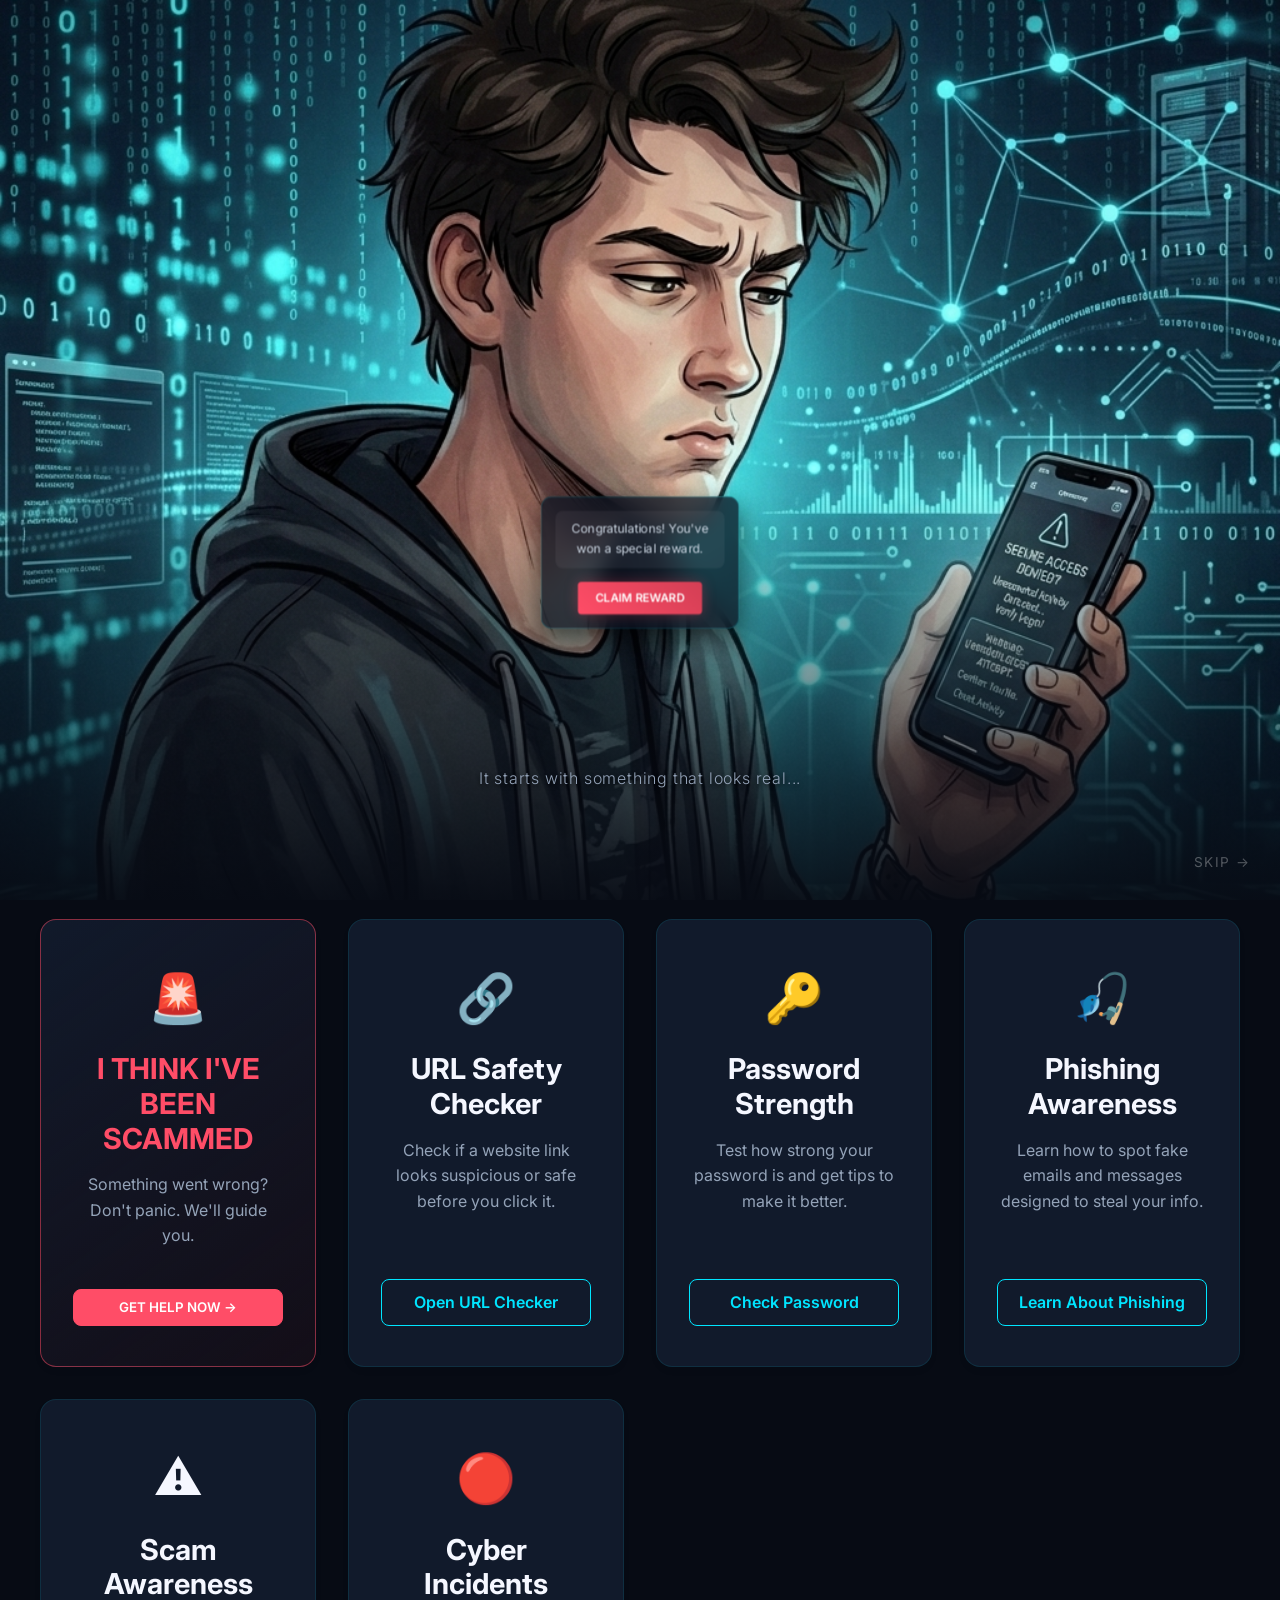
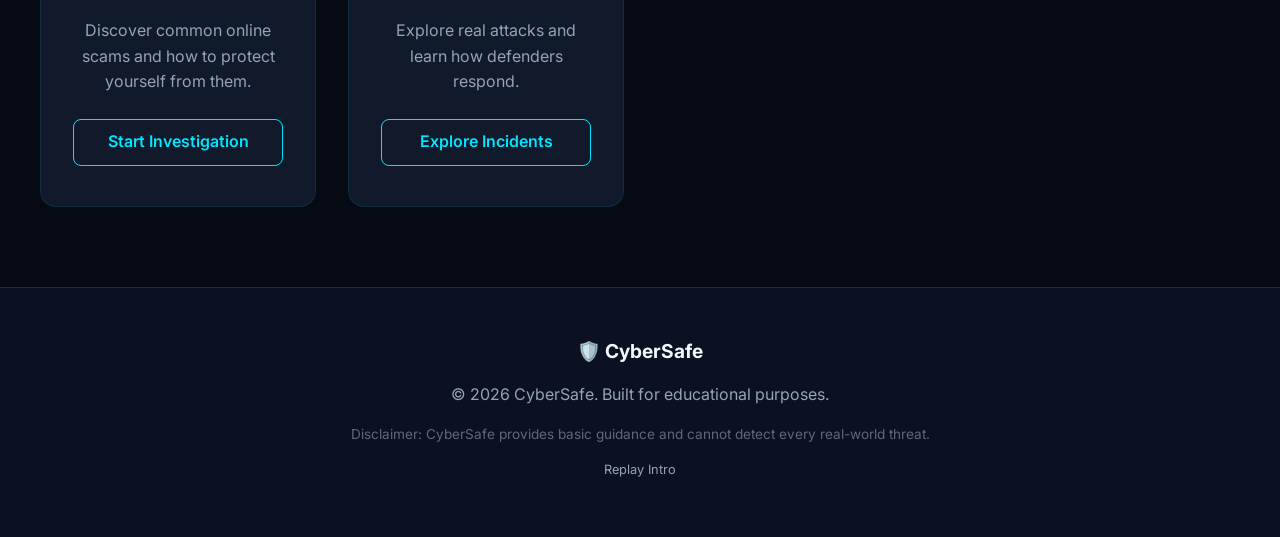
<file: index.html>
<!DOCTYPE html>
<html lang="en">
<head>
    <meta charset="UTF-8">
    <meta name="viewport" content="width=device-width, initial-scale=1.0">
    <!-- Title tag optimized for search engines -->
    <title>CyberSafe | Your Guide to Online Security</title>
    
    <!-- Link to our CSS file for styling -->
    <link rel="stylesheet" href="style.css">
    
    <!-- Google Fonts for modern typography -->
    <link href="https://fonts.googleapis.com/css2?family=Inter:wght@300;400;600;700&display=swap" rel="stylesheet">
    
    <!-- Cinematic Intro Styles -->
    <link rel="stylesheet" href="intro.css">

    <!-- Emergency Feature Styles -->
    <link rel="stylesheet" href="emergency.css">
</head>
<body>
    <!-- Cinematic Intro Overlay -->
    <div id="cybersafe-intro" class="story-mode">
        <!-- Scene 1: Person 1 + Scam -->
        <div class="intro-scene" id="scene-1">
            <img src="./assets/intro-scene-1-fixed.png" class="human-bg" alt="Scene 1" onerror="console.error('CyberSafe Intro Image Failed: intro-scene-1-fixed.png')">
            <div class="device-ui phone-ui">
                <div class="msg-bubble">Congratulations! You've won a special reward.</div>
                <div class="scam-btn">CLAIM REWARD</div>
            </div>
            <div class="scene-caption">It starts with something that looks real...</div>
        </div>

        <!-- Scene 2: Person 2 + Suspicious Link -->
        <div class="intro-scene" id="scene-2">
            <img src="./assets/intro-scene-2-fixed.png" class="human-bg" alt="Scene 2" onerror="console.error('CyberSafe Intro Image Failed: intro-scene-2-fixed.png')">
            <div class="device-ui laptop-ui">
                <div class="msg-bubble">Your account needs verification.</div>
                <div class="scam-link">Verify Now</div>
                <div class="warning-box">SUSPICIOUS LINK</div>
            </div>
            <div class="scene-caption">A message. A link. One small click...</div>
        </div>

        <!-- Scene 3: Person 3 + Fake Login -->
        <div class="intro-scene" id="scene-3">
            <img src="./assets/intro-scene-3-fixed.png" class="human-bg" alt="Scene 3" onerror="console.error('CyberSafe Intro Image Failed: intro-scene-3-fixed.png')">
            <div class="device-ui laptop-ui">
                <div class="login-header">SECURE LOGIN</div>
                <div class="fake-input">User ID</div>
                <div class="fake-input">Password</div>
                <div class="scam-btn login-btn">LOGIN</div>
                <div class="warning-box red-alert">FAKE LOGIN PAGE</div>
            </div>
            <div class="scene-caption danger-text">YOUR DATA. YOUR RISK.</div>
        </div>

        <!-- Scene 4 & 5 & 6: Activation & Wave -->
        <div class="intro-scene" id="scene-activate">
            <div class="shield-constructor">
                <div class="ring outer"></div>
                <div class="ring inner"></div>
                <div class="particles"></div>
                <span class="shield-icon">🛡️</span>
            </div>
            <div class="hud-text threat">THREAT DETECTED</div>
            <div class="hud-text protection">CYBERSAFE PROTECTION ACTIVATED</div>
            <div class="protection-wave"></div>
        </div>

        <!-- Scene 7: Three people together -->
        <div class="intro-scene" id="scene-together">
            <div class="cards-container">
                <div class="concept-card">SCAM</div>
                <div class="concept-card center-card">
                    <span class="shield-small">🛡️</span>
                    <div class="core-values">AWARENESS.<br>PROTECTION.<br>SAFETY.</div>
                </div>
                <div class="concept-card">PHISHING</div>
                <div class="concept-card bottom-card">FAKE LOGIN</div>
            </div>
        </div>

        <!-- Scene 8: Brand Reveal -->
        <div class="intro-scene" id="scene-reveal">
            <span class="intro-shield final-shield">🛡️</span>
            <h1 class="intro-title">CYBERSAFE</h1>
            <p class="intro-tagline">YOUR DIGITAL SAFETY COMPANION</p>
        </div>

        <button class="intro-skip" id="intro-skip-btn">SKIP &rarr;</button>
    </div>

    <!-- Navigation Bar -->
    <header>
        <nav class="navbar">
            <div class="logo">
                <span class="shield-icon">🛡️</span> CyberSafe
            </div>
            <ul class="nav-links" id="nav-links">
                <li><a href="#home">Home</a></li>
                <li><a href="#tools">Tools</a></li>
                <li><a href="about.html">About</a></li>
            </ul>
            <div class="nav-actions">
                <button id="theme-toggle-btn" class="theme-toggle" aria-label="Toggle Theme">
                    ☀️
                </button>
                <!-- Mobile Menu Toggle Button -->
                <button class="menu-toggle" id="mobile-menu-btn" aria-label="Toggle Menu">
                    ☰
                </button>
            </div>
        </nav>
    </header>

    <!-- Hero Section: The first thing users see -->
    <section id="home" class="hero">
        <div class="hero-content">
            <h1>Stay Safe in the Digital World</h1>
            <p>CyberSafe helps normal users understand basic cybersecurity risks, check suspicious links, and make safer decisions online.</p>
            <a href="#tools" class="cta-button">Explore Tools</a>
        </div>
    </section>

    <!-- Main Features / Tools Section -->
    <section id="tools" class="features">
        <div class="container">
            <h2 class="section-title">Cybersecurity Tools & Awareness</h2>
            <p class="section-subtitle">Practical guides and tools to help you secure your online presence.</p>
            
            <div class="grid">
                <!-- EMERGENCY FEATURE CARD -->
                <div class="card emergency-entry-card" id="emergency-entry-btn">
                    <div class="card-icon emergency-pulse">🚨</div>
                    <h3>I THINK I'VE BEEN SCAMMED</h3>
                    <p>Something went wrong? Don't panic. We'll guide you.</p>
                    <button class="card-btn emergency-btn">GET HELP NOW &rarr;</button>
                </div>

                <!-- Tool 1: URL Checker -->
                <div class="card">
                    <div class="card-icon">🔗</div>
                    <h3>URL Safety Checker</h3>
                    <p>Check if a website link looks suspicious or safe before you click it.</p>
                    <a href="url-checker.html" class="card-btn" style="border-color: var(--accent-cyan); color: var(--accent-cyan); opacity: 1; cursor: pointer; text-decoration: none;">Open URL Checker</a>
                </div>

                <!-- Tool 2: Password Strength -->
                <div class="card">
                    <div class="card-icon">🔑</div>
                    <h3>Password Strength</h3>
                    <p>Test how strong your password is and get tips to make it better.</p>
                    <a href="password-checker.html" class="card-btn" style="border-color: var(--accent-cyan); color: var(--accent-cyan); opacity: 1; cursor: pointer; text-decoration: none;">Check Password</a>
                </div>

                <!-- Tool 3: Phishing Awareness -->
                <div class="card">
                    <div class="card-icon">🎣</div>
                    <h3>Phishing Awareness</h3>
                    <p>Learn how to spot fake emails and messages designed to steal your info.</p>
                    <a href="phishing-awareness.html" class="card-btn" style="border-color: var(--accent-cyan); color: var(--accent-cyan); opacity: 1; cursor: pointer; text-decoration: none;">Learn About Phishing</a>
                </div>

                <!-- Tool 4: Scam Awareness -->
                <div class="card">
                    <div class="card-icon">⚠️</div>
                    <h3>Scam Awareness</h3>
                    <p>Discover common online scams and how to protect yourself from them.</p>
                    <a href="scam-awareness.html" class="card-btn" style="border-color: var(--accent-cyan); color: var(--accent-cyan); opacity: 1; cursor: pointer; text-decoration: none;">Start Investigation</a>
                </div>

                <!-- Tool 5: Cyber Incidents -->
                <div class="card">
                    <div class="card-icon">🔴</div>
                    <h3>Cyber Incidents</h3>
                    <p>Explore real attacks and learn how defenders respond.</p>
                    <a href="cyber-incidents.html" class="card-btn" style="border-color: var(--accent-cyan); color: var(--accent-cyan); opacity: 1; cursor: pointer; text-decoration: none;">Explore Incidents</a>
                </div>
            </div>
        </div>
    </section>

    <!-- Footer -->
    <footer>
        <div class="footer-content">
            <div class="footer-logo">🛡️ CyberSafe</div>
            <p>&copy; 2026 CyberSafe. Built for educational purposes.</p>
            <p class="disclaimer">Disclaimer: CyberSafe provides basic guidance and cannot detect every real-world threat.</p>
            <p style="margin-top: 10px;"><a href="#" id="replay-intro-btn" style="color: var(--text-secondary); font-size: 0.8rem; text-decoration: none; transition: color 0.3s;" onmouseover="this.style.color='var(--accent-cyan)'" onmouseout="this.style.color='var(--text-secondary)'">Replay Intro</a></p>
        </div>
    </footer>

    <!-- EMERGENCY FEATURE MODAL -->
    <div id="emergency-modal" class="emergency-modal hidden">
        <div class="emergency-header">
            <div class="em-logo">🛡️ CYBERSAFE</div>
            <div class="em-title">EMERGENCY CENTER</div>
            <p class="em-subtitle">"Don't panic. Tell us what happened."</p>
        </div>

        <div class="emergency-content" id="em-content">
            <!-- Step 1: WHAT HAPPENED? -->
            <div class="em-step active" id="em-step-1">
                <h2 class="em-step-title">WHAT HAPPENED?</h2>
                <div class="em-grid">
                    <div class="em-card" data-scenario="money">
                        <div class="em-icon">💳</div>
                        <div class="em-card-text">I SENT MONEY</div>
                    </div>
                    <div class="em-card" data-scenario="link">
                        <div class="em-icon">🔗</div>
                        <div class="em-card-text">I CLICKED A LINK</div>
                    </div>
                    <div class="em-card" data-scenario="password">
                        <div class="em-icon">🔐</div>
                        <div class="em-card-text">I SHARED MY PASSWORD / OTP</div>
                    </div>
                    <div class="em-card" data-scenario="app">
                        <div class="em-icon">📱</div>
                        <div class="em-card-text">I INSTALLED A SUSPICIOUS APP</div>
                    </div>
                    <div class="em-card" data-scenario="account">
                        <div class="em-icon">👤</div>
                        <div class="em-card-text">MY ACCOUNT HAS A PROBLEM</div>
                    </div>
                    <div class="em-card" data-scenario="notsure">
                        <div class="em-icon">🤷</div>
                        <div class="em-card-text">I'M NOT SURE</div>
                    </div>
                </div>
            </div>

            <!-- Step 2: ACT NOW -->
            <div class="em-step hidden" id="em-step-2">
                <button class="em-back-btn" id="em-back-1">&larr; Back</button>
                <div class="em-visual-scene" id="em-visual-scene">
                    <!-- Visual injected via JS -->
                </div>
                
                <h2 class="em-step-title" style="color: var(--warning);">⚠️ ACT NOW</h2>
                <p class="em-step-subtitle" id="em-act-subtitle">You may need to act quickly.</p>
                
                <div class="em-actions" id="em-actions-list">
                    <!-- Actions injected via JS -->
                </div>

                <div class="em-warning-card">
                    <h3 style="color: var(--danger);">⚠️ DON'T MAKE IT WORSE</h3>
                    <ul class="em-warning-list" id="em-warning-list">
                        <li>❌ Don't send more money</li>
                        <li>❌ Don't share OTP/passwords</li>
                        <li>❌ Don't give remote access</li>
                        <li>❌ Don't continue following instructions</li>
                    </ul>
                </div>

                <div class="em-proof-card" id="em-proof-section">
                    <h3>📸 KEEP THE PROOF</h3>
                    <p>Save screenshots, messages and transaction details.</p>
                    <p class="em-small-text">🔒 Keep your evidence private.</p>
                </div>

                <button class="em-primary-btn" id="em-done-btn">✓ I'VE DONE THIS</button>
            </div>

            <!-- Step 3: YOU'RE DONE -->
            <div class="em-step hidden" id="em-step-3">
                <div class="em-success-icon">🛡️</div>
                <h2 class="em-step-title" style="color: var(--success);">GOOD JOB!</h2>
                <p class="em-step-subtitle">You've completed the important steps for now.</p>
                
                <div class="em-checkmarks">
                    <div class="em-check">✓ Secure</div>
                    <div class="em-check">✓ Check</div>
                    <div class="em-check">✓ Protect</div>
                </div>
                
                <p class="em-small-text" style="margin: 1.5rem 0; opacity: 0.8;">Keep monitoring your account and use the official support/reporting options if you still have concerns.</p>

                <div class="em-prevention">
                    <h3>🧠 NEXT TIME</h3>
                    <div class="em-prev-tips">
                        <div class="em-prev-tip"><span>🔗</span> Don't blindly click links</div>
                        <div class="em-prev-tip"><span>🔐</span> Never share OTPs or passwords</div>
                        <div class="em-prev-tip"><span>⏸️</span> Stop when someone creates urgency or fear</div>
                    </div>
                    <div class="em-prev-flow">
                        STOP &rarr; THINK &rarr; VERIFY &rarr; ACT
                    </div>
                </div>
            </div>
        </div>
        
        <div class="em-footer">
            <button class="em-close-btn" id="em-close-btn">&larr; BACK TO CYBERSAFE</button>
            <p class="em-disclaimer">CyberSafe provides general cybersecurity guidance and cannot confirm whether an account, device or transaction is compromised. For serious incidents, contact the relevant official service or authority.</p>
        </div>
    </div>

    <!-- Link to our JavaScript file for interactivity -->
    <script src="script.js"></script>
    
    <!-- Cinematic Intro Logic -->
    <script src="intro.js"></script>

    <!-- Emergency Feature Logic -->
    <script src="emergency.js"></script>
</body>
</html>
</file>
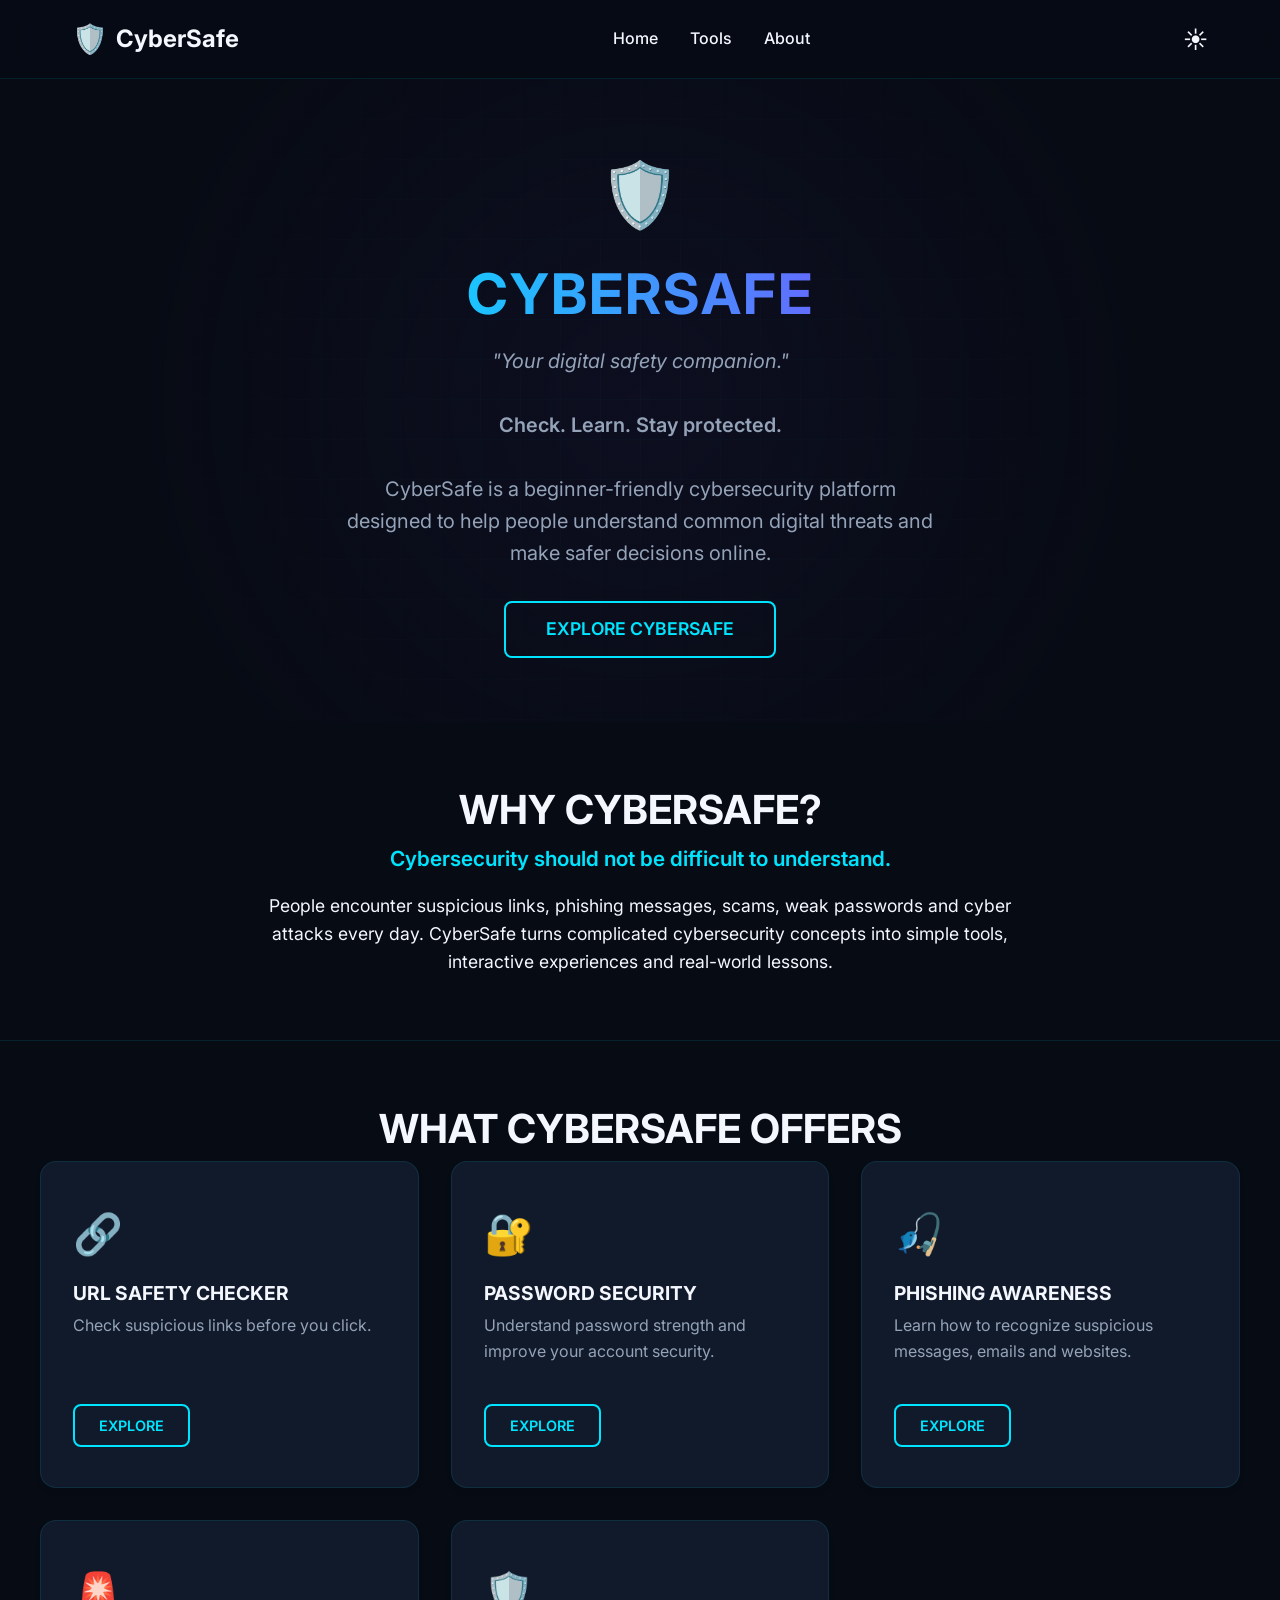
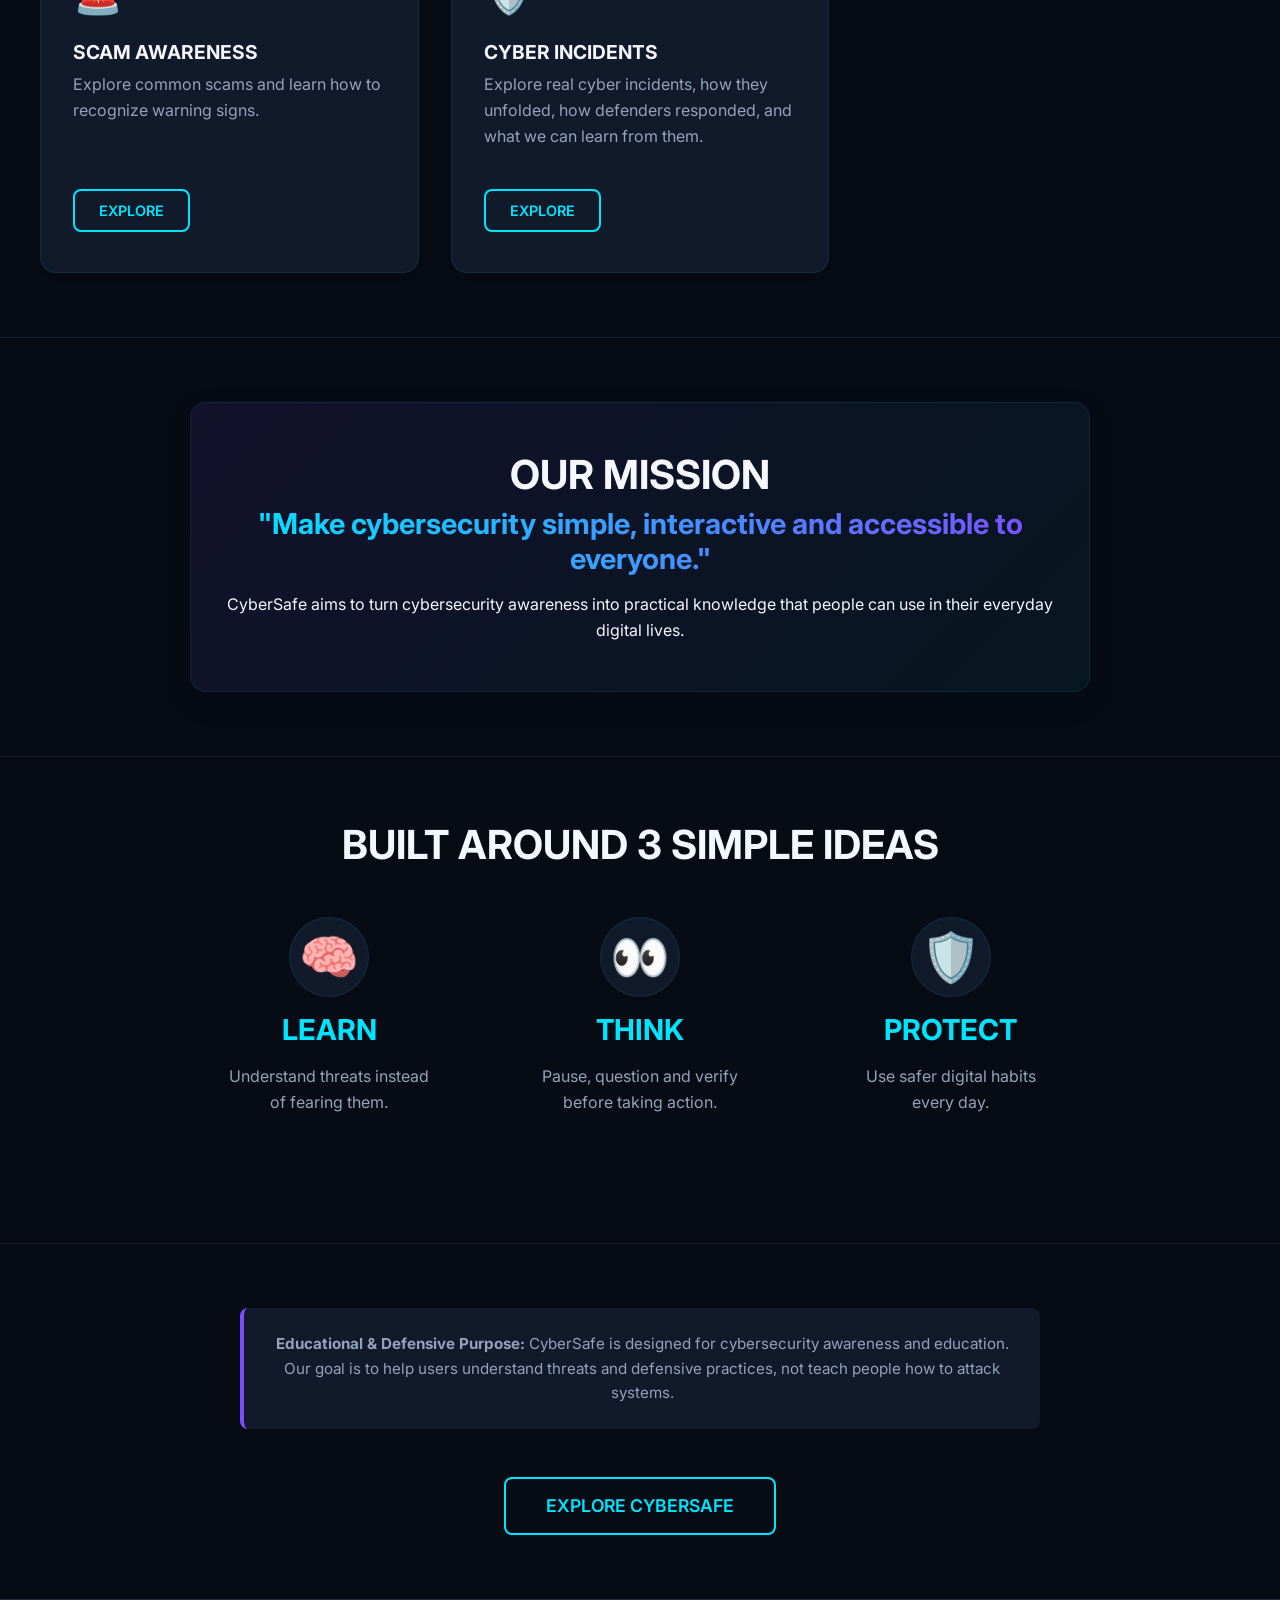
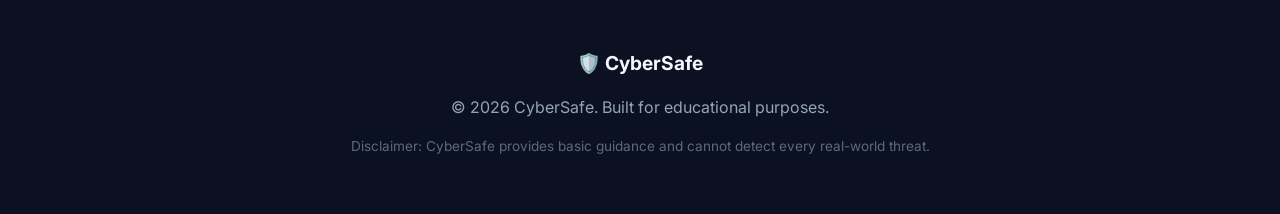
<file: about.html>
<!DOCTYPE html>
<html lang="en">
<head>
    <meta charset="UTF-8">
    <meta name="viewport" content="width=device-width, initial-scale=1.0">
    <!-- Title tag optimized for search engines -->
    <title>CyberSafe | About Us</title>
    
    <!-- Link to our CSS file for styling -->
    <link rel="stylesheet" href="style.css">
    
    <!-- Google Fonts for modern typography -->
    <link href="https://fonts.googleapis.com/css2?family=Inter:wght@300;400;600;700&display=swap" rel="stylesheet">
</head>
<body>
    <!-- Navigation Bar -->
    <header>
        <nav class="navbar">
            <div class="logo">
                <span class="shield-icon">🛡️</span> CyberSafe
            </div>
            <ul class="nav-links" id="nav-links">
                <li><a href="index.html#home">Home</a></li>
                <li><a href="index.html#tools">Tools</a></li>
                <li><a href="about.html">About</a></li>
            </ul>
            <div class="nav-actions">
                <button id="theme-toggle-btn" class="theme-toggle" aria-label="Toggle Theme">
                    ☀️
                </button>
                <!-- Mobile Menu Toggle Button -->
                <button class="menu-toggle" id="mobile-menu-btn" aria-label="Toggle Menu">
                    ☰
                </button>
            </div>
        </nav>
    </header>

    <!-- 1. About Hero Section -->
    <section class="about-hero hero">
        <div class="hero-content">
            <div class="about-hero-icon">🛡️</div>
            <h1>CYBERSAFE</h1>
            <p class="about-hero-tagline">"Your digital safety companion."</p>
            <p class="about-hero-short">Check. Learn. Stay protected.</p>
            <p class="about-hero-intro">CyberSafe is a beginner-friendly cybersecurity platform designed to help people understand common digital threats and make safer decisions online.</p>
            <a href="index.html#tools" class="cta-button">EXPLORE CYBERSAFE</a>
        </div>
    </section>

    <!-- 2. Why CyberSafe? Section -->
    <section class="about-section why-section">
        <div class="container">
            <h2 class="section-title">WHY CYBERSAFE?</h2>
            <div class="why-content">
                <p class="why-lead">Cybersecurity should not be difficult to understand.</p>
                <p>People encounter suspicious links, phishing messages, scams, weak passwords and cyber attacks every day. CyberSafe turns complicated cybersecurity concepts into simple tools, interactive experiences and real-world lessons.</p>
            </div>
        </div>
    </section>

    <!-- 3. What CyberSafe Offers Section -->
    <section class="about-section features">
        <div class="container">
            <h2 class="section-title">WHAT CYBERSAFE OFFERS</h2>
            
            <div class="grid about-features-grid">
                <!-- CARD 1 -->
                <div class="card about-card">
                    <div class="card-icon">🔗</div>
                    <h3>URL SAFETY CHECKER</h3>
                    <p>Check suspicious links before you click.</p>
                    <a href="url-checker.html" class="cta-button card-explore-btn">EXPLORE</a>
                </div>

                <!-- CARD 2 -->
                <div class="card about-card">
                    <div class="card-icon">🔐</div>
                    <h3>PASSWORD SECURITY</h3>
                    <p>Understand password strength and improve your account security.</p>
                    <a href="password-checker.html" class="cta-button card-explore-btn">EXPLORE</a>
                </div>

                <!-- CARD 3 -->
                <div class="card about-card">
                    <div class="card-icon">🎣</div>
                    <h3>PHISHING AWARENESS</h3>
                    <p>Learn how to recognize suspicious messages, emails and websites.</p>
                    <a href="phishing-awareness.html" class="cta-button card-explore-btn">EXPLORE</a>
                </div>

                <!-- CARD 4 -->
                <div class="card about-card">
                    <div class="card-icon">🚨</div>
                    <h3>SCAM AWARENESS</h3>
                    <p>Explore common scams and learn how to recognize warning signs.</p>
                    <a href="scam-awareness.html" class="cta-button card-explore-btn">EXPLORE</a>
                </div>

                <!-- CARD 5 -->
                <div class="card about-card">
                    <div class="card-icon">🛡️</div>
                    <h3>CYBER INCIDENTS</h3>
                    <p>Explore real cyber incidents, how they unfolded, how defenders responded, and what we can learn from them.</p>
                    <a href="cyber-incidents.html" class="cta-button card-explore-btn">EXPLORE</a>
                </div>
            </div>
        </div>
    </section>

    <!-- 4. Our Mission Section -->
    <section class="about-section mission-section">
        <div class="container">
            <div class="mission-box">
                <h2 class="section-title">OUR MISSION</h2>
                <h3 class="mission-statement">"Make cybersecurity simple, interactive and accessible to everyone."</h3>
                <p>CyberSafe aims to turn cybersecurity awareness into practical knowledge that people can use in their everyday digital lives.</p>
            </div>
        </div>
    </section>

    <!-- 5. 3 Simple Ideas Section -->
    <section class="about-section principles-section">
        <div class="container">
            <h2 class="section-title">BUILT AROUND 3 SIMPLE IDEAS</h2>
            
            <div class="grid ideas-grid">
                <!-- Idea 1 -->
                <div class="card idea-card">
                    <div class="card-icon">🧠</div>
                    <h3>LEARN</h3>
                    <p>Understand threats instead of fearing them.</p>
                </div>

                <!-- Idea 2 -->
                <div class="card idea-card">
                    <div class="card-icon">👀</div>
                    <h3>THINK</h3>
                    <p>Pause, question and verify before taking action.</p>
                </div>

                <!-- Idea 3 -->
                <div class="card idea-card">
                    <div class="card-icon">🛡️</div>
                    <h3>PROTECT</h3>
                    <p>Use safer digital habits every day.</p>
                </div>
            </div>
        </div>
    </section>

    <!-- 6. Educational Purpose Section -->
    <section class="about-section educational-section">
        <div class="container">
            <div class="educational-note">
                <p><strong>Educational &amp; Defensive Purpose:</strong> CyberSafe is designed for cybersecurity awareness and education. Our goal is to help users understand threats and defensive practices, not teach people how to attack systems.</p>
            </div>
            
            <div class="about-final-cta">
                <a href="index.html#tools" class="cta-button">EXPLORE CYBERSAFE</a>
            </div>
        </div>
    </section>

    <!-- Footer -->
    <footer>
        <div class="footer-content">
            <div class="footer-logo">🛡️ CyberSafe</div>
            <p>&copy; 2026 CyberSafe. Built for educational purposes.</p>
            <p class="disclaimer">Disclaimer: CyberSafe provides basic guidance and cannot detect every real-world threat.</p>
        </div>
    </footer>

    <!-- Link to our JavaScript file for interactivity -->
    <script src="script.js"></script>
</body>
</html>
</file>
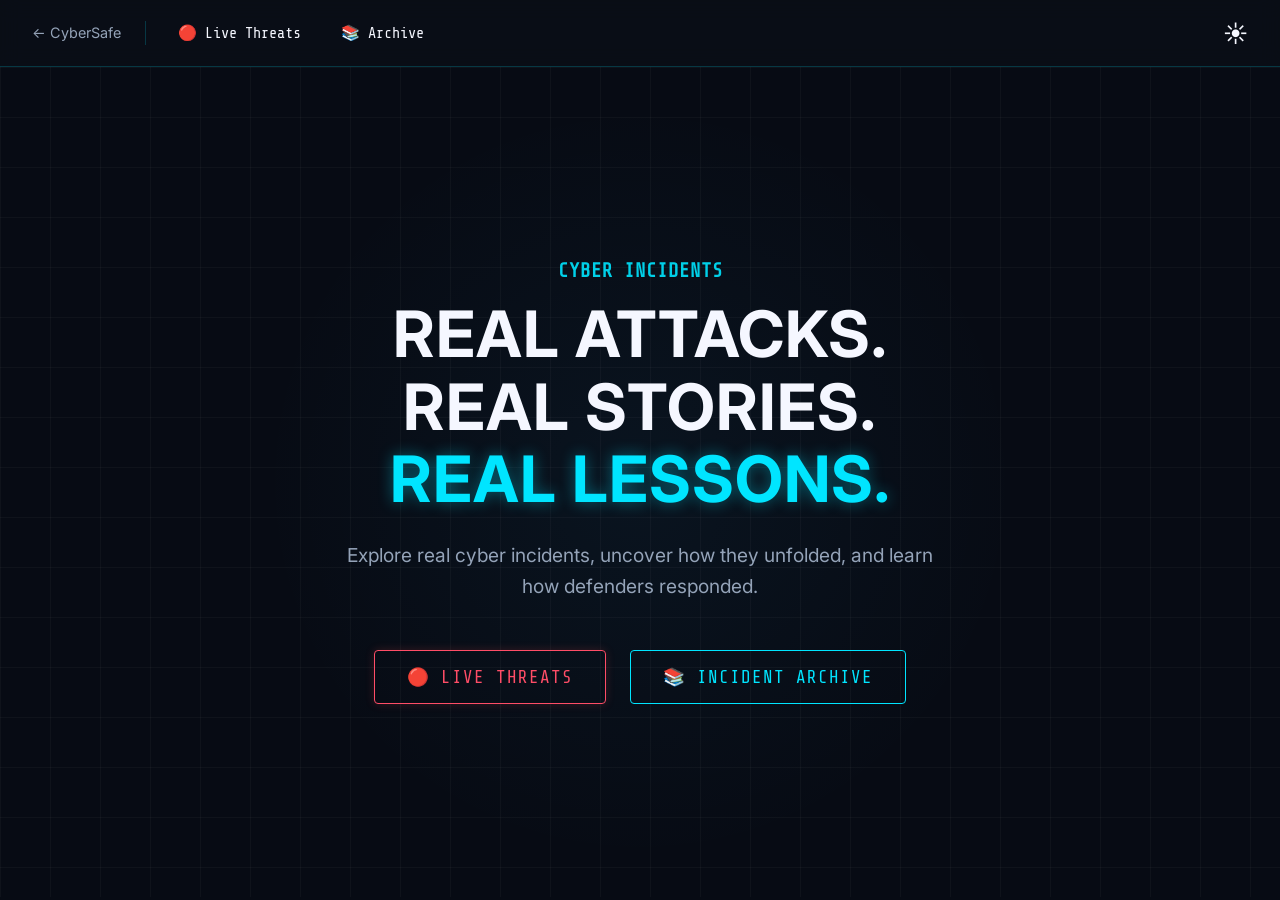
<file: cyber-incidents.html>
<!DOCTYPE html>
<html lang="en" data-theme="dark">
<head>
    <meta charset="UTF-8">
    <meta name="viewport" content="width=device-width, initial-scale=1.0">
    <title>Cyber Incidents | CyberSafe</title>
    
    <!-- Core styles for fonts and basic theme -->
    <link rel="stylesheet" href="style.css">
    
    <!-- Specific styles for the Cyber Incidents feature -->
    <link rel="stylesheet" href="cyber-incidents.css">
    
    <!-- Google Fonts -->
    <link href="https://fonts.googleapis.com/css2?family=Inter:wght@300;400;600;700&family=Share+Tech+Mono&display=swap" rel="stylesheet">
</head>
<body class="cyber-incidents-body">

    <!-- Top Navigation -->
    <header class="incident-nav">
        <div class="nav-left">
            <a href="index.html" class="back-link">← CyberSafe</a>
            <button class="nav-btn" onclick="navigateTo('screen-live-threats')">🔴 Live Threats</button>
            <button class="nav-btn" onclick="navigateTo('screen-archive')">📚 Archive</button>
        </div>
        
        <div class="nav-center hidden" id="case-nav">
            <button class="nav-btn case-nav-btn" onclick="navigateTo('screen-anatomy')">🧬 Anatomy</button>
            <button class="nav-btn case-nav-btn" onclick="navigateTo('screen-investigation')">🕵️ Investigation</button>
            <button class="nav-btn case-nav-btn" onclick="navigateTo('screen-defender')">🛡️ Defense</button>
            <button class="nav-btn case-nav-btn" onclick="navigateTo('screen-score')">📊 Results</button>
        </div>
        
        <div class="nav-actions">
            <button id="theme-toggle-btn" class="theme-toggle" aria-label="Toggle Theme">
                ☀️
            </button>
        </div>
    </header>

    <!-- Main Container for Single Page Application Feel -->
    <main id="app-container">
        
        <!-- 🎬 SCREEN: LANDING (Entry Screen) -->
        <section id="screen-landing" class="screen active-screen">
            <div class="landing-content">
                <div class="cinematic-title-group">
                    <h2 class="sub-label">CYBER INCIDENTS</h2>
                    <h1 class="main-title">
                        <span class="glitch-text" data-text="REAL ATTACKS.">REAL ATTACKS.</span><br>
                        <span class="glitch-text" data-text="REAL STORIES.">REAL STORIES.</span><br>
                        <span class="glitch-text highlight-text" data-text="REAL LESSONS.">REAL LESSONS.</span>
                    </h1>
                    <p class="subtitle">Explore real cyber incidents, uncover how they unfolded, and learn how defenders responded.</p>
                </div>
                
                <div class="action-buttons">
                    <button class="btn-primary" onclick="navigateTo('screen-live-threats')">🔴 LIVE THREATS</button>
                    <button class="btn-secondary" onclick="navigateTo('screen-archive')">📚 INCIDENT ARCHIVE</button>
                </div>
            </div>
            <!-- Decorative background elements -->
            <div class="grid-overlay"></div>
            <div class="glow-orb"></div>
        </section>

        <!-- 🔴 SCREEN: LIVE THREATS -->
        <section id="screen-live-threats" class="screen hidden-screen">
            <div class="container">
                <div class="screen-header">
                    <h2>🔴 LIVE THREAT CENTER</h2>
                    <p>Current active cybersecurity incidents and campaigns.</p>
                    <button class="btn-outline back-to-home" onclick="navigateTo('screen-landing')">← Home</button>
                </div>
                
                <!-- Fed by JavaScript -->
                <div id="live-threats-feed" class="threats-grid">
                    <!-- Dynamic Threat Cards will be injected here -->
                </div>
                <div class="demo-notice"><strong>DEMO DATA</strong> - This feed is for educational purposes.</div>
            </div>
        </section>

        <!-- 📚 SCREEN: INCIDENT ARCHIVE -->
        <section id="screen-archive" class="screen hidden-screen">
            <div class="container">
                <div class="screen-header">
                    <h2>📚 INCIDENT ARCHIVE</h2>
                    <p>Historical attacks that shaped modern cybersecurity.</p>
                    <button class="btn-outline back-to-home" onclick="navigateTo('screen-landing')">← Home</button>
                </div>

                <!-- Filters -->
                <div class="archive-filters">
                    <input type="text" id="archive-search" placeholder="Search incidents...">
                    <select id="archive-type-filter">
                        <option value="all">All Types</option>
                        <option value="Ransomware">Ransomware</option>
                        <option value="Malware">Malware</option>
                        <option value="Data Breach">Data Breach</option>
                    </select>
                </div>

                <!-- Archive Grid structure -->
                <div id="archive-list" class="threats-grid">
                    <!-- Dynamic Nodes injected by JS -->
                </div>
            </div>
        </section>

        <!-- Placeholders for future phases (Phase 2-5) -->
        <!-- 🗂️ SCREEN: INCIDENT FILE -->
        <section id="screen-incident-file" class="screen hidden-screen">
            <div class="container incident-file-container">
                <div class="case-folder">
                    <div class="case-header">
                        <span class="classification">CONFIDENTIAL CASE FILE</span>
                        <h2 id="case-title" class="case-title-large">WANNACRY</h2>
                    </div>
                    
                    <div class="case-meta-grid">
                        <div class="meta-item">
                            <span class="meta-label">DATE</span>
                            <span id="case-date" class="meta-value">May 2017</span>
                        </div>
                        <div class="meta-item">
                            <span class="meta-label">TYPE</span>
                            <span id="case-type" class="meta-value">Ransomware</span>
                        </div>
                        <div class="meta-item">
                            <span class="meta-label">SCALE</span>
                            <span id="case-scale" class="meta-value">Global</span>
                        </div>
                        <div class="meta-item">
                            <span class="meta-label">STATUS</span>
                            <span id="case-status" class="meta-value status-historical">Historical Incident</span>
                        </div>
                    </div>
                    
                    <div class="case-summary">
                        <h3>EXECUTIVE SUMMARY</h3>
                        <p id="case-summary-text">Loading...</p>
                    </div>
                    
                    <div class="case-actions">
                        <button class="btn-outline" onclick="navigateTo('screen-archive')">← Cancel</button>
                        <button class="btn-primary" onclick="startInvestigation()">ENTER INVESTIGATION →</button>
                    </div>
                </div>
            </div>
        </section>

        <!-- 📅 SCREEN: TIMELINE -->
        <section id="screen-timeline" class="screen hidden-screen">
            <div class="container">
                <div class="screen-header">
                    <h2>📅 INCIDENT TIMELINE</h2>
                    <p>How the attack unfolded step by step.</p>
                    <button class="btn-outline back-to-home" onclick="navigateTo('screen-incident-file')">← Case File</button>
                </div>
                
                <div class="interactive-timeline-layout">
                    <!-- Left sidebar for timeline steps -->
                    <div class="timeline-steps" id="incident-timeline-steps">
                        <!-- Injected by JS -->
                    </div>
                    
                    <!-- Right content area for the selected timeline detail -->
                    <div class="timeline-detail-panel" id="timeline-detail-panel">
                        <h3 class="detail-placeholder">Select a timeline event to view details.</h3>
                    </div>
                </div>
                
                <div class="next-phase-action">
                    <button class="btn-secondary" onclick="navigateTo('screen-anatomy')">PROCEED TO ATTACK ANATOMY →</button>
                </div>
            </div>
        </section>

        <!-- 🧬 SCREEN 5: ATTACK ANATOMY -->
        <section id="screen-anatomy" class="screen hidden-screen">
            <div class="container">
                <div class="screen-header">
                    <h2>🧬 ATTACK ANATOMY</h2>
                    <p>Understanding the kill chain. How did the attack progress?</p>
                    <button class="btn-outline back-to-home" onclick="navigateTo('screen-timeline')">← Timeline</button>
                </div>
                
                <div class="attack-chain-layout">
                    <div id="anatomy-chain" class="anatomy-chain">
                        <!-- Anatomy cards injected by JS -->
                    </div>
                </div>
                
                <div class="next-phase-action">
                    <button class="btn-secondary" onclick="navigateTo('screen-investigation')">ENTER INVESTIGATION MODE →</button>
                </div>
            </div>
        </section>

        <!-- 🕵️ SCREEN 6 & 7: INVESTIGATION & EVIDENCE BOARD -->
        <section id="screen-investigation" class="screen hidden-screen">
            <div class="container">
                <div class="screen-header">
                    <h2>🕵️ INVESTIGATION BOARD</h2>
                    <p>Review the evidence left behind.</p>
                    <button class="btn-outline back-to-home" onclick="navigateTo('screen-anatomy')">← Attack Anatomy</button>
                </div>
                
                <div class="investigation-layout">
                    <!-- Categories -->
                    <div class="investigation-categories">
                        <button class="inv-category-btn active" onclick="selectInvestigationCategory('network')">🌐 NETWORK</button>
                        <button class="inv-category-btn" onclick="selectInvestigationCategory('system')">💻 SYSTEM</button>
                        <button class="inv-category-btn" onclick="selectInvestigationCategory('files')">📄 FILES</button>
                        <button class="inv-category-btn" onclick="selectInvestigationCategory('alerts')">⚠️ ALERTS</button>
                    </div>
                    
                    <!-- Evidence Board -->
                    <div class="evidence-board" id="evidence-board">
                        <!-- Evidence cards injected by JS -->
                        <h3 class="detail-placeholder">Select a category to view evidence.</h3>
                    </div>
                </div>
                
                <div class="next-phase-action">
                    <button class="btn-secondary" onclick="navigateTo('screen-impact')">VIEW IMPACT ASSESSMENT →</button>
                </div>
            </div>
        </section>

        <!-- 🌍 SCREEN 8: IMPACT -->
        <section id="screen-impact" class="screen hidden-screen">
            <div class="container">
                <div class="screen-header">
                    <h2>📊 IMPACT ASSESSMENT</h2>
                    <p>The real-world consequences of the incident.</p>
                    <button class="btn-outline back-to-home" onclick="navigateTo('screen-investigation')">← Investigation</button>
                </div>
                
                <div class="impact-grid" id="impact-grid">
                    <!-- Impact stats injected by JS -->
                </div>
                
                <div class="next-phase-action">
                    <button class="btn-primary" onclick="navigateTo('screen-defender')">JOIN SECURITY TEAM →</button>
                </div>
            </div>
        </section>

        <!-- 🛡️ SCREEN 9: DEFENDER MODE (SCENARIO) -->
        <section id="screen-defender" class="screen hidden-screen">
            <div class="container incident-file-container">
                <div class="defender-scenario-card">
                    <div class="classification" style="border-color: var(--cyber-accent); color: var(--cyber-accent);">ACTIVE SIMULATION</div>
                    <h2>🛡️ YOU ARE THE SECURITY TEAM</h2>
                    
                    <div class="scenario-context" id="scenario-context">
                        <!-- Context injected by JS -->
                    </div>
                    
                    <h3 id="scenario-question" class="scenario-question">What should the security team do first?</h3>
                    
                    <div class="scenario-options" id="scenario-options">
                        <!-- Options injected by JS -->
                    </div>
                    
                    <div id="scenario-feedback" class="scenario-feedback hidden-screen">
                        <h3 id="feedback-title"></h3>
                        <p id="feedback-desc"></p>
                        <button class="btn-secondary" onclick="navigateTo('screen-response')">VIEW ACTUAL RESPONSE →</button>
                    </div>
                </div>
            </div>
        </section>

        <!-- 🛡️ SCREEN 10: RESPONSE (HOW IT WAS STOPPED) -->
        <section id="screen-response" class="screen hidden-screen">
            <div class="container">
                <div class="screen-header">
                    <h2>🛡️ INCIDENT RESPONSE</h2>
                    <p>How defenders managed and contained the threat.</p>
                    <button class="btn-outline back-to-home" onclick="navigateTo('screen-defender')">← Defender Mode</button>
                </div>
                
                <div class="response-timeline" id="response-timeline">
                    <!-- Response steps injected by JS -->
                </div>
                
                <div class="next-phase-action">
                    <button class="btn-secondary" onclick="navigateTo('screen-lessons')">PROCEED TO LESSONS →</button>
                </div>
            </div>
        </section>

        <!-- 🎓 SCREEN 11: WHAT WE LEARNED -->
        <section id="screen-lessons" class="screen hidden-screen">
            <div class="container">
                <div class="screen-header">
                    <h2>🎓 WHAT WE LEARNED</h2>
                    <p>Key defensive takeaways from this incident.</p>
                    <button class="btn-outline back-to-home" onclick="navigateTo('screen-response')">← Incident Response</button>
                </div>
                
                <div class="lessons-grid" id="lessons-grid">
                    <!-- Lessons injected by JS -->
                </div>
                
                <div class="next-phase-action">
                    <button class="btn-primary" onclick="navigateTo('screen-challenge')">TEST YOUR KNOWLEDGE →</button>
                </div>
            </div>
        </section>

        <!-- 🧠 SCREEN 12: MINI CHALLENGE -->
        <section id="screen-challenge" class="screen hidden-screen">
            <div class="container incident-file-container">
                <div class="challenge-card">
                    <div class="screen-header" style="border:none; margin-bottom:1rem; padding:0;">
                        <span class="classification" style="border-color:#eab308; color:#eab308;">KNOWLEDGE CHECK</span>
                        <h2 style="margin-top:1rem;">MINI CHALLENGE</h2>
                        <p>Verify your understanding of the incident.</p>
                    </div>
                    
                    <div class="progress-bar-container">
                        <div class="progress-bar" id="challenge-progress" style="width: 0%;"></div>
                    </div>
                    
                    <div id="question-container" class="question-container">
                        <h3 id="challenge-question-text" class="challenge-question">Question text</h3>
                        <div class="challenge-options" id="challenge-options">
                            <!-- Options injected by JS -->
                        </div>
                    </div>
                    
                    <div id="challenge-feedback" class="challenge-feedback hidden-screen">
                        <h3 id="ch-feedback-title"></h3>
                        <p id="ch-feedback-desc"></p>
                        <button class="btn-secondary" id="next-question-btn" onclick="nextQuestion()">NEXT QUESTION →</button>
                    </div>
                </div>
            </div>
        </section>

        <!-- 🏆 FINAL SCORE -->
        <section id="screen-score" class="screen hidden-screen">
            <div class="container incident-file-container">
                <div class="score-card text-center">
                    <h2 class="case-title-large" style="font-size: 3rem; margin-bottom:1rem;">🏆 INCIDENT ANALYST</h2>
                    <p class="subtitle" style="margin-bottom:2rem;">Investigation Complete</p>
                    
                    <div class="score-grid">
                        <div class="score-item">
                            <span class="score-label">Investigation:</span>
                            <span class="score-value">100%</span>
                        </div>
                        <div class="score-item">
                            <span class="score-label">Evidence Analysis:</span>
                            <span class="score-value">100%</span>
                        </div>
                        <div class="score-item">
                            <span class="score-label">Defensive Decision:</span>
                            <span class="score-value" id="final-defender-score">--</span>
                        </div>
                        <div class="score-item">
                            <span class="score-label">Questions:</span>
                            <span class="score-value" id="final-quiz-score">--</span>
                        </div>
                    </div>
                    
                    <div class="score-message">
                        <p id="score-personalized-message">You have successfully completed this investigation.</p>
                    </div>
                    
                    <div class="action-buttons" style="margin-top:2rem;">
                        <button class="btn-outline" onclick="navigateTo('screen-archive')">RETURN TO ARCHIVE</button>
                        <button class="btn-primary" onclick="navigateTo('screen-landing')">LIVE THREATS</button>
                    </div>
                </div>
            </div>
        </section>

    </main>

    <!-- Global Scripts -->
    <script src="script.js"></script>
    <!-- Feature Data -->
    <script src="cyber-incidents-data.js"></script>
    <!-- Feature Logic -->
    <script src="cyber-incidents.js"></script>
</body>
</html>
</file>
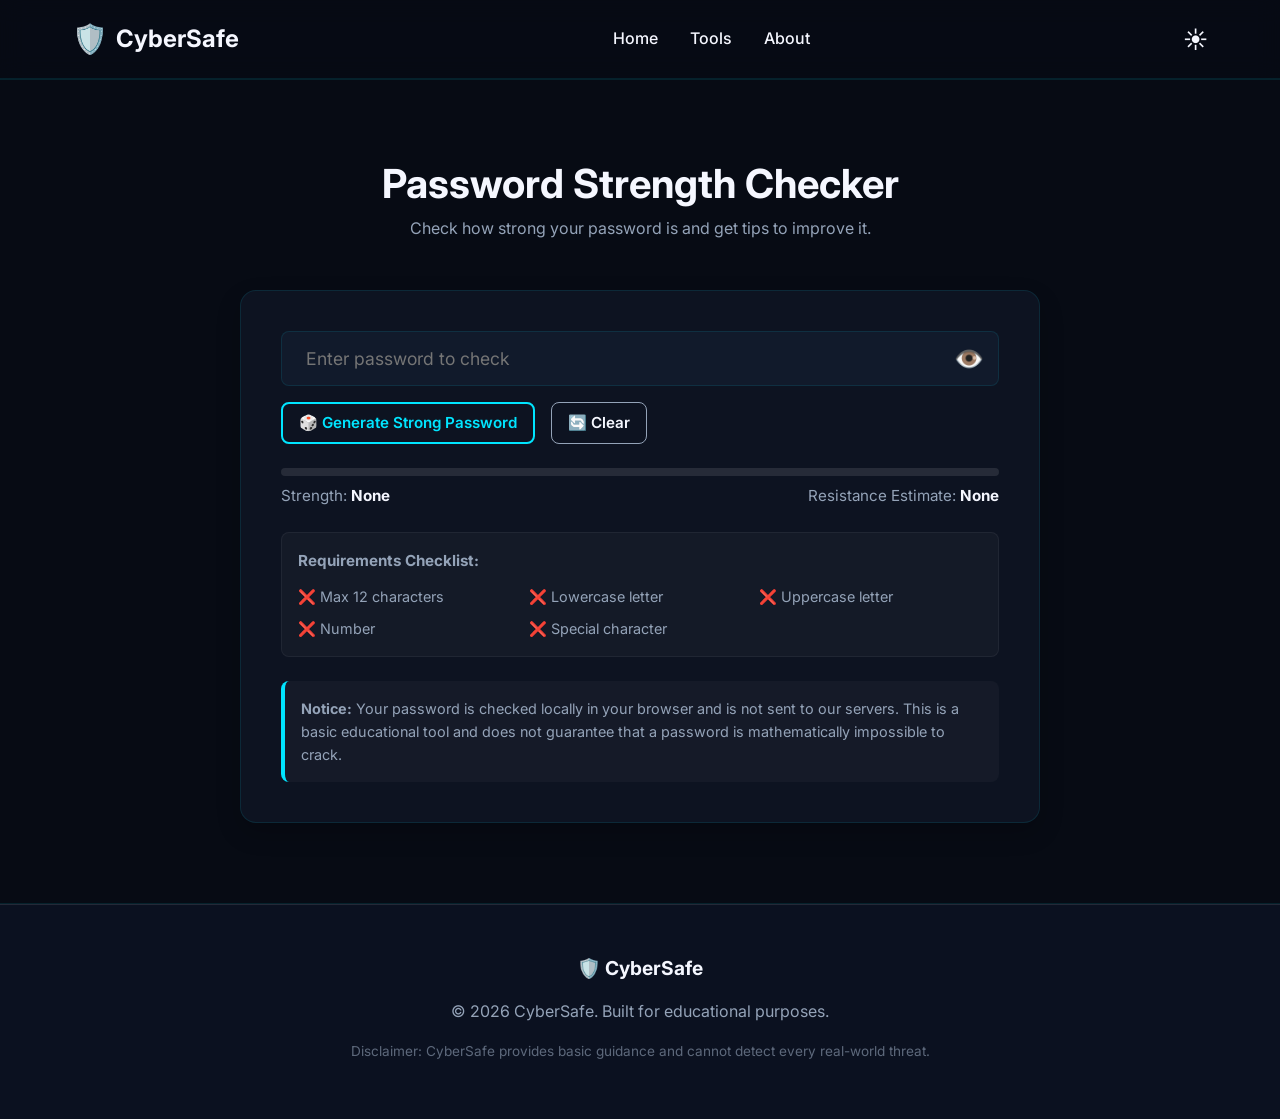
<file: password-checker.html>
<!DOCTYPE html>
<html lang="en">
<head>
    <meta charset="UTF-8">
    <meta name="viewport" content="width=device-width, initial-scale=1.0">
    <title>CyberSafe | Password Strength Checker</title>
    
    <!-- Link to our CSS file for styling -->
    <link rel="stylesheet" href="style.css">
    
    <!-- Google Fonts for modern typography -->
    <link href="https://fonts.googleapis.com/css2?family=Inter:wght@300;400;600;700&display=swap" rel="stylesheet">
</head>
<body>
    <!-- Navigation Bar -->
    <header>
        <nav class="navbar">
            <div class="logo">
                <span class="shield-icon">🛡️</span> CyberSafe
            </div>
            <ul class="nav-links" id="nav-links">
                <li><a href="index.html#home">Home</a></li>
                <li><a href="index.html#tools">Tools</a></li>
                <li><a href="about.html">About</a></li>
            </ul>
            <div class="nav-actions">
                <button id="theme-toggle-btn" class="theme-toggle" aria-label="Toggle Theme">
                    ☀️
                </button>
                <!-- Mobile Menu Toggle Button -->
                <button class="menu-toggle" id="mobile-menu-btn" aria-label="Toggle Menu">
                    ☰
                </button>
            </div>
        </nav>
    </header>

    <!-- Password Checker Section -->
    <section id="password-checker" class="features url-checker-section" style="background-color: var(--bg-primary); min-height: 70vh;">
        <div class="container">
            <h2 class="section-title">Password Strength Checker</h2>
            <p class="section-subtitle">Check how strong your password is and get tips to improve it.</p>
            
            <div class="checker-box">
                <div class="password-input-group" style="margin-bottom: 1rem;">
                    <input type="password" id="pwd-input" placeholder="Enter password to check" aria-label="Password">
                    <button type="button" id="toggle-pwd-btn" class="pwd-toggle-btn" aria-label="Toggle password visibility">👁️</button>
                </div>

                <div class="password-actions" style="display: flex; gap: 1rem; margin-bottom: 1.5rem; flex-wrap: wrap;">
                    <button type="button" id="generate-pwd-btn" class="cta-button" style="padding: 0.6rem 1rem; font-size: 0.95rem;">🎲 Generate Strong Password</button>
                    <button type="button" id="clear-pwd-btn" style="padding: 0.6rem 1rem; border-radius: 8px; font-size: 0.95rem; font-weight: 600; background-color: transparent; border: 1px solid var(--text-secondary); color: var(--text-primary); cursor: pointer;">🔄 Clear</button>
                </div>

                <div id="common-pwd-warning" class="hidden" style="background-color: rgba(239, 68, 68, 0.1); border-left: 4px solid #ef4444; padding: 1rem; margin-bottom: 1.5rem; border-radius: 6px;">
                    <p style="color: #ef4444; font-weight: bold; margin-bottom: 0.25rem;">⚠️ Very common password</p>
                    <p style="color: var(--text-primary); font-size: 0.9rem; margin: 0;">This password is widely used and should not be used for important accounts.</p>
                </div>
                
                <div class="strength-meter-container">
                    <div id="strength-meter-bar" class="strength-meter-bar"></div>
                </div>
                
                <div style="display: flex; justify-content: space-between; margin-bottom: 1.5rem; flex-wrap: wrap; gap: 0.5rem;">
                    <span style="color: var(--text-secondary); font-size: 0.95rem;">Strength: <strong id="strength-text" style="color: var(--text-primary); transition: color 0.3s;">None</strong></span>
                    <span style="color: var(--text-secondary); font-size: 0.95rem;">Resistance Estimate: <strong id="resistance-text" style="color: var(--text-primary); transition: color 0.3s;">None</strong></span>
                </div>

                <div class="pwd-checklist" style="margin-bottom: 1.5rem; background-color: rgba(255, 255, 255, 0.03); padding: 1rem; border-radius: 8px; border: 1px solid rgba(255, 255, 255, 0.05);">
                    <h4 style="margin-bottom: 0.75rem; font-size: 0.95rem; color: var(--text-secondary);">Requirements Checklist:</h4>
                    <ul style="list-style: none; display: grid; grid-template-columns: repeat(auto-fit, minmax(180px, 1fr)); gap: 0.5rem; font-size: 0.9rem; padding: 0;">
                        <li id="req-length" style="color: var(--text-secondary); transition: color 0.3s;">❌ Max 12 characters</li>
                        <li id="req-lower" style="color: var(--text-secondary); transition: color 0.3s;">❌ Lowercase letter</li>
                        <li id="req-upper" style="color: var(--text-secondary); transition: color 0.3s;">❌ Uppercase letter</li>
                        <li id="req-number" style="color: var(--text-secondary); transition: color 0.3s;">❌ Number</li>
                        <li id="req-special" style="color: var(--text-secondary); transition: color 0.3s;">❌ Special character</li>
                    </ul>
                </div>

                <div id="pwd-analysis" class="checker-result hidden" style="margin-bottom: 2rem;">
                    <h4 style="margin-bottom: 1rem; color: var(--text-primary);">Analysis:</h4>
                    <ul id="pwd-reasons" class="result-details"></ul>
                    
                    <div style="margin-top: 1.5rem; padding: 1rem; background-color: rgba(124, 77, 255, 0.1); border-left: 4px solid var(--accent-purple); border-radius: 6px;">
                        <p style="margin: 0; font-size: 0.95rem; color: var(--text-primary);"><strong>Suggestion:</strong> <span id="pwd-suggestion"></span></p>
                    </div>
                </div>
                
                <div class="safety-notice">
                    <p><strong>Notice:</strong> Your password is checked locally in your browser and is not sent to our servers. This is a basic educational tool and does not guarantee that a password is mathematically impossible to crack.</p>
                </div>
            </div>
        </div>
    </section>

    <!-- Footer -->
    <footer>
        <div class="footer-content">
            <div class="footer-logo">🛡️ CyberSafe</div>
            <p>&copy; 2026 CyberSafe. Built for educational purposes.</p>
            <p class="disclaimer">Disclaimer: CyberSafe provides basic guidance and cannot detect every real-world threat.</p>
        </div>
    </footer>

    <!-- Link to our JavaScript file for interactivity -->
    <script src="script.js"></script>
</body>
</html>
</file>
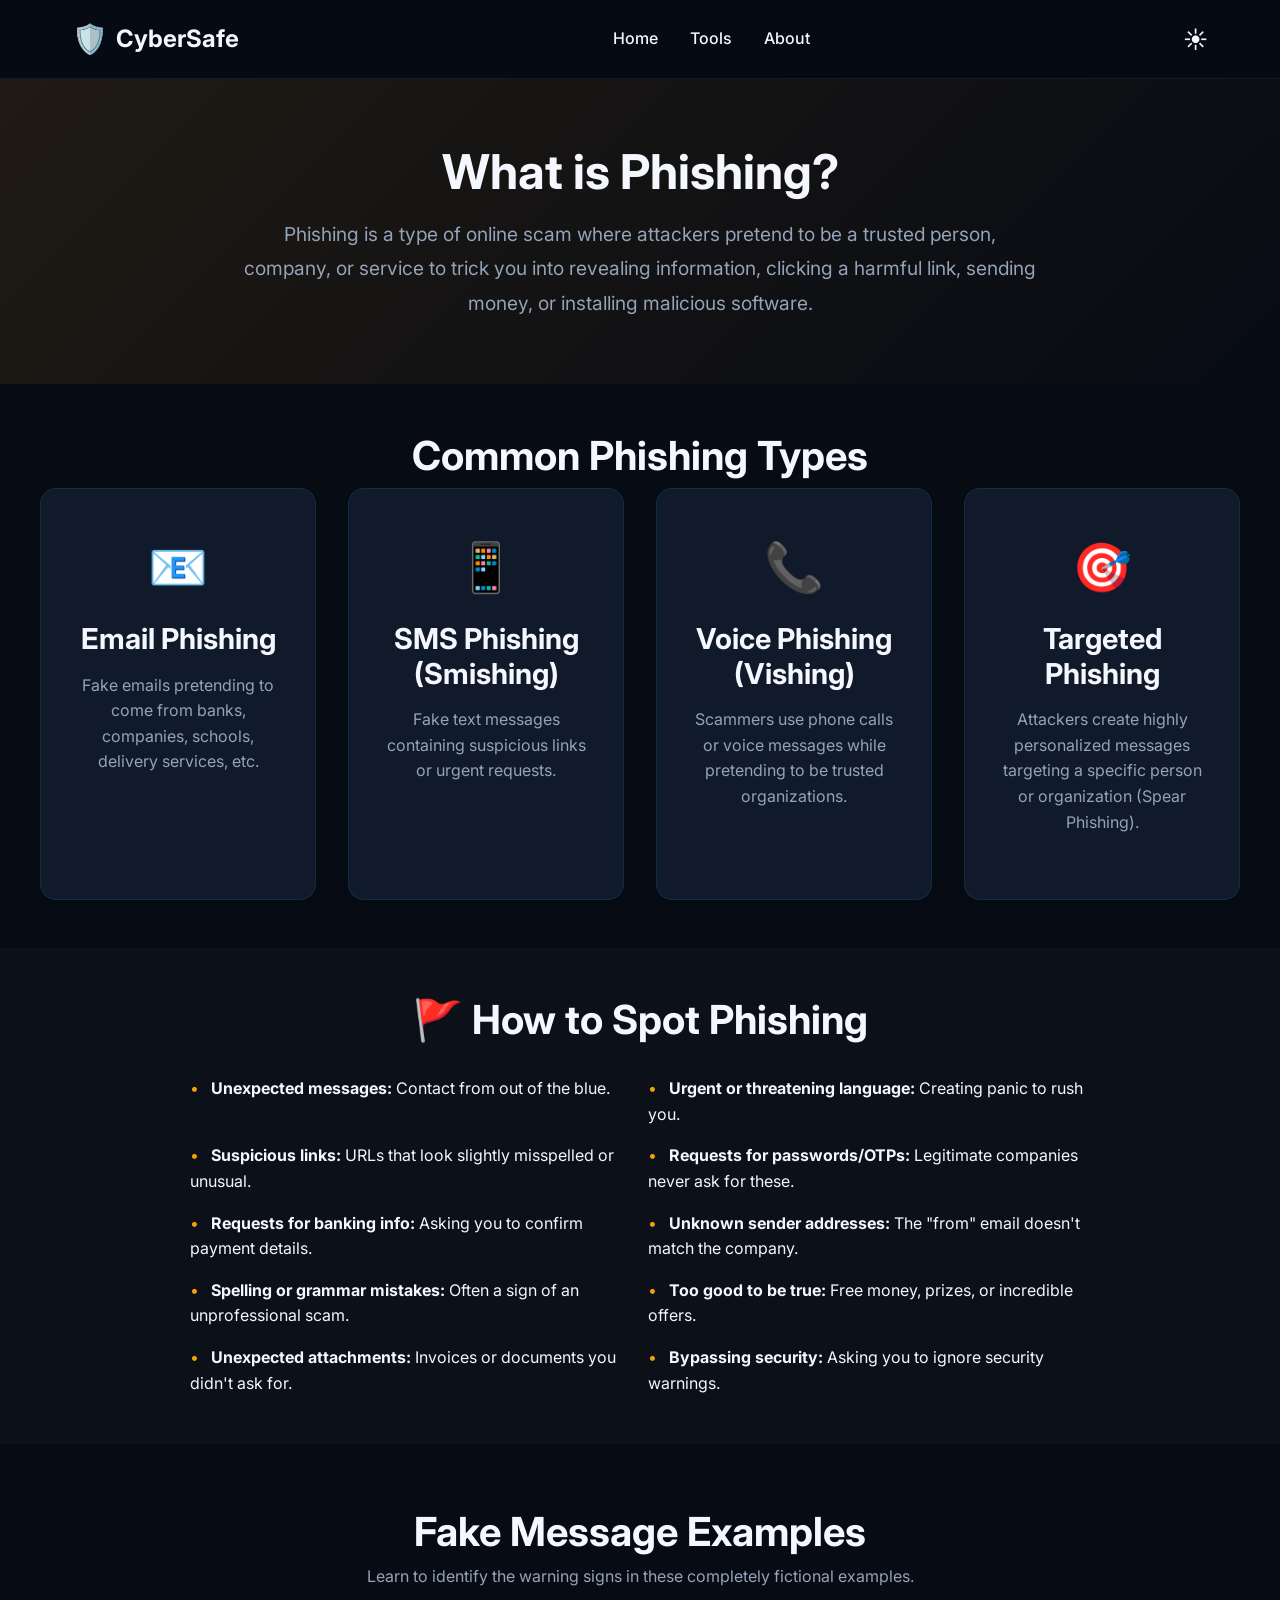
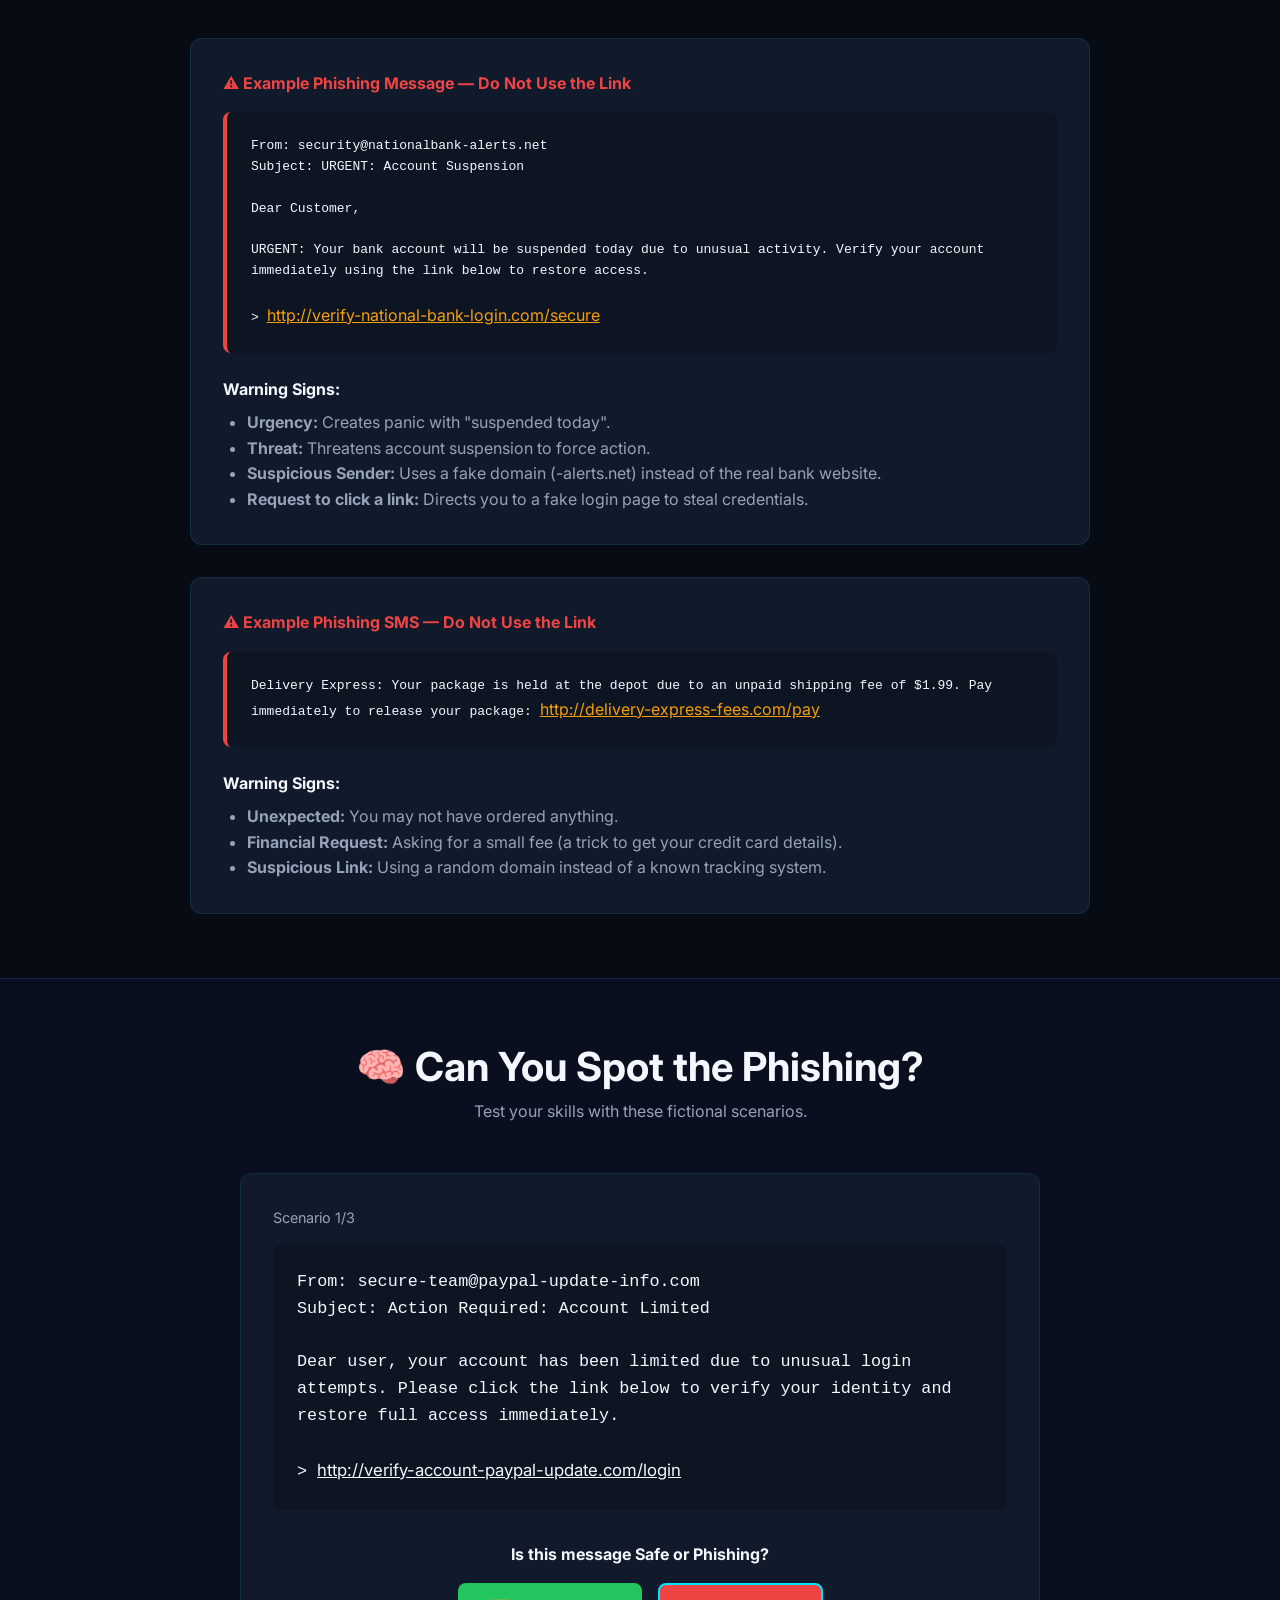
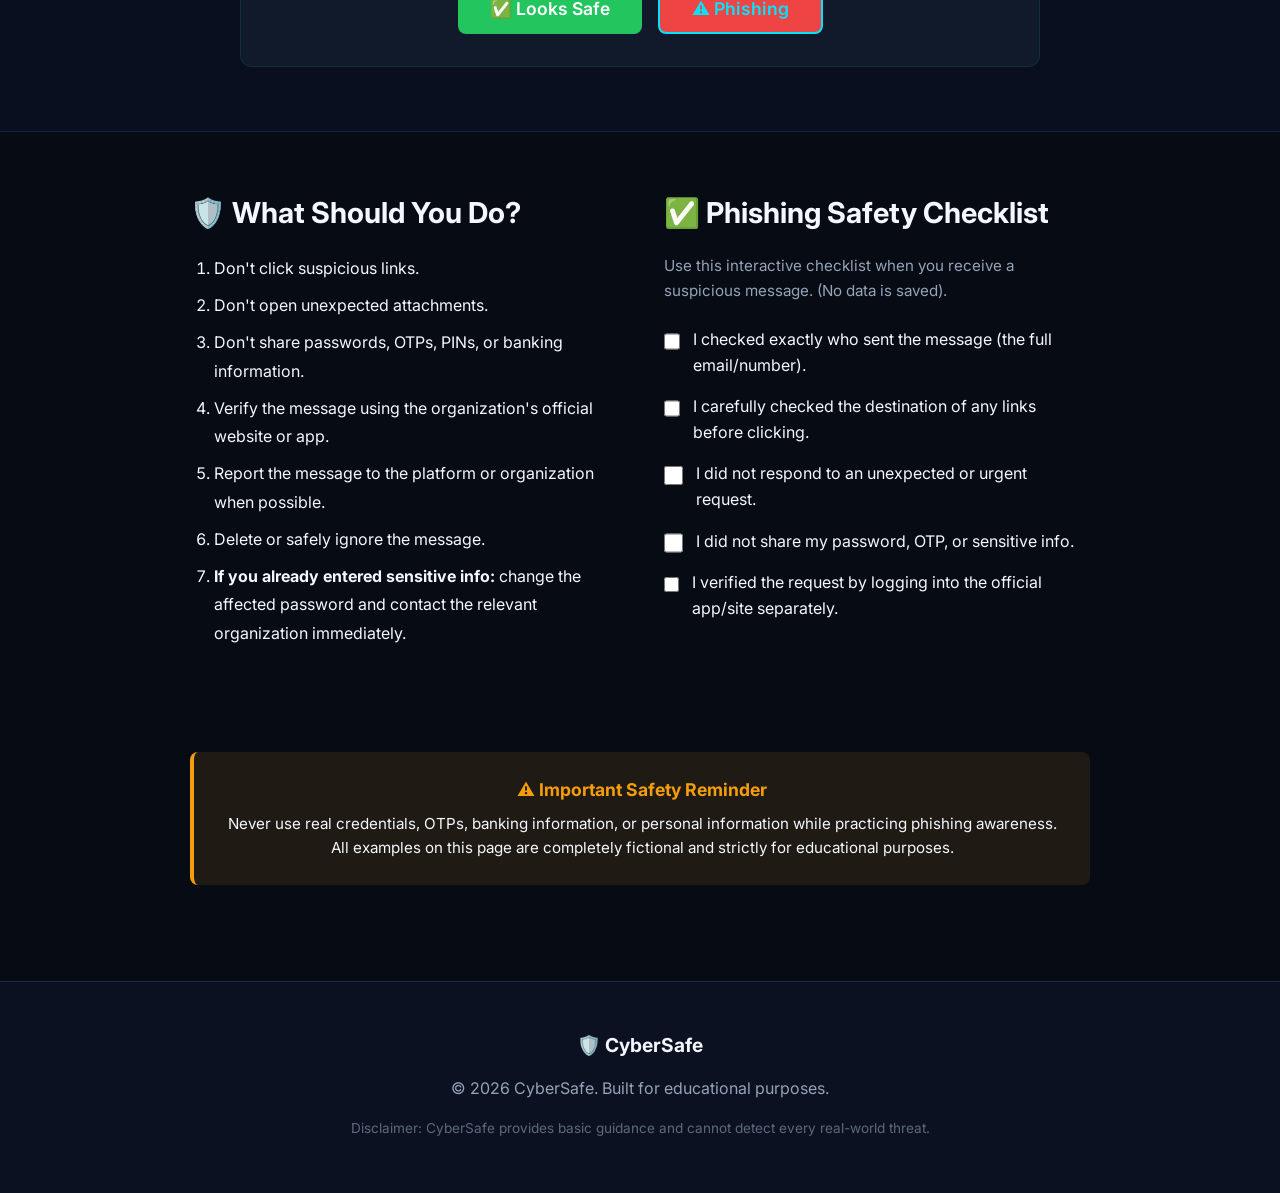
<file: phishing-awareness.html>
<!DOCTYPE html>
<html lang="en">
<head>
    <meta charset="UTF-8">
    <meta name="viewport" content="width=device-width, initial-scale=1.0">
    <title>CyberSafe | Phishing Awareness</title>
    
    <!-- Link to our CSS file for styling -->
    <link rel="stylesheet" href="style.css">
    
    <!-- Google Fonts for modern typography -->
    <link href="https://fonts.googleapis.com/css2?family=Inter:wght@300;400;600;700&display=swap" rel="stylesheet">
</head>
<body>
    <!-- Navigation Bar -->
    <header>
        <nav class="navbar">
            <div class="logo">
                <span class="shield-icon">🛡️</span> CyberSafe
            </div>
            <ul class="nav-links" id="nav-links">
                <li><a href="index.html#home">Home</a></li>
                <li><a href="index.html#tools">Tools</a></li>
                <li><a href="about.html">About</a></li>
            </ul>
            <div class="nav-actions">
                <button id="theme-toggle-btn" class="theme-toggle" aria-label="Toggle Theme">☀️</button>
                <button class="menu-toggle" id="mobile-menu-btn" aria-label="Toggle Menu">☰</button>
            </div>
        </nav>
    </header>

    <main style="padding-bottom: 4rem;">
        <!-- Hero Section -->
        <section class="phishing-hero" style="text-align: center; padding: 4rem 2rem; background: linear-gradient(135deg, rgba(245, 158, 11, 0.1) 0%, var(--bg-primary) 100%);">
            <div class="container" style="max-width: 800px;">
                <h1 style="font-size: 3rem; margin-bottom: 1rem; color: var(--text-primary);">What is Phishing?</h1>
                <p style="font-size: 1.2rem; color: var(--text-secondary); line-height: 1.8;">
                    Phishing is a type of online scam where attackers pretend to be a trusted person, company, or service to trick you into revealing information, clicking a harmful link, sending money, or installing malicious software.
                </p>
            </div>
        </section>

        <!-- Common Types Section -->
        <section class="features" style="padding: 3rem 2rem;">
            <div class="container">
                <h2 class="section-title">Common Phishing Types</h2>
                <div class="grid">
                    <div class="card">
                        <div class="card-icon">📧</div>
                        <h3>Email Phishing</h3>
                        <p>Fake emails pretending to come from banks, companies, schools, delivery services, etc.</p>
                    </div>
                    <div class="card">
                        <div class="card-icon">📱</div>
                        <h3>SMS Phishing (Smishing)</h3>
                        <p>Fake text messages containing suspicious links or urgent requests.</p>
                    </div>
                    <div class="card">
                        <div class="card-icon">📞</div>
                        <h3>Voice Phishing (Vishing)</h3>
                        <p>Scammers use phone calls or voice messages while pretending to be trusted organizations.</p>
                    </div>
                    <div class="card">
                        <div class="card-icon">🎯</div>
                        <h3>Targeted Phishing</h3>
                        <p>Attackers create highly personalized messages targeting a specific person or organization (Spear Phishing).</p>
                    </div>
                </div>
            </div>
        </section>

        <!-- How to Spot Phishing -->
        <section style="padding: 3rem 2rem; background-color: rgba(255, 255, 255, 0.02);">
            <div class="container" style="max-width: 900px;">
                <h2 class="section-title">🚩 How to Spot Phishing</h2>
                <ul class="red-flags-list" style="list-style: none; display: grid; grid-template-columns: repeat(auto-fit, minmax(300px, 1fr)); gap: 1rem; margin-top: 2rem;">
                    <li><span style="color: var(--warning); margin-right: 0.5rem;">•</span> <strong>Unexpected messages:</strong> Contact from out of the blue.</li>
                    <li><span style="color: var(--warning); margin-right: 0.5rem;">•</span> <strong>Urgent or threatening language:</strong> Creating panic to rush you.</li>
                    <li><span style="color: var(--warning); margin-right: 0.5rem;">•</span> <strong>Suspicious links:</strong> URLs that look slightly misspelled or unusual.</li>
                    <li><span style="color: var(--warning); margin-right: 0.5rem;">•</span> <strong>Requests for passwords/OTPs:</strong> Legitimate companies never ask for these.</li>
                    <li><span style="color: var(--warning); margin-right: 0.5rem;">•</span> <strong>Requests for banking info:</strong> Asking you to confirm payment details.</li>
                    <li><span style="color: var(--warning); margin-right: 0.5rem;">•</span> <strong>Unknown sender addresses:</strong> The "from" email doesn't match the company.</li>
                    <li><span style="color: var(--warning); margin-right: 0.5rem;">•</span> <strong>Spelling or grammar mistakes:</strong> Often a sign of an unprofessional scam.</li>
                    <li><span style="color: var(--warning); margin-right: 0.5rem;">•</span> <strong>Too good to be true:</strong> Free money, prizes, or incredible offers.</li>
                    <li><span style="color: var(--warning); margin-right: 0.5rem;">•</span> <strong>Unexpected attachments:</strong> Invoices or documents you didn't ask for.</li>
                    <li><span style="color: var(--warning); margin-right: 0.5rem;">•</span> <strong>Bypassing security:</strong> Asking you to ignore security warnings.</li>
                </ul>
            </div>
        </section>

        <!-- Fake Message Examples -->
        <section style="padding: 4rem 2rem;">
            <div class="container" style="max-width: 900px;">
                <h2 class="section-title">Fake Message Examples</h2>
                <p class="section-subtitle">Learn to identify the warning signs in these completely fictional examples.</p>
                
                <div style="display: grid; gap: 2rem; margin-top: 2rem;">
                    <!-- Example 1 -->
                    <div class="phishing-example" style="background-color: var(--bg-card); padding: 2rem; border-radius: 12px; border: 1px solid var(--border);">
                        <div style="margin-bottom: 1rem; color: #ef4444; font-weight: bold;">⚠️ Example Phishing Message — Do Not Use the Link</div>
                        <div class="message-bubble" style="background-color: rgba(0,0,0,0.2); padding: 1.5rem; border-radius: 8px; border-left: 4px solid #ef4444; margin-bottom: 1.5rem; font-family: monospace; color: var(--text-primary);">
                            From: security@nationalbank-alerts.net<br>
                            Subject: URGENT: Account Suspension<br><br>
                            Dear Customer,<br><br>
                            URGENT: Your bank account will be suspended today due to unusual activity. Verify your account immediately using the link below to restore access.<br><br>
                            &gt; <a href="#" style="color: var(--warning);">http://verify-national-bank-login.com/secure</a>
                        </div>
                        <div class="warning-signs">
                            <h4 style="margin-bottom: 0.5rem;">Warning Signs:</h4>
                            <ul style="padding-left: 1.5rem; color: var(--text-secondary);">
                                <li><strong>Urgency:</strong> Creates panic with "suspended today".</li>
                                <li><strong>Threat:</strong> Threatens account suspension to force action.</li>
                                <li><strong>Suspicious Sender:</strong> Uses a fake domain (-alerts.net) instead of the real bank website.</li>
                                <li><strong>Request to click a link:</strong> Directs you to a fake login page to steal credentials.</li>
                            </ul>
                        </div>
                    </div>

                    <!-- Example 2 -->
                    <div class="phishing-example" style="background-color: var(--bg-card); padding: 2rem; border-radius: 12px; border: 1px solid var(--border);">
                        <div style="margin-bottom: 1rem; color: #ef4444; font-weight: bold;">⚠️ Example Phishing SMS — Do Not Use the Link</div>
                        <div class="message-bubble" style="background-color: rgba(0,0,0,0.2); padding: 1.5rem; border-radius: 8px; border-left: 4px solid #ef4444; margin-bottom: 1.5rem; font-family: monospace; color: var(--text-primary);">
                            Delivery Express: Your package is held at the depot due to an unpaid shipping fee of $1.99. Pay immediately to release your package: <a href="#" style="color: var(--warning);">http://delivery-express-fees.com/pay</a>
                        </div>
                        <div class="warning-signs">
                            <h4 style="margin-bottom: 0.5rem;">Warning Signs:</h4>
                            <ul style="padding-left: 1.5rem; color: var(--text-secondary);">
                                <li><strong>Unexpected:</strong> You may not have ordered anything.</li>
                                <li><strong>Financial Request:</strong> Asking for a small fee (a trick to get your credit card details).</li>
                                <li><strong>Suspicious Link:</strong> Using a random domain instead of a known tracking system.</li>
                            </ul>
                        </div>
                    </div>
                </div>
            </div>
        </section>

        <!-- Quiz Section -->
        <section id="phishing-quiz" style="padding: 4rem 2rem; background-color: rgba(37, 99, 235, 0.05); border-top: 1px solid rgba(59, 130, 246, 0.2); border-bottom: 1px solid rgba(59, 130, 246, 0.2);">
            <div class="container" style="max-width: 800px; text-align: center;">
                <h2 class="section-title">🧠 Can You Spot the Phishing?</h2>
                <p class="section-subtitle">Test your skills with these fictional scenarios.</p>

                <div class="quiz-container" style="background-color: var(--bg-card); padding: 2rem; border-radius: 12px; border: 1px solid var(--border); margin-top: 2rem; text-align: left;">
                    <div style="display: flex; justify-content: space-between; margin-bottom: 1rem;">
                        <span style="color: var(--text-secondary); font-size: 0.9rem;">Scenario <span id="quiz-progress">1/3</span></span>
                    </div>
                    
                    <div id="quiz-scenario-box" style="background-color: rgba(0,0,0,0.2); padding: 1.5rem; border-radius: 8px; margin-bottom: 2rem; font-family: monospace; color: var(--text-primary); font-size: 1.05rem;">
                        <!-- Content injected via JS -->
                    </div>
                    
                    <div id="quiz-question-area">
                        <h4 style="margin-bottom: 1rem; text-align: center;">Is this message Safe or Phishing?</h4>
                        <div style="display: flex; justify-content: center; gap: 1rem;">
                            <button id="btn-safe" class="cta-button" style="background-color: var(--success); color: #fff; padding: 0.8rem 2rem; border:none;">✅ Looks Safe</button>
                            <button id="btn-phish" class="cta-button" style="background-color: #ef4444; padding: 0.8rem 2rem;">⚠️ Phishing</button>
                        </div>
                    </div>

                    <div id="quiz-feedback" class="hidden" style="margin-top: 2rem; padding: 1.5rem; border-radius: 8px;">
                        <h3 id="quiz-result-title" style="margin-bottom: 0.5rem;"></h3>
                        <p id="quiz-result-desc" style="color: var(--text-secondary); margin-bottom: 1.5rem;"></p>
                        <button id="btn-next-quiz" class="cta-button" style="padding: 0.6rem 1.5rem;">Next Scenario</button>
                    </div>
                </div>
            </div>
        </section>

        <!-- What to do & Checklist -->
        <section style="padding: 4rem 2rem;">
            <div class="container" style="max-width: 900px; display: grid; grid-template-columns: repeat(auto-fit, minmax(350px, 1fr)); gap: 3rem;">
                
                <!-- What Should You Do -->
                <div>
                    <h2 style="font-size: 1.8rem; margin-bottom: 1.5rem;">🛡️ What Should You Do?</h2>
                    <ol style="padding-left: 1.5rem; color: var(--text-primary); line-height: 1.8;">
                        <li style="margin-bottom: 0.5rem;">Don't click suspicious links.</li>
                        <li style="margin-bottom: 0.5rem;">Don't open unexpected attachments.</li>
                        <li style="margin-bottom: 0.5rem;">Don't share passwords, OTPs, PINs, or banking information.</li>
                        <li style="margin-bottom: 0.5rem;">Verify the message using the organization's official website or app.</li>
                        <li style="margin-bottom: 0.5rem;">Report the message to the platform or organization when possible.</li>
                        <li style="margin-bottom: 0.5rem;">Delete or safely ignore the message.</li>
                        <li style="margin-bottom: 0.5rem;"><strong>If you already entered sensitive info:</strong> change the affected password and contact the relevant organization immediately.</li>
                    </ol>
                </div>

                <!-- Safety Checklist -->
                <div>
                    <h2 style="font-size: 1.8rem; margin-bottom: 1.5rem;">✅ Phishing Safety Checklist</h2>
                    <p style="color: var(--text-secondary); margin-bottom: 1.5rem; font-size: 0.95rem;">Use this interactive checklist when you receive a suspicious message. (No data is saved).</p>
                    
                    <div class="interactive-checklist">
                        <label class="checklist-item" style="display: flex; align-items: flex-start; gap: 0.8rem; margin-bottom: 1rem; cursor: pointer;">
                            <input type="checkbox" style="margin-top: 0.3rem; width: 1.2rem; height: 1.2rem; cursor: pointer;">
                            <span style="color: var(--text-primary); transition: opacity 0.3s;">I checked exactly who sent the message (the full email/number).</span>
                        </label>
                        <label class="checklist-item" style="display: flex; align-items: flex-start; gap: 0.8rem; margin-bottom: 1rem; cursor: pointer;">
                            <input type="checkbox" style="margin-top: 0.3rem; width: 1.2rem; height: 1.2rem; cursor: pointer;">
                            <span style="color: var(--text-primary); transition: opacity 0.3s;">I carefully checked the destination of any links before clicking.</span>
                        </label>
                        <label class="checklist-item" style="display: flex; align-items: flex-start; gap: 0.8rem; margin-bottom: 1rem; cursor: pointer;">
                            <input type="checkbox" style="margin-top: 0.3rem; width: 1.2rem; height: 1.2rem; cursor: pointer;">
                            <span style="color: var(--text-primary); transition: opacity 0.3s;">I did not respond to an unexpected or urgent request.</span>
                        </label>
                        <label class="checklist-item" style="display: flex; align-items: flex-start; gap: 0.8rem; margin-bottom: 1rem; cursor: pointer;">
                            <input type="checkbox" style="margin-top: 0.3rem; width: 1.2rem; height: 1.2rem; cursor: pointer;">
                            <span style="color: var(--text-primary); transition: opacity 0.3s;">I did not share my password, OTP, or sensitive info.</span>
                        </label>
                        <label class="checklist-item" style="display: flex; align-items: flex-start; gap: 0.8rem; margin-bottom: 1rem; cursor: pointer;">
                            <input type="checkbox" style="margin-top: 0.3rem; width: 1.2rem; height: 1.2rem; cursor: pointer;">
                            <span style="color: var(--text-primary); transition: opacity 0.3s;">I verified the request by logging into the official app/site separately.</span>
                        </label>
                    </div>
                </div>

            </div>
        </section>

        <!-- Safety Rules Warning -->
        <section style="padding: 2rem;">
            <div class="container" style="max-width: 900px;">
                <div style="background-color: rgba(245, 158, 11, 0.1); border-left: 4px solid #f59e0b; padding: 1.5rem; border-radius: 8px; text-align: center;">
                    <p style="color: #f59e0b; font-weight: bold; margin-bottom: 0.5rem; font-size: 1.1rem;">⚠️ Important Safety Reminder</p>
                    <p style="color: var(--text-primary); font-size: 0.95rem; margin: 0;">
                        Never use real credentials, OTPs, banking information, or personal information while practicing phishing awareness. All examples on this page are completely fictional and strictly for educational purposes.
                    </p>
                </div>
            </div>
        </section>
    </main>

    <!-- Footer -->
    <footer>
        <div class="footer-content">
            <div class="footer-logo">🛡️ CyberSafe</div>
            <p>&copy; 2026 CyberSafe. Built for educational purposes.</p>
            <p class="disclaimer">Disclaimer: CyberSafe provides basic guidance and cannot detect every real-world threat.</p>
        </div>
    </footer>

    <!-- Link to our JavaScript file for interactivity -->
    <script src="script.js"></script>
</body>
</html>
</file>
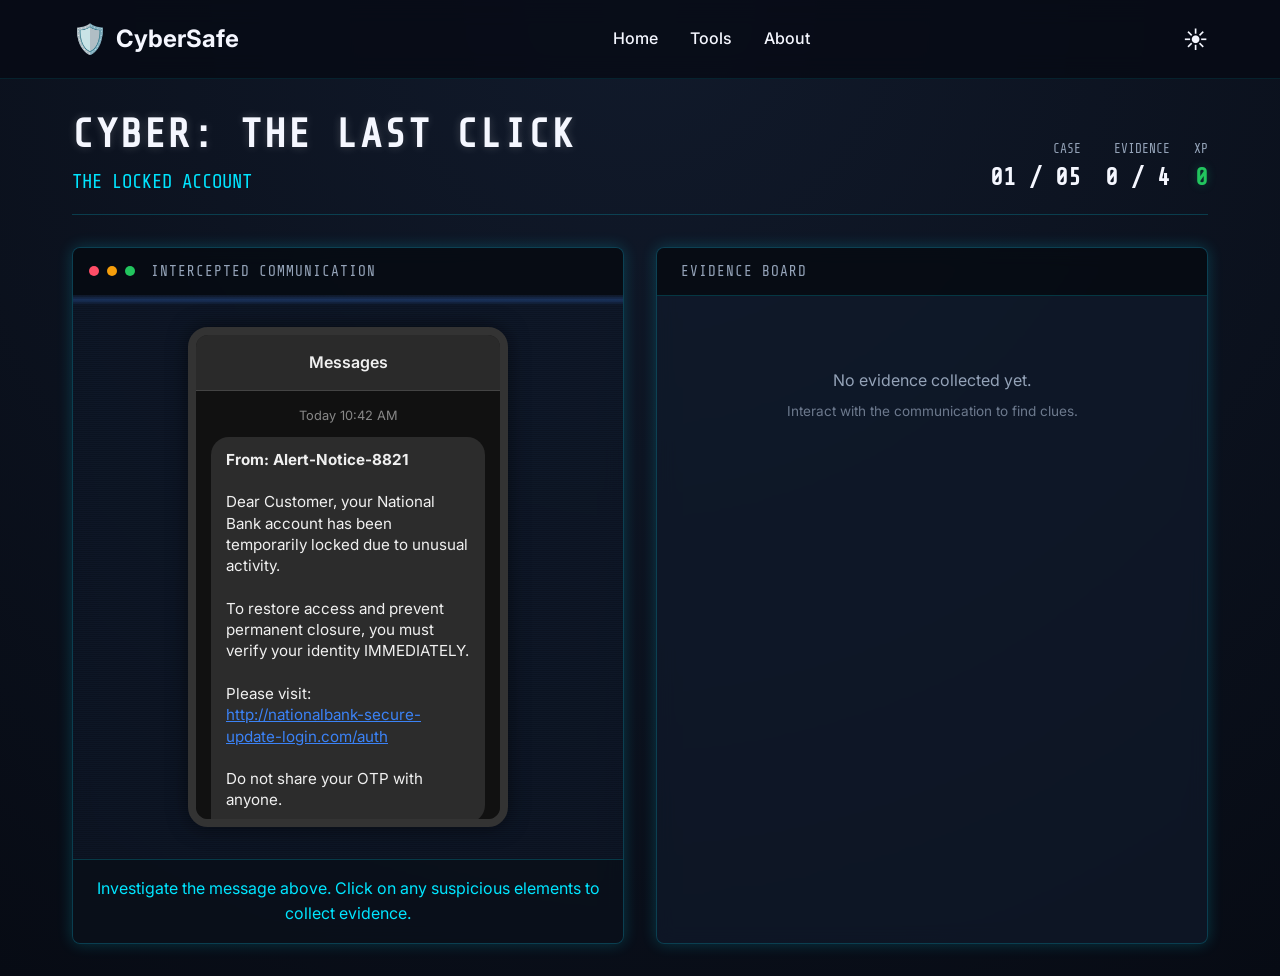
<file: scam-awareness.html>
<!DOCTYPE html>
<html lang="en">
<head>
    <meta charset="UTF-8">
    <meta name="viewport" content="width=device-width, initial-scale=1.0">
    <title>CYBER: THE LAST CLICK | Scam Awareness</title>
    
    <!-- Core styles -->
    <link rel="stylesheet" href="style.css">
    <!-- Game specific styles -->
    <link rel="stylesheet" href="scam-awareness.css">
    
    <!-- Google Fonts -->
    <link href="https://fonts.googleapis.com/css2?family=Inter:wght@300;400;600;700&family=Share+Tech+Mono&display=swap" rel="stylesheet">
</head>
<body class="cyber-game-body">
    <!-- Navigation Bar (Reused) -->
    <header>
        <nav class="navbar">
            <div class="logo">
                <span class="shield-icon">🛡️</span> CyberSafe
            </div>
            <ul class="nav-links" id="nav-links">
                <li><a href="index.html#home">Home</a></li>
                <li><a href="index.html#tools">Tools</a></li>
                <li><a href="about.html">About</a></li>
            </ul>
            <div class="nav-actions">
                <button id="theme-toggle-btn" class="theme-toggle" aria-label="Toggle Theme">☀️</button>
                <button class="menu-toggle" id="mobile-menu-btn" aria-label="Toggle Menu">☰</button>
            </div>
        </nav>
    </header>

    <!-- Main Game Container -->
    <main class="game-container">
        <!-- Dashboard Header -->
        <div class="dashboard-header">
            <div class="dashboard-title">
                <h1>CYBER: THE LAST CLICK</h1>
                <p class="subtitle" id="case-title">Loading Case...</p>
            </div>
            <div class="stats-panel">
                <div class="stat-box">
                    <span class="stat-label">CASE</span>
                    <span class="stat-value" id="stat-case">01 / 05</span>
                </div>
                <div class="stat-box">
                    <span class="stat-label">EVIDENCE</span>
                    <span class="stat-value" id="stat-evidence">0 / 0</span>
                </div>
                <div class="stat-box xp-box">
                    <span class="stat-label">XP</span>
                    <span class="stat-value" id="stat-xp">0</span>
                </div>
            </div>
        </div>

        <!-- Investigation Area -->
        <div class="investigation-grid">
            
            <!-- Left Panel: The Device / Situation -->
            <div class="device-panel">
                <div class="panel-header">
                    <span class="dot red"></span>
                    <span class="dot yellow"></span>
                    <span class="dot green"></span>
                    <span class="panel-title">INTERCEPTED COMMUNICATION</span>
                </div>
                
                <!-- This area will be dynamically updated by JS with the phone simulator -->
                <div class="device-content" id="device-content">
                    <div class="loading-state">
                        <div class="spinner"></div>
                        <p>Decrypting communication...</p>
                    </div>
                </div>
                
                <!-- Story Instructions -->
                <div class="story-instructions" id="story-instructions">
                    <p>Investigate the message above. Click on any suspicious elements to collect evidence.</p>
                </div>
            </div>

            <!-- Right Panel: Evidence Board -->
            <div class="evidence-panel">
                <div class="panel-header border-bottom">
                    <span class="panel-title">EVIDENCE BOARD</span>
                    <button id="btn-decide" class="action-btn hidden">MAKE DECISION</button>
                </div>
                
                <div class="evidence-board" id="evidence-board">
                    <!-- Evidence items will be injected here -->
                    <div class="empty-state" id="evidence-empty-state">
                        <p>No evidence collected yet.</p>
                        <p class="hint">Interact with the communication to find clues.</p>
                    </div>
                </div>
            </div>
        </div>

    </main>

    <!-- Decision Modal (Hidden by default) -->
    <div id="decision-modal" class="modal hidden">
        <div class="modal-content glass-panel">
            <div class="modal-header">
                <h2>CRITICAL DECISION</h2>
            </div>
            <div class="modal-body">
                <p id="decision-question">Based on the evidence, what should you do?</p>
                <div class="decision-options" id="decision-options">
                    <!-- Options injected here -->
                </div>
            </div>
        </div>
    </div>

    <!-- Result Modal (Hidden by default) -->
    <div id="result-modal" class="modal hidden">
        <div class="modal-content glass-panel result-panel">
            <div class="modal-header" id="result-header">
                <h2 id="result-title">CASE CLOSED</h2>
            </div>
            <div class="modal-body">
                <p id="result-consequence" class="consequence-text"></p>
                
                <div class="educational-card">
                    <div class="card-title">
                        <span id="lesson-icon">🚩</span> <span id="lesson-title">RED FLAG</span>
                    </div>
                    <p id="result-lesson"></p>
                </div>

                <div class="xp-reward" id="xp-reward-display">
                    +50 XP
                </div>
            </div>
            <div class="modal-footer">
                <button id="btn-next-case" class="action-btn primary-btn">NEXT CASE</button>
                <button id="btn-retry-case" class="action-btn secondary-btn hidden">RETRY DECISION</button>
            </div>
        </div>
    </div>

    <!-- Core Interactive Scripts -->
    <script src="script.js"></script>
    <!-- Game Logic Scripts -->
    <script src="scam-awareness.js"></script>
</body>
</html>
</file>
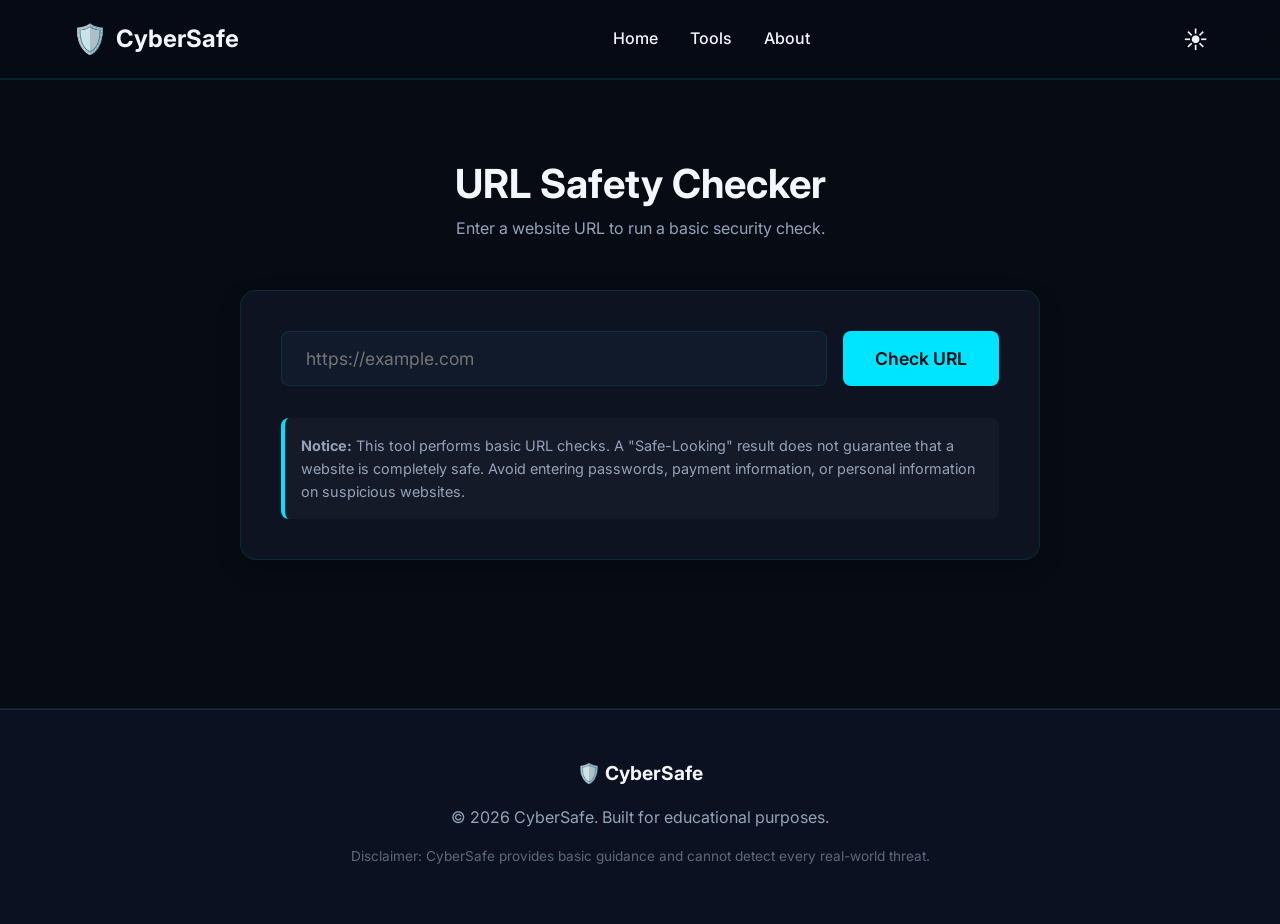
<file: url-checker.html>
<!DOCTYPE html>
<html lang="en">
<head>
    <meta charset="UTF-8">
    <meta name="viewport" content="width=device-width, initial-scale=1.0">
    <title>CyberSafe | URL Safety Checker</title>
    
    <!-- Link to our CSS file for styling -->
    <link rel="stylesheet" href="style.css">
    
    <!-- Google Fonts for modern typography -->
    <link href="https://fonts.googleapis.com/css2?family=Inter:wght@300;400;600;700&display=swap" rel="stylesheet">
</head>
<body>
    <!-- Navigation Bar -->
    <header>
        <nav class="navbar">
            <div class="logo">
                <span class="shield-icon">🛡️</span> CyberSafe
            </div>
            <ul class="nav-links" id="nav-links">
                <li><a href="index.html#home">Home</a></li>
                <li><a href="index.html#tools">Tools</a></li>
                <li><a href="about.html">About</a></li>
            </ul>
            <div class="nav-actions">
                <button id="theme-toggle-btn" class="theme-toggle" aria-label="Toggle Theme">
                    ☀️
                </button>
                <!-- Mobile Menu Toggle Button -->
                <button class="menu-toggle" id="mobile-menu-btn" aria-label="Toggle Menu">
                    ☰
                </button>
            </div>
        </nav>
    </header>

    <!-- URL Checker Section (Now standalone page content) -->
    <section id="url-checker" class="features url-checker-section" style="background-color: var(--bg-primary); min-height: 70vh;">
        <div class="container">
            <h2 class="section-title">URL Safety Checker</h2>
            <p class="section-subtitle">Enter a website URL to run a basic security check.</p>
            
            <div class="checker-box">
                <form id="url-checker-form" class="checker-form">
                    <input type="text" id="url-input" placeholder="https://example.com" required aria-label="Website URL">
                    <button type="submit" class="cta-button checker-btn">Check URL</button>
                </form>
                
                <div id="checker-result" class="checker-result hidden">
                    <div id="result-header" class="result-header">
                        <span id="result-icon" class="result-icon"></span>
                        <h3 id="result-title"></h3>
                    </div>
                    <p id="result-description" class="result-description"></p>
                    <ul id="result-details" class="result-details"></ul>
                </div>

                <div class="safety-notice">
                    <p><strong>Notice:</strong> This tool performs basic URL checks. A "Safe-Looking" result does not guarantee that a website is completely safe. Avoid entering passwords, payment information, or personal information on suspicious websites.</p>
                </div>
            </div>
        </div>
    </section>

    <!-- Footer -->
    <footer>
        <div class="footer-content">
            <div class="footer-logo">🛡️ CyberSafe</div>
            <p>&copy; 2026 CyberSafe. Built for educational purposes.</p>
            <p class="disclaimer">Disclaimer: CyberSafe provides basic guidance and cannot detect every real-world threat.</p>
        </div>
    </footer>

    <!-- Link to our JavaScript file for interactivity -->
    <script src="script.js"></script>
</body>
</html>
</file>
<file: style.css>
/* 
   CSS Variables for a consistent color theme.
   Electric Cyber Theme
*/
:root {
    --bg-primary: #070B14;        /* Midnight Navy */
    --bg-secondary: #0D1321;
    --bg-card: #111A2B;
    --accent-cyan: #00E5FF;       /* Electric Cyan */
    --accent-purple: #7C4DFF;     /* Digital Purple */
    --success: #22C55E;
    --warning: #F59E0B;
    --danger: #FF4D67;
    --text-primary: #F5F7FF;
    --text-secondary: #94A3B8;
    --border: rgba(0, 229, 255, 0.1);
}

/* Reset default margins and paddings for consistency across browsers */
* {
    margin: 0;
    padding: 0;
    box-sizing: border-box;
    font-family: 'Inter', sans-serif;
}

body {
    max-width: 100vw;
    overflow-x: hidden;

    background-color: var(--bg-primary);
    color: var(--text-primary);
    line-height: 1.6;

}

img, video {
    max-width: 100%;
    height: auto;
    display: block;
}

h1, h2, h3 {
    line-height: 1.2;
}

h1 { font-size: clamp(2rem, 5vw, 4rem); }
h2 { font-size: clamp(1.5rem, 4vw, 2.5rem); }
h3 { font-size: clamp(1.2rem, 3vw, 1.8rem); }


/* --- Navigation Bar --- */
header {
    background-color: rgba(7, 11, 20, 0.8);
    backdrop-filter: blur(12px);
    -webkit-backdrop-filter: blur(12px);
    position: sticky;
    top: 0;
    z-index: 1000;
    border-bottom: 1px solid var(--border);
}

.navbar {
    display: flex;
    justify-content: space-between;
    align-items: center;
    max-width: 1200px;
    margin: 0 auto;
    padding: 1rem 2rem;
}

.logo {
    font-size: 1.5rem;
    font-weight: 700;
    color: var(--text-primary);
    display: flex;
    align-items: center;
    gap: 0.5rem;
}

.shield-icon {
    font-size: 1.8rem;
}

.nav-links {
    list-style: none;
    display: flex;
    gap: 2rem;
}

.nav-links a {
    color: var(--text-primary);
    text-decoration: none;
    font-weight: 500;
    transition: color 0.3s;
}

.nav-links a:hover {
    color: var(--accent-cyan);
}

/* Navigation Actions (Theme Toggle & Mobile Menu) */
.nav-actions {
    display: flex;
    align-items: center;
    gap: 1rem;
}

.theme-toggle {
    background: none;
    border: none;
    font-size: 1.5rem;
    cursor: pointer;
    color: var(--text-primary);
    transition: transform 0.3s;
}

.theme-toggle:hover {
    transform: scale(1.1);
}

/* Mobile Menu Button (Hidden on Desktop, shown on smaller screens) */
.menu-toggle {
    display: none;
    background: none;
    border: none;
    color: var(--text-primary);
    font-size: 1.5rem;
    cursor: pointer;
}

/* --- Hero Section --- */
.hero {
    display: flex;
    justify-content: center;
    align-items: center;
    min-height: 70vh;
    text-align: center;
    padding: 2rem;
    background: radial-gradient(circle at 50% 50%, rgba(124, 77, 255, 0.05) 0%, rgba(7, 11, 20, 1) 70%),
                linear-gradient(rgba(0, 229, 255, 0.02) 1px, transparent 1px),
                linear-gradient(90deg, rgba(0, 229, 255, 0.02) 1px, transparent 1px);
    background-size: 100% 100%, 40px 40px, 40px 40px;
}

.hero-content {
    max-width: 800px;
    z-index: 1;
}

.hero h1 {
    font-size: 4rem;
    font-weight: 700;
    margin-bottom: 1rem;
    background: linear-gradient(to right, var(--accent-cyan), var(--accent-purple));
    -webkit-background-clip: text;
    background-clip: text;
    -webkit-text-fill-color: transparent;
}

.hero p {
    font-size: 1.25rem;
    color: var(--text-secondary);
    margin-bottom: 2rem;
}

/* The Explore Tools button */
.cta-button {
    display: inline-block;
    background-color: transparent;
    color: var(--accent-cyan);
    border: 2px solid var(--accent-cyan);
    padding: 0.8rem 2.5rem;
    border-radius: 8px;
    text-decoration: none;
    font-weight: 600;
    font-size: 1.1rem;
    transition: all 0.3s ease;
}

.cta-button:hover {
    background-color: var(--accent-cyan);
    color: var(--bg-primary);
    transform: translateY(-2px);
    box-shadow: 0 5px 15px rgba(0, 229, 255, 0.2);
}

/* --- Features / Tools Section --- */
.features {
    padding: 5rem 2rem;
}

.container {
    max-width: 1200px;
    margin: 0 auto;
}

.section-title {
    text-align: center;
    font-size: 2.5rem;
    margin-bottom: 0.5rem;
}

.section-subtitle {
    text-align: center;
    color: var(--text-secondary);
    margin-bottom: 3rem;
}

.grid {
    display: grid;
    /* Responsive Grid: items will automatically wrap and fit small screens */
    grid-template-columns: repeat(auto-fit, minmax(min(100%, 250px), 1fr));
    gap: 2rem;
}

/* Individual Tool Cards */
.card {
    background-color: var(--bg-card);
    padding: 2.5rem 2rem;
    border-radius: 16px;
    border: 1px solid var(--border);
    transition: transform 0.3s, box-shadow 0.3s, border-color 0.3s;
    text-align: center;
    display: flex;
    flex-direction: column;
    box-shadow: 0 4px 6px rgba(0, 0, 0, 0.05);
}

.card:hover {
    transform: translateY(-4px);
    box-shadow: 0 10px 25px rgba(0, 0, 0, 0.2);
    border-color: var(--accent-cyan);
}

.card-icon {
    font-size: 3rem;
    margin-bottom: 1rem;
}

.card h3 {
    margin-bottom: 1rem;
    color: var(--text-primary);
}

.card p {
    color: var(--text-secondary);
    margin-bottom: 1.5rem;
    flex-grow: 1; /* Pushes the button to the bottom if text length varies */
}

.card-btn {
    background: transparent;
    border: 1px solid var(--accent-cyan);
    color: var(--accent-cyan);
    padding: 0.6rem 1rem;
    border-radius: 8px;
    cursor: not-allowed; /* Indicating it's not active yet */
    font-weight: 600;
    opacity: 0.7;
    margin-top: auto;
    transition: all 0.3s;
}

.card-btn:hover {
    background: rgba(0, 229, 255, 0.1);
    opacity: 1;
}

/* --- Footer --- */
footer {
    background-color: #0b1120;
    padding: 3rem 2rem;
    text-align: center;
    border-top: 1px solid rgba(255, 255, 255, 0.1);
}

.footer-logo {
    font-size: 1.2rem;
    font-weight: bold;
    margin-bottom: 1rem;
}

.footer-content p {
    color: var(--text-secondary);
    margin-bottom: 0.5rem;
}

.footer-content .disclaimer {
    font-size: 0.85rem;
    opacity: 0.6;
    margin-top: 1rem;
}

/* --- URL Checker Section --- */
.url-checker-section {
    border-top: 1px solid var(--border);
    border-bottom: 1px solid var(--border);
}

.checker-box {
    max-width: 800px;
    margin: 0 auto;
    background-color: var(--bg-secondary);
    padding: 2.5rem;
    border-radius: 16px;
    border: 1px solid var(--border);
    box-shadow: 0 10px 25px rgba(0, 0, 0, 0.2);
}

.checker-form {
    display: flex;
    gap: 1rem;
    margin-bottom: 2rem;
}

#url-input {
    flex-grow: 1;
    padding: 1rem 1.5rem;
    border-radius: 8px;
    border: 1px solid var(--border);
    background-color: var(--bg-card);
    color: var(--text-primary);
    font-size: 1.1rem;
    outline: none;
    transition: border-color 0.3s, box-shadow 0.3s;
}

#url-input:focus {
    border-color: var(--accent-cyan);
    box-shadow: 0 0 10px rgba(0, 229, 255, 0.2);
}

.checker-btn {
    border: none;
    cursor: pointer;
    font-family: inherit;
    background-color: var(--accent-cyan);
    color: var(--bg-primary);
    font-weight: 600;
    border-radius: 8px;
    padding: 0 2rem;
    transition: background-color 0.3s, transform 0.2s;
}
.checker-btn:hover {
    background-color: #00B8CC;
    transform: translateY(-2px);
}

.checker-result {
    padding: 1.5rem;
    border-radius: 8px;
    margin-bottom: 2rem;
    transition: all 0.3s ease;
}

.checker-result.hidden {
    display: none;
}

.result-header {
    display: flex;
    align-items: center;
    gap: 0.75rem;
    margin-bottom: 1rem;
}

.result-icon {
    font-size: 1.8rem;
}

.result-title {
    font-size: 1.4rem;
}

.result-description {
    color: var(--text-primary);
    margin-bottom: 1rem;
}

.result-details {
    list-style-type: none;
    margin-bottom: 1rem;
}

.result-details li {
    margin-bottom: 0.5rem;
    padding-left: 1.5rem;
    position: relative;
    color: var(--text-secondary);
}

.result-details li::before {
    content: "â€¢";
    position: absolute;
    left: 0;
    color: var(--accent-cyan);
    font-size: 1.2rem;
    top: -2px;
}

/* Result Categories */
.result-safe {
    background-color: rgba(34, 197, 94, 0.1);
    border: 1px solid var(--success);
}
.result-safe h3 {
    color: var(--success);
}
.result-safe .result-details li::before {
    color: var(--success);
}

.result-suspicious {
    background-color: rgba(245, 158, 11, 0.1);
    border: 1px solid var(--warning);
}
.result-suspicious h3 {
    color: var(--warning);
}
.result-suspicious .result-details li::before {
    color: var(--warning);
}

.result-invalid {
    background-color: rgba(255, 77, 103, 0.1);
    border: 1px solid var(--danger);
}
.result-invalid h3 {
    color: var(--danger);
}
.result-invalid .result-details li::before {
    color: var(--danger);
}

.safety-notice {
    font-size: 0.9rem;
    color: var(--text-secondary);
    background-color: rgba(255, 255, 255, 0.03);
    padding: 1rem;
    border-radius: 8px;
    border-left: 4px solid var(--accent-cyan);
}

/* --- Responsive Design (For Tablets & Mobile) --- */
@media (max-width: 1024px) {
    .checker-form {
        flex-direction: column;
    }

    .menu-toggle {
        display: block; /* Show hamburger menu on small screens */
        padding: 10px;
        min-height: 44px;
        min-width: 44px;
    }

    .nav-links {
        display: none; /* Hide horizontal nav links */
        flex-direction: column;
        position: absolute;
        top: 100%;
        left: 0;
        right: 0;
        background-color: var(--bg-secondary);
        padding: 1rem;
        border-bottom: 1px solid var(--border);
        text-align: center;
        box-shadow: 0 10px 30px rgba(0, 0, 0, 0.5);
    }

    .nav-links a {
        display: block;
        padding: 1rem;
        font-size: 1.2rem;
    }

    /* When the .active class is added via Javascript, the menu shows up */
    .nav-links.active {
        display: flex;
    }

    .nav-links li {
        margin: 0.5rem 0;
    }

    .hero h1 {
        font-size: 2.5rem;
    }
}

@media (max-width: 768px) {
    .hero {
        padding: 1.5rem;
        min-height: 50vh;
    }
    .hero h1 {
        font-size: 2rem;
    }
    .features {
        padding: 3rem 1rem;
    }
    .section-title {
        font-size: 2rem;
    }
    .checker-box {
        padding: 1.5rem 1rem;
    }
    .checker-form {
        flex-direction: column;
    }
    .checker-btn {
        width: 100%;
        padding: 1rem;
    }
    #url-input, #pwd-input {
        width: 100%;
        font-size: 1rem;
    }
    .pwd-toggle-btn {
        right: 10px;
    }
    .about-hero {
        padding: 2rem 1rem;
        min-height: auto;
    }
    .about-hero h1 {
        font-size: 2.5rem;
    }
    .mission-box {
        padding: 2rem 1rem;
    }
    .about-features-grid {
        grid-template-columns: repeat(auto-fit, minmax(min(100%, 250px), 1fr));
    }
}

/* --- Light Theme Overrides --- */
[data-theme="light"] {
    --bg-primary: #F6F8FC;
    --bg-secondary: #EEF2F7;
    --bg-card: #FFFFFF;
    --accent-cyan: #0891B2;
    --accent-purple: #6D28D9;
    --success: #16A34A;
    --warning: #D97706;
    --danger: #DC2626;
    --text-primary: #0F172A;
    --text-secondary: #64748B;
    --border: #E2E8F0;
}

[data-theme="light"] header {
    background-color: rgba(255, 255, 255, 0.95);
    border-bottom: 1px solid rgba(0, 0, 0, 0.1);
}

[data-theme="light"] .hero {
    background: linear-gradient(135deg, rgba(59, 130, 246, 0.1) 0%, rgba(248, 250, 252, 1) 100%);
}

[data-theme="light"] .card, 
[data-theme="light"] .checker-box {
    border: 1px solid rgba(0, 0, 0, 0.1);
    box-shadow: 0 5px 15px rgba(0, 0, 0, 0.05);
}

[data-theme="light"] .card:hover {
    box-shadow: 0 10px 25px rgba(0, 0, 0, 0.1);
    border-color: rgba(37, 99, 235, 0.3);
}

[data-theme="light"] .url-checker-section {
    border-top: 1px solid rgba(0, 0, 0, 0.05);
    border-bottom: 1px solid rgba(0, 0, 0, 0.05);
}

[data-theme="light"] #url-input {
    border: 1px solid rgba(0, 0, 0, 0.2);
}

[data-theme="light"] .safety-notice {
    background-color: rgba(0, 0, 0, 0.03);
}

[data-theme="light"] footer {
    background-color: #f1f5f9;
    border-top: 1px solid rgba(0, 0, 0, 0.1);
}

[data-theme="light"] .nav-links {
    border-bottom: 1px solid rgba(0, 0, 0, 0.1);
}

/* --- Password Checker Specifics --- */
.password-input-group {
    position: relative;
    display: flex;
    margin-bottom: 1.5rem;
}

#pwd-input {
    flex-grow: 1;
    padding: 1rem 3rem 1rem 1.5rem;
    border-radius: 8px;
    border: 1px solid var(--border);
    background-color: var(--bg-card);
    color: var(--text-primary);
    font-size: 1.1rem;
    outline: none;
    transition: border-color 0.3s, box-shadow 0.3s;
}

#pwd-input:focus {
    border-color: var(--accent-purple);
    box-shadow: 0 0 10px rgba(124, 77, 255, 0.2);
}

.pwd-toggle-btn {
    position: absolute;
    right: 15px;
    top: 50%;
    transform: translateY(-50%);
    background: none;
    border: none;
    color: var(--text-secondary);
    font-size: 1.5rem;
    cursor: pointer;
    transition: color 0.3s;
}

.pwd-toggle-btn:hover {
    color: var(--accent-cyan);
}

.strength-meter-container {
    background-color: rgba(255, 255, 255, 0.1);
    border-radius: 4px;
    height: 8px;
    margin-bottom: 0.5rem;
    overflow: hidden;
}

.strength-meter-bar {
    height: 100%;
    width: 0%;
    transition: width 0.3s, background-color 0.3s;
    background-color: transparent;
}

/* Password strength colors */
.strength-weak { background-color: var(--danger); }
.strength-fair { background-color: var(--warning); }
.strength-good { background-color: var(--success); }
.strength-strong { background-color: var(--accent-cyan); }

[data-theme="light"] #pwd-input {
    border: 1px solid rgba(0, 0, 0, 0.2);
}

[data-theme="light"] .strength-meter-container {
    background-color: rgba(0, 0, 0, 0.1);
}

/* Generic hidden utility class */
.hidden {
    display: none !important;
}

/* Hide default browser password reveal icon (Edge/Chrome) */
input[type="password"]::-ms-reveal,
input[type="password"]::-ms-clear {
    display: none;
}
input[type="password"]::-webkit-textfield-decoration-container {
    /* Sometimes needed for webkit */
    display: none;
}

/* --- Phishing Checklist Styles --- */
.checklist-item input:checked + span {
    text-decoration: line-through;
    opacity: 0.5;
}

/* --- About Page Specific Styles --- */

/* About Hero Section */
.about-hero {
    flex-direction: column;
    padding: 4rem 2rem;
    min-height: 60vh;
}

.about-hero-icon {
    font-size: 4rem;
    margin-bottom: 1rem;
}

.about-hero h1 {
    font-size: 3.5rem;
    letter-spacing: 2px;
}

.about-hero-tagline {
    font-size: 1.5rem;
    color: var(--accent-cyan);
    font-style: italic;
    margin-bottom: 1rem;
}

.about-hero-short {
    font-size: 1.25rem;
    color: var(--text-primary);
    font-weight: 600;
    margin-bottom: 1.5rem;
}

.about-hero-intro {
    max-width: 600px;
    margin: 0 auto 2.5rem;
    color: var(--text-secondary);
}

/* General About Section Styling */
.about-section {
    padding: 4rem 2rem;
    border-bottom: 1px solid var(--border);
}

.about-section:last-of-type {
    border-bottom: none;
}

.why-content {
    max-width: 800px;
    margin: 0 auto;
    text-align: center;
    font-size: 1.1rem;
}

.why-lead {
    font-size: 1.3rem;
    color: var(--accent-cyan);
    font-weight: 600;
    margin-bottom: 1rem;
}

/* About Grid Adjustments */
.about-features-grid {
    grid-template-columns: repeat(auto-fit, minmax(280px, 1fr));
    gap: 2rem;
}

.about-card {
    text-align: left;
    align-items: flex-start;
}

.about-card .card-icon {
    font-size: 2.5rem;
    margin-bottom: 1rem;
}

.about-card h3 {
    font-size: 1.2rem;
    margin-bottom: 0.5rem;
}

.card-explore-btn {
    padding: 0.5rem 1.5rem;
    font-size: 0.9rem;
    margin-top: 1rem;
}

/* Mission Section */
.mission-box {
    background: linear-gradient(135deg, rgba(124, 77, 255, 0.1) 0%, rgba(0, 229, 255, 0.05) 100%);
    border: 1px solid var(--border);
    border-radius: 16px;
    padding: 3rem 2rem;
    text-align: center;
    max-width: 900px;
    margin: 0 auto;
    box-shadow: 0 10px 30px rgba(0, 0, 0, 0.1);
}

.mission-statement {
    font-size: 1.8rem;
    color: var(--text-primary);
    font-weight: 700;
    margin-bottom: 1rem;
    background: linear-gradient(to right, var(--accent-cyan), var(--accent-purple));
    -webkit-background-clip: text;
    background-clip: text;
    -webkit-text-fill-color: transparent;
}

/* Principles / Ideas Section */
.ideas-grid {
    grid-template-columns: repeat(auto-fit, minmax(200px, 1fr));
    gap: 2rem;
    max-width: 900px;
    margin: 0 auto;
}

.idea-card {
    background-color: transparent;
    border: none;
    box-shadow: none;
    text-align: center;
    align-items: center;
}

.idea-card:hover {
    transform: none;
    box-shadow: none;
    border-color: transparent;
}

.idea-card .card-icon {
    font-size: 3rem;
    margin-bottom: 1rem;
    background: var(--bg-card);
    width: 80px;
    height: 80px;
    display: flex;
    justify-content: center;
    align-items: center;
    border-radius: 50%;
    border: 1px solid var(--border);
    margin: 0 auto 1rem;
}

.idea-card h3 {
    color: var(--accent-cyan);
}

/* Educational Notice */
.educational-section {
    text-align: center;
}

.educational-note {
    background-color: var(--bg-card);
    border-left: 4px solid var(--accent-purple);
    padding: 1.5rem;
    border-radius: 8px;
    max-width: 800px;
    margin: 0 auto 3rem;
    font-size: 0.95rem;
    color: var(--text-secondary);
}

.about-final-cta {
    margin-top: 2rem;
}

/* Responsive overrides for About */
@media (max-width: 768px) {
    .about-hero h1 {
        font-size: 2.5rem;
    }
    
    .mission-statement {
        font-size: 1.4rem;
    }
    
    .about-features-grid {
        grid-template-columns: 1fr;
    }
}

[data-theme="light"] .mission-box {
    background: linear-gradient(135deg, rgba(109, 40, 217, 0.05) 0%, rgba(8, 145, 178, 0.05) 100%);
    box-shadow: 0 10px 30px rgba(0, 0, 0, 0.05);
}

[data-theme="light"] .idea-card .card-icon {
    background: var(--bg-card);
}
</file>
<file: intro.css>
/* CYBERSAFE CINEMATIC INTRO */
#cybersafe-intro {
    position: fixed;
    top: 0;
    left: 0;
    width: 100%;
    height: 100vh;
    background: #070B14;
    z-index: 99999;
    display: flex;
    flex-direction: column;
    justify-content: center;
    align-items: center;
    overflow: hidden;
    color: #F5F7FF;
    font-family: 'Inter', sans-serif;
    transition: opacity 0.7s ease-in-out, visibility 0.7s ease-in-out;
}

#cybersafe-intro.hidden {
    opacity: 0;
    visibility: hidden;
    pointer-events: none;
}

/* Scene Container */
.intro-scene {
    position: absolute;
    top: 0;
    left: 0;
    width: 100%;
    height: 100%;
    display: flex;
    flex-direction: column;
    justify-content: center;
    align-items: center;
    opacity: 0;
    visibility: hidden;
    transition: opacity 0.3s ease;
}

.intro-scene.active {
    opacity: 1;
    visibility: visible;
}

/* Cinematic Human Backgrounds */
.human-bg {
    position: absolute;
    top: 0;
    left: 0;
    width: 100%;
    height: 100%;
    object-fit: cover;
    object-position: center;
    z-index: 1;
    transform: scale(1.02); /* Start slightly zoomed in */
    transition: transform 6s cubic-bezier(0.25, 0.46, 0.45, 0.94); /* Smooth cinematic movement */
}

/* Scene specific cinematic camera movements */
#scene-1 .human-bg { transform: scale(1.05); }
#scene-1.active .human-bg { transform: scale(1); }

#scene-2 .human-bg { transform: scale(1.02) translateX(1%); }
#scene-2.active .human-bg { transform: scale(1) translateX(0); }

#scene-3 .human-bg { transform: scale(1.02) translateY(-1%); }
#scene-3.active .human-bg { transform: scale(1) translateY(0); }

/* Gradient overlay so the UI and captions remain readable over the image */
.intro-scene::after {
    content: '';
    position: absolute;
    bottom: 0;
    left: 0;
    width: 100%;
    height: 45%;
    background: linear-gradient(to top, rgba(7, 11, 20, 0.95) 0%, transparent 100%);
    z-index: 2;
    pointer-events: none;
}

/* Devices */
.device-ui {
    background: rgba(13, 19, 33, 0.75);
    backdrop-filter: blur(12px);
    border: 1px solid rgba(0, 229, 255, 0.15);
    border-radius: 12px;
    padding: 15px;
    position: relative;
    box-shadow: 0 10px 30px rgba(0, 0, 0, 0.6);
    z-index: 3;
    display: flex;
    flex-direction: column;
    align-items: center;
    text-align: center;
    margin-top: 25vh; /* Push down to avoid covering the face */
    transform: scale(0.9);
}

.phone-ui { width: 220px; }
.laptop-ui { width: 320px; padding: 25px 20px; border-radius: 8px; }

/* UI Elements */
.msg-bubble {
    background: rgba(255, 255, 255, 0.05);
    padding: 10px;
    border-radius: 8px;
    font-size: 0.85rem;
    margin-bottom: 15px;
    color: #cbd5e1;
}

.scam-btn {
    background: linear-gradient(45deg, #FF4D67, #d43f55);
    color: white;
    padding: 8px 20px;
    border-radius: 4px;
    font-size: 0.8rem;
    font-weight: 600;
    box-shadow: 0 0 15px rgba(255, 77, 103, 0.3);
}

.scam-link {
    color: #00E5FF;
    text-decoration: underline;
    font-size: 0.9rem;
    margin-bottom: 10px;
}

.login-header {
    font-size: 1.1rem;
    font-weight: 600;
    margin-bottom: 15px;
    color: #fff;
}

.fake-input {
    width: 100%;
    background: rgba(0,0,0,0.3);
    border: 1px solid rgba(255, 255, 255, 0.2);
    padding: 8px;
    font-size: 0.8rem;
    color: #64748B;
    margin-bottom: 10px;
    border-radius: 4px;
    text-align: left;
}

.login-btn { width: 100%; margin-top: 5px; }

/* Danger Warnings */
.warning-box {
    position: absolute;
    top: 50%;
    left: 50%;
    transform: translate(-50%, -50%);
    border: 2px solid #FF4D67;
    background: rgba(255, 77, 103, 0.1);
    color: #FF4D67;
    padding: 5px 10px;
    font-size: 0.8rem;
    font-weight: 700;
    border-radius: 4px;
    animation: flash 0.5s infinite alternate;
    white-space: nowrap;
    opacity: 0;
}

.warning-box.red-alert { font-size: 1rem; padding: 10px 15px; background: rgba(0,0,0,0.8); }
.scene-caption { position: absolute; bottom: 12%; left: 50%; transform: translateX(-50%); width: 100%; font-size: 1rem; color: #94A3B8; font-weight: 300; letter-spacing: 0.05rem; z-index: 3; text-shadow: 0 2px 4px rgba(0,0,0,0.8); }
.danger-text { color: #FF4D67; font-weight: 600; letter-spacing: 0.1rem; font-size: 1.2rem; }

@keyframes flash {
    from { opacity: 0.5; box-shadow: 0 0 5px #FF4D67; }
    to { opacity: 1; box-shadow: 0 0 20px #FF4D67; }
}

/* Freeze Effect */
.freeze {
    filter: grayscale(0.8) contrast(1.2);
    transform: scale(0.98);
    transition: all 0.1s;
}

.freeze .warning-box { animation: none; opacity: 1; }

/* Scene 4/5: Activation */
.shield-constructor {
    position: relative;
    width: 250px;
    height: 250px;
    display: flex;
    justify-content: center;
    align-items: center;
    z-index: 5;
}

.ring {
    position: absolute;
    border-radius: 50%;
    border: 1px solid #00E5FF;
    opacity: 0;
}

.ring.outer { width: 100%; height: 100%; border-top: 2px solid #7C4DFF; border-bottom: 2px solid #7C4DFF; }
.ring.inner { width: 70%; height: 70%; border-left: 2px solid #00E5FF; border-right: 2px solid #00E5FF; }

#cybersafe-intro .shield-icon {
    font-size: 7rem;
    opacity: 0;
    filter: drop-shadow(0 0 20px rgba(0, 229, 255, 0.8));
}

.hud-text {
    font-family: monospace;
    font-size: 1.2rem;
    margin-top: 20px;
    letter-spacing: 0.15rem;
    opacity: 0;
}

.hud-text.threat { color: #FF4D67; }
.hud-text.protection { color: #00E5FF; margin-top: 10px; font-size: 1rem; }

/* Activation Animations triggered via JS class */
#scene-activate.animate .ring.outer { animation: spin 2s linear infinite, fade-in 0.3s forwards; }
#scene-activate.animate .ring.inner { animation: spin-reverse 1.5s linear infinite, fade-in 0.3s 0.2s forwards; }
#scene-activate.animate .shield-icon { animation: construct 0.5s 0.4s cubic-bezier(0.175, 0.885, 0.32, 1.275) forwards; }
#scene-activate.animate .hud-text.threat { animation: fade-in 0.2s forwards; }
#scene-activate.animate .hud-text.protection { animation: fade-in 0.2s 0.6s forwards; }

@keyframes spin { 100% { transform: rotate(360deg); } }
@keyframes spin-reverse { 100% { transform: rotate(-360deg); } }
@keyframes fade-in { to { opacity: 1; } }
@keyframes construct { 0% { transform: scale(0); opacity: 0; } 100% { transform: scale(1); opacity: 1; } }

/* Protection Wave */
.protection-wave {
    position: absolute;
    top: 50%;
    left: 50%;
    width: 10px;
    height: 10px;
    background: radial-gradient(circle, rgba(0, 229, 255, 0.8) 0%, rgba(124, 77, 255, 0.4) 40%, transparent 70%);
    border-radius: 50%;
    transform: translate(-50%, -50%) scale(0);
    opacity: 0;
    z-index: 10;
    pointer-events: none;
}

.protection-wave.fire {
    animation: wave-expand 0.6s ease-out forwards;
}

@keyframes wave-expand {
    0% { transform: translate(-50%, -50%) scale(0); opacity: 1; }
    100% { transform: translate(-50%, -50%) scale(200); opacity: 0; }
}

/* Scene 7: Together */
.cards-container {
    display: flex;
    flex-direction: column;
    align-items: center;
    gap: 15px;
}

@media (min-width: 768px) {
    .cards-container { flex-direction: row; gap: 30px; }
}

.concept-card {
    background: rgba(255, 255, 255, 0.03);
    border: 1px solid rgba(255, 255, 255, 0.1);
    padding: 15px 25px;
    border-radius: 8px;
    font-size: 0.9rem;
    color: #94A3B8;
    letter-spacing: 0.1rem;
}

.center-card {
    background: rgba(0, 229, 255, 0.05);
    border-color: rgba(0, 229, 255, 0.3);
    text-align: center;
    padding: 20px;
}

.shield-small { font-size: 2rem; display: block; margin-bottom: 10px; }
.core-values { color: #00E5FF; font-size: 0.8rem; font-weight: 600; line-height: 1.5; }

/* Scene 8: Reveal */
.final-shield { font-size: 3.5rem; filter: drop-shadow(0 0 15px rgba(0, 229, 255, 0.4)); margin-bottom: 15px; }
.intro-title { 
    font-size: 3rem; 
    font-weight: 700; 
    letter-spacing: 0.3rem; 
    margin: 0; 
    color: #ffffff; 
    text-shadow: 0 0 10px rgba(0, 229, 255, 0.6); 
    opacity: 0;
}
.intro-tagline { 
    font-size: 1.1rem; 
    font-weight: 300; 
    letter-spacing: 0.15rem; 
    margin-top: 15px; 
    color: #a0aec0; 
    opacity: 0;
}

#scene-reveal.active .intro-title {
    animation: decode-text 0.6s cubic-bezier(0.25, 1, 0.5, 1) forwards;
}

#scene-reveal.active .intro-tagline {
    animation: fade-in-up 0.5s 0.4s ease forwards;
}

@keyframes decode-text {
    0% { filter: blur(12px); letter-spacing: 1rem; opacity: 0; transform: scale(1.1); }
    50% { filter: blur(4px); letter-spacing: 0.5rem; opacity: 0.8; }
    100% { filter: blur(0); letter-spacing: 0.3rem; opacity: 1; transform: scale(1); }
}

@keyframes fade-in-up {
    0% { opacity: 0; transform: translateY(10px); }
    100% { opacity: 1; transform: translateY(0); }
}

/* Skip Button */
.intro-skip {
    position: absolute;
    bottom: 30px;
    right: 30px;
    background: transparent;
    border: none;
    color: rgba(255, 255, 255, 0.3);
    font-size: 0.85rem;
    letter-spacing: 0.1em;
    cursor: pointer;
    z-index: 100;
    transition: color 0.3s;
}

.intro-skip:hover { color: #fff; }

/* Reduced Motion */
@media (prefers-reduced-motion: reduce) {
    .ring, .protection-wave, .warning-box { animation: none !important; display: none !important; }
    #cybersafe-intro .shield-icon, .hud-text { opacity: 1 !important; transform: none !important; }
}

.intro-title { font-size: clamp(2rem, 6vw, 3rem); }
.intro-tagline { font-size: clamp(0.8rem, 2vw, 1.1rem); }
.scene-caption { font-size: clamp(0.85rem, 2vw, 1rem); text-align: center; max-width: 90vw; }

/* Mobile and Small Screen Adjustments */
@media (max-width: 768px) {
    .device-ui {
        margin-top: 15vh;
        transform: scale(0.85);
        max-width: 90vw;
    }
    
    .laptop-ui {
        width: 290px;
    }
    
    .phone-ui {
        width: 200px;
    }
    
    .scene-caption {
        bottom: 15%;
    }
    
    .shield-constructor {
        transform: scale(0.8);
    }
    
    .intro-skip {
        bottom: 20px;
        right: 20px;
    }
}

@media (max-height: 700px) {
    .device-ui {
        margin-top: 10vh;
        transform: scale(0.75);
    }
    
    .scene-caption {
        bottom: 10%;
    }
}

@media (max-width: 480px) {
    .device-ui {
        transform: scale(0.75);
    }
    .cards-container {
        transform: scale(0.85);
    }
    .scene-caption {
        font-size: 0.75rem;
    }
}

@media (max-height: 500px) {
    .device-ui {
        transform: scale(0.6);
        margin-top: 5vh;
    }
    .cards-container {
        transform: scale(0.7);
    }
}
</file>
<file: emergency.css>
/* 
    emergency.css
    Styles for the "I THINK I'VE BEEN SCAMMED" feature
*/

/* Base Modal Styling */
.emergency-modal {
    position: fixed;
    top: 0;
    left: 0;
    width: 100vw;
    height: 100vh;
    background-color: var(--bg-primary);
    z-index: 9999;
    display: flex;
    flex-direction: column;
    overflow-y: auto;
    opacity: 1;
    transition: opacity 0.3s ease;
}

.emergency-modal.hidden {
    opacity: 0;
    pointer-events: none;
    display: none; /* or use a specific display block override */
}

/* Modal Layout */
.emergency-header {
    text-align: center;
    padding: 2rem 1rem 1rem;
    background: linear-gradient(to bottom, rgba(13, 19, 33, 0.9), transparent);
}

.em-logo {
    font-size: 2rem;
    font-weight: 700;
    color: var(--text-primary);
    margin-bottom: 0.5rem;
}

.em-title {
    font-size: 1.5rem;
    font-weight: 700;
    color: var(--danger);
    letter-spacing: 2px;
}

.em-subtitle {
    color: var(--text-secondary);
    font-size: 1rem;
    font-style: italic;
    margin-top: 0.5rem;
}

.emergency-content {
    flex: 1;
    display: flex;
    flex-direction: column;
    align-items: center;
    padding: 1rem 2rem;
    max-width: 800px;
    margin: 0 auto;
    width: 100%;
}

.em-footer {
    text-align: center;
    padding: 2rem 1rem;
    background-color: var(--bg-secondary);
    margin-top: auto;
}

/* Steps */
.em-step {
    width: 100%;
    display: none;
    animation: fadeIn 0.4s ease forwards;
}

.em-step.active {
    display: flex;
    flex-direction: column;
    align-items: center;
}

.em-step-title {
    font-size: 1.8rem;
    margin-bottom: 1.5rem;
    text-align: center;
    color: var(--text-primary);
}

.em-step-subtitle {
    font-size: 1.1rem;
    color: var(--text-secondary);
    margin-bottom: 2rem;
    text-align: center;
}

/* Grid & Cards (Step 1) */
.em-grid {
    display: grid;
    grid-template-columns: repeat(auto-fit, minmax(200px, 1fr));
    gap: 1.5rem;
    width: 100%;
}

.em-card {
    background-color: var(--bg-card);
    border: 2px solid var(--border);
    border-radius: 12px;
    padding: 2rem 1rem;
    text-align: center;
    cursor: pointer;
    transition: all 0.3s ease;
    display: flex;
    flex-direction: column;
    align-items: center;
    gap: 1rem;
}

.em-card:hover {
    border-color: var(--accent-cyan);
    box-shadow: 0 0 15px rgba(0, 229, 255, 0.2);
    transform: translateY(-5px);
}

.em-card.selected {
    border-color: var(--accent-cyan);
    box-shadow: 0 0 20px rgba(0, 229, 255, 0.4);
    background-color: rgba(0, 229, 255, 0.05);
}

.em-icon {
    font-size: 3rem;
    margin-bottom: 0.5rem;
}

.em-card-text {
    font-size: 1.1rem;
    font-weight: 600;
    color: var(--text-primary);
}

/* Step 2 specific styles */
.em-back-btn {
    align-self: flex-start;
    background: none;
    border: none;
    color: var(--text-secondary);
    font-size: 1rem;
    cursor: pointer;
    padding: 0.5rem 0;
    margin-bottom: 1rem;
    transition: color 0.3s;
}

.em-back-btn:hover {
    color: var(--accent-cyan);
}

.em-visual-scene {
    background-color: var(--bg-secondary);
    border: 1px solid var(--border);
    border-radius: 12px;
    padding: 1.5rem;
    margin-bottom: 2rem;
    width: 100%;
    max-width: 400px;
    text-align: center;
    display: flex;
    flex-direction: column;
    align-items: center;
    gap: 0.5rem;
}

/* Visual Scene Elements */
.em-scene-box {
    background-color: var(--bg-card);
    padding: 1rem;
    border-radius: 8px;
    border: 1px solid var(--border);
    width: 100%;
    margin-bottom: 0.5rem;
}
.em-scene-arrow {
    color: var(--text-secondary);
    font-size: 1.5rem;
}
.em-scene-warning {
    color: var(--warning);
    font-weight: bold;
    margin-top: 0.5rem;
    display: flex;
    align-items: center;
    gap: 0.5rem;
}

.em-actions {
    width: 100%;
    max-width: 500px;
    display: flex;
    flex-direction: column;
    gap: 1rem;
    margin-bottom: 2rem;
}

.em-action-item {
    background-color: var(--bg-card);
    border-left: 4px solid var(--accent-cyan);
    padding: 1.2rem;
    border-radius: 0 8px 8px 0;
    display: flex;
    align-items: flex-start;
    gap: 1rem;
}

.em-action-icon {
    font-size: 1.5rem;
}

.em-action-content h4 {
    color: var(--text-primary);
    margin-bottom: 0.3rem;
    font-size: 1.1rem;
}

.em-action-content p {
    color: var(--text-secondary);
    font-size: 0.95rem;
}

.em-warning-card {
    background-color: rgba(255, 77, 103, 0.1);
    border: 1px solid rgba(255, 77, 103, 0.3);
    border-radius: 8px;
    padding: 1.5rem;
    width: 100%;
    max-width: 500px;
    margin-bottom: 2rem;
}

.em-warning-card h3 {
    margin-bottom: 1rem;
    text-align: center;
}

.em-warning-list {
    list-style: none;
    padding: 0;
}

.em-warning-list li {
    margin-bottom: 0.5rem;
    color: var(--text-primary);
    display: flex;
    align-items: center;
    gap: 0.5rem;
}

.em-proof-card {
    background-color: rgba(0, 229, 255, 0.05);
    border: 1px dashed var(--accent-cyan);
    border-radius: 8px;
    padding: 1.5rem;
    width: 100%;
    max-width: 500px;
    text-align: center;
    margin-bottom: 2rem;
}

.em-proof-card h3 {
    color: var(--accent-cyan);
    margin-bottom: 0.5rem;
}

.em-small-text {
    font-size: 0.85rem;
    color: var(--text-secondary);
    margin-top: 0.5rem;
}

.em-primary-btn {
    background-color: var(--accent-cyan);
    color: var(--bg-primary);
    border: none;
    border-radius: 30px;
    padding: 1rem 3rem;
    font-size: 1.1rem;
    font-weight: 700;
    cursor: pointer;
    transition: transform 0.3s, box-shadow 0.3s;
    margin-top: 1rem;
}

.em-primary-btn:hover {
    transform: translateY(-2px);
    box-shadow: 0 5px 15px rgba(0, 229, 255, 0.3);
}

/* Step 3 specific styles */
.em-success-icon {
    font-size: 4rem;
    margin-bottom: 1rem;
    animation: bounceIn 0.6s cubic-bezier(0.175, 0.885, 0.32, 1.275);
}

.em-checkmarks {
    display: flex;
    gap: 1.5rem;
    margin: 1.5rem 0;
}

.em-check {
    background-color: rgba(34, 197, 94, 0.1);
    color: var(--success);
    padding: 0.5rem 1rem;
    border-radius: 20px;
    font-weight: 600;
    border: 1px solid rgba(34, 197, 94, 0.3);
}

.em-prevention {
    background-color: var(--bg-card);
    border: 1px solid var(--border);
    border-radius: 12px;
    padding: 2rem;
    width: 100%;
    max-width: 500px;
    margin-top: 2rem;
}

.em-prevention h3 {
    color: var(--accent-purple);
    text-align: center;
    margin-bottom: 1.5rem;
}

.em-prev-tips {
    display: flex;
    flex-direction: column;
    gap: 1rem;
    margin-bottom: 1.5rem;
}

.em-prev-tip {
    display: flex;
    align-items: center;
    gap: 1rem;
    color: var(--text-primary);
}

.em-prev-tip span {
    font-size: 1.5rem;
}

.em-prev-flow {
    text-align: center;
    font-weight: 700;
    color: var(--accent-cyan);
    letter-spacing: 1px;
    margin-top: 2rem;
    padding-top: 1rem;
    border-top: 1px solid var(--border);
}

.em-close-btn {
    background: none;
    border: 1px solid var(--text-secondary);
    color: var(--text-primary);
    border-radius: 30px;
    padding: 0.8rem 2rem;
    font-size: 1rem;
    cursor: pointer;
    transition: all 0.3s;
    margin-bottom: 1.5rem;
}

.em-close-btn:hover {
    background-color: var(--text-secondary);
    color: var(--bg-primary);
}

.em-disclaimer {
    font-size: 0.75rem;
    color: var(--text-secondary);
    max-width: 600px;
    margin: 0 auto;
    opacity: 0.7;
}

/* Entry Card Pulse Animation */
.emergency-entry-card {
    border-color: rgba(255, 77, 103, 0.5);
    background: linear-gradient(145deg, var(--bg-card), rgba(255, 77, 103, 0.05));
}

.emergency-entry-card h3 {
    color: var(--danger) !important;
}

.emergency-pulse {
    animation: pulseGlow 2s infinite;
}

.emergency-btn {
    background-color: var(--danger) !important;
    border-color: var(--danger) !important;
    color: #fff !important;
    margin-top: 1rem;
    cursor: pointer !important;
    opacity: 1 !important;
}

.emergency-btn:hover {
    background-color: #ff3355 !important;
    box-shadow: 0 0 15px rgba(255, 77, 103, 0.4);
}

/* Animations */
@keyframes fadeIn {
    from { opacity: 0; transform: translateY(10px); }
    to { opacity: 1; transform: translateY(0); }
}

@keyframes pulseGlow {
    0% { filter: drop-shadow(0 0 2px rgba(255, 77, 103, 0.5)); transform: scale(1); }
    50% { filter: drop-shadow(0 0 10px rgba(255, 77, 103, 0.8)); transform: scale(1.1); }
    100% { filter: drop-shadow(0 0 2px rgba(255, 77, 103, 0.5)); transform: scale(1); }
}

@keyframes bounceIn {
    0% { transform: scale(0.3); opacity: 0; }
    50% { transform: scale(1.05); opacity: 1; }
    70% { transform: scale(0.9); }
    100% { transform: scale(1); }
}

/* Mobile Responsiveness */
@media (max-width: 768px) {
    .em-grid {
        grid-template-columns: 1fr;
    }
    .em-checkmarks {
        flex-direction: column;
        gap: 0.5rem;
    }
    .emergency-header {
        padding: 1.5rem 1rem 1rem;
    }
    .em-title {
        font-size: 1.2rem;
    }
    .em-step-title {
        font-size: 1.5rem;
    }
    .em-card {
        padding: 1.5rem 1rem;
    }
    .em-warning-card, .em-proof-card, .em-prevention {
        padding: 1rem;
    }
    .em-action-item {
        padding: 1rem;
        gap: 0.5rem;
    }
    .em-success-icon {
        font-size: 3rem;
    }
    .emergency-content {
        padding: 1rem;
    }
}
</file>
<file: cyber-incidents.css>
/* cyber-incidents.css */
/* Specific styles for the Cyber Incidents feature, building upon style.css */

/* Define Feature Specific Variables */
:root {
    --cyber-dark: #070B14;
    --cyber-panel: rgba(17, 26, 43, 0.7);
    --cyber-border: rgba(0, 229, 255, 0.2);
    --cyber-accent: #00E5FF;
    --cyber-accent-glow: rgba(0, 229, 255, 0.4);
    --cyber-purple: #7C4DFF;
    --cyber-red: #FF4D67;
    --cyber-red-glow: rgba(255, 77, 103, 0.4);
    --cyber-text: #F5F7FF;
    --cyber-muted: #94A3B8;
}

[data-theme="light"] {
    /* For light mode, we keep a sleek professional look, though dark is the primary intended experience */
    --cyber-dark: #F6F8FC;
    --cyber-panel: #FFFFFF;
    --cyber-border: rgba(8, 145, 178, 0.2);
    --cyber-accent: #0891B2;
    --cyber-purple: #6D28D9;
    --cyber-text: #0F172A;
    --cyber-muted: #64748B;
}

body.cyber-incidents-body {
    background-color: var(--cyber-dark);
    color: var(--cyber-text);
    font-family: 'Inter', sans-serif;
    margin: 0;
    padding: 0;
    overflow-x: hidden;
}

/* Typography for Cyber Feel */
h1, .sub-label, .case-title-large, .main-title {
    font-family: 'Share Tech Mono', monospace;
    letter-spacing: 1px;
}

h2, h3 {
    font-family: 'Inter', sans-serif;
    font-weight: 600;
}

/* Navigation */
.incident-nav {
    display: flex;
    justify-content: space-between;
    align-items: center;
    padding: 1rem 2rem;
    background: rgba(10, 14, 23, 0.8);
    backdrop-filter: blur(10px);
    -webkit-backdrop-filter: blur(10px);
    border-bottom: 1px solid var(--cyber-border);
    position: sticky;
    top: 0;
    z-index: 100;
}

.nav-left {
    display: flex;
    align-items: center;
    gap: 1.5rem;
}

.nav-center {
    display: flex;
    gap: 1rem;
    transition: opacity 0.3s;
}

.nav-center.hidden {
    opacity: 0;
    pointer-events: none;
}

.nav-btn {
    background: transparent;
    border: none;
    color: var(--cyber-text);
    font-family: 'Share Tech Mono', monospace;
    font-size: 0.95rem;
    cursor: pointer;
    transition: all 0.3s;
    padding: 0.5rem;
    position: relative;
}

.nav-btn:hover, .nav-btn.active {
    color: var(--cyber-accent);
}

.nav-btn::after {
    content: '';
    position: absolute;
    bottom: -5px;
    left: 0;
    width: 0%;
    height: 2px;
    background: var(--cyber-accent);
    transition: width 0.3s ease;
}

.nav-btn:hover::after, .nav-btn.active::after {
    width: 100%;
    box-shadow: 0 0 10px var(--cyber-accent-glow);
}

.nav-actions {
    display: flex;
    align-items: center;
}

.back-link {
    color: var(--cyber-muted);
    text-decoration: none;
    font-size: 0.9rem;
    transition: color 0.3s ease;
    border-right: 1px solid var(--cyber-border);
    padding-right: 1.5rem;
}

.back-link:hover {
    color: var(--cyber-accent);
}

@media (max-width: 900px) {
    .incident-nav {
        flex-direction: column;
        gap: 1rem;
        padding: 1rem;
    }
    .nav-left {
        width: 100%;
        justify-content: center;
        flex-wrap: wrap;
    }
    .back-link {
        border-right: none;
        padding-right: 0;
    }
    .nav-center {
        width: 100%;
        overflow-x: auto;
        padding-bottom: 0.5rem;
        justify-content: flex-start;
    }
    .nav-btn {
        white-space: nowrap;
    }
}

/* Single Page App Container */
#app-container {
    min-height: calc(100vh - 70px);
    position: relative;
}

.screen {
    display: none;
    animation: fadeIn 0.5s ease-in-out;
    min-height: calc(100vh - 70px);
}

.screen.active-screen {
    display: flex;
    flex-direction: column;
}

.hidden-screen {
    display: none !important;
}

@keyframes fadeIn {
    from { opacity: 0; transform: translateY(10px); }
    to { opacity: 1; transform: translateY(0); }
}

/* Container Utility */
.container {
    max-width: 1200px;
    margin: 0 auto;
    padding: 2rem;
    width: 100%;
}

/* --- 🎬 LANDING SCREEN --- */
#screen-landing {
    justify-content: center;
    align-items: center;
    text-align: center;
    position: relative;
    overflow: hidden;
}

.landing-content {
    z-index: 2;
    position: relative;
    max-width: 800px;
    padding: 2rem;
}

.sub-label {
    color: var(--cyber-accent);
    font-size: 1.2rem;
    margin-bottom: 1rem;
    opacity: 0.9;
}

.main-title {
    font-size: 4rem;
    line-height: 1.1;
    margin-bottom: 1.5rem;
    color: var(--cyber-text);
}

.highlight-text {
    color: var(--cyber-accent);
    text-shadow: 0 0 15px var(--cyber-accent-glow);
}

.subtitle {
    font-size: 1.2rem;
    color: var(--cyber-muted);
    margin-bottom: 3rem;
    max-width: 600px;
    margin-left: auto;
    margin-right: auto;
}

/* Buttons */
.action-buttons {
    display: flex;
    gap: 1.5rem;
    justify-content: center;
    flex-wrap: wrap;
}

.btn-primary, .btn-secondary, .btn-outline {
    padding: 1rem 2rem;
    border-radius: 4px;
    font-family: 'Share Tech Mono', monospace;
    font-size: 1.1rem;
    cursor: pointer;
    transition: all 0.3s ease;
    text-transform: uppercase;
    letter-spacing: 1px;
}

.btn-primary {
    background-color: transparent;
    color: var(--cyber-red);
    border: 1px solid var(--cyber-red);
    box-shadow: 0 0 10px rgba(239, 68, 68, 0.2);
}

.btn-primary:hover {
    background-color: rgba(239, 68, 68, 0.1);
    box-shadow: 0 0 20px var(--cyber-red-glow);
}

.btn-secondary {
    background-color: transparent;
    color: var(--cyber-accent);
    border: 1px solid var(--cyber-accent);
}

.btn-secondary:hover {
    background-color: rgba(56, 189, 248, 0.1);
    box-shadow: 0 0 20px var(--cyber-accent-glow);
}

.btn-outline {
    background: transparent;
    border: 1px solid var(--cyber-border);
    color: var(--cyber-muted);
    padding: 0.5rem 1rem;
    font-size: 0.9rem;
}

.btn-outline:hover {
    color: var(--cyber-text);
    border-color: var(--cyber-muted);
}

/* Background Effects */
.grid-overlay {
    position: absolute;
    top: 0; left: 0; right: 0; bottom: 0;
    background-image: 
        linear-gradient(to right, rgba(255,255,255,0.03) 1px, transparent 1px),
        linear-gradient(to bottom, rgba(255,255,255,0.03) 1px, transparent 1px);
    background-size: 50px 50px;
    z-index: 1;
    pointer-events: none;
}

.glow-orb {
    position: absolute;
    top: 50%; left: 50%;
    transform: translate(-50%, -50%);
    width: 60vw; height: 60vw;
    background: radial-gradient(circle, rgba(56, 189, 248, 0.05) 0%, transparent 70%);
    z-index: 0;
    pointer-events: none;
}

/* --- 🔴 LIVE THREATS & ARCHIVE SCREENS --- */
.screen-header {
    display: flex;
    flex-direction: column;
    align-items: flex-start;
    margin-bottom: 3rem;
    border-bottom: 1px solid var(--cyber-border);
    padding-bottom: 1.5rem;
    position: relative;
}

.screen-header h2 {
    font-size: 2.5rem;
    margin: 0 0 0.5rem 0;
    color: var(--cyber-text);
}

.screen-header p {
    color: var(--cyber-muted);
    margin: 0;
}

.back-to-home {
    position: absolute;
    right: 0;
    top: 0;
}

/* Threat Cards */
.threats-grid {
    display: grid;
    grid-template-columns: repeat(auto-fill, minmax(min(100%, 320px), 1fr));
    gap: 2rem;
}

.threat-card {
    background: var(--cyber-panel);
    border: 1px solid var(--cyber-border);
    border-radius: 8px;
    padding: 1.5rem;
    transition: transform 0.3s ease, box-shadow 0.3s ease;
    display: flex;
    flex-direction: column;
    backdrop-filter: blur(10px);
}

.threat-card:hover {
    transform: translateY(-5px);
    box-shadow: 0 10px 25px rgba(0,0,0,0.5);
    border-color: var(--cyber-accent);
}

.threat-card-header {
    display: flex;
    justify-content: space-between;
    align-items: center;
    margin-bottom: 1rem;
}

.severity-badge {
    font-size: 0.75rem;
    padding: 0.25rem 0.5rem;
    border-radius: 4px;
    font-weight: bold;
    letter-spacing: 1px;
}

.severity-badge.critical { background: rgba(255, 77, 103, 0.2); color: #ff8c9f; border: 1px solid var(--cyber-red); }
.severity-badge.high { background: rgba(245, 158, 11, 0.2); color: #fcd34d; border: 1px solid #F59E0B; }
.severity-badge.medium { background: rgba(0, 229, 255, 0.2); color: #80f2ff; border: 1px solid var(--cyber-accent); }

.threat-date {
    font-size: 0.8rem;
    color: var(--cyber-muted);
}

.threat-card h3 {
    margin: 0 0 0.5rem 0;
    font-size: 1.2rem;
}

.threat-sector {
    font-size: 0.85rem;
    color: var(--cyber-accent);
    margin-bottom: 1rem;
}

.threat-summary {
    font-size: 0.95rem;
    color: var(--cyber-muted);
    flex-grow: 1;
    margin-bottom: 1.5rem;
}

.threat-footer {
    display: flex;
    justify-content: space-between;
    align-items: center;
    border-top: 1px solid var(--cyber-border);
    padding-top: 1rem;
}

.threat-status {
    font-size: 0.8rem;
    color: var(--cyber-muted);
}

.btn-investigate {
    background: transparent;
    border: 1px solid var(--cyber-accent);
    color: var(--cyber-accent);
    padding: 0.4rem 0.8rem;
    border-radius: 4px;
    cursor: pointer;
    font-family: 'Share Tech Mono', monospace;
    font-size: 0.85rem;
    transition: all 0.3s;
}

.btn-investigate:hover {
    background: var(--cyber-accent);
    color: var(--cyber-dark);
}

.demo-notice {
    text-align: center;
    margin-top: 3rem;
    color: var(--cyber-muted);
    font-size: 0.9rem;
    opacity: 0.7;
}

/* Archive Timeline */
.archive-filters {
    display: flex;
    gap: 1rem;
    margin-bottom: 2rem;
}

.archive-filters input, .archive-filters select {
    background: var(--cyber-panel);
    border: 1px solid var(--cyber-border);
    color: var(--cyber-text);
    padding: 0.75rem 1rem;
    border-radius: 4px;
    font-family: 'Inter', sans-serif;
    outline: none;
}

.archive-filters input:focus, .archive-filters select:focus {
    border-color: var(--cyber-accent);
}

.archive-timeline {
    position: relative;
    padding-left: 2rem;
}

.timeline-line {
    position: absolute;
    left: 8px;
    top: 0;
    bottom: 0;
    width: 2px;
    background: var(--cyber-border);
}

.archive-node {
    position: relative;
    padding: 1.5rem;
    background: var(--cyber-panel);
    border: 1px solid var(--cyber-border);
    border-radius: 8px;
    margin-bottom: 1.5rem;
    cursor: pointer;
    transition: all 0.3s ease;
}

.archive-node:hover {
    border-color: var(--cyber-accent);
    transform: translateX(5px);
}

.archive-node::before {
    content: '';
    position: absolute;
    left: -2rem;
    top: 2rem;
    width: 12px;
    height: 12px;
    border-radius: 50%;
    background: var(--cyber-accent);
    border: 2px solid var(--cyber-dark);
    box-shadow: 0 0 10px var(--cyber-accent-glow);
}

.node-year {
    font-family: 'Share Tech Mono', monospace;
    color: var(--cyber-accent);
    font-size: 1.2rem;
    margin-bottom: 0.5rem;
}

.node-title {
    font-size: 1.5rem;
    margin: 0 0 0.5rem 0;
}

.node-meta {
    display: flex;
    gap: 1rem;
    color: var(--cyber-muted);
    font-size: 0.9rem;
}

/* Responsive adjustments */
@media (max-width: 768px) {
    .main-title { font-size: 2.5rem; }
    .screen-header h2 { font-size: 1.8rem; }
    .action-buttons { flex-direction: column; }
    .btn-primary, .btn-secondary { width: 100%; }
    .back-to-home { position: static; margin-top: 1rem; }
    .archive-filters { flex-direction: column; }
}

/* --- 🗂️ PHASE 2: INCIDENT CASE FILE --- */
.incident-file-container {
    display: flex;
    justify-content: center;
    align-items: center;
    min-height: 70vh;
}

.case-folder {
    background: var(--cyber-panel);
    border: 1px solid var(--cyber-border);
    border-top: 4px solid var(--cyber-accent);
    padding: 3rem;
    max-width: 800px;
    width: 100%;
    box-shadow: 0 20px 50px rgba(0,0,0,0.5);
    position: relative;
    overflow: hidden;
}

.case-folder::before {
    content: '';
    position: absolute;
    top: 0; right: 0;
    width: 100px; height: 100px;
    background: linear-gradient(135deg, transparent 50%, rgba(56, 189, 248, 0.1) 50%);
}

.classification {
    color: var(--cyber-red);
    font-family: 'Share Tech Mono', monospace;
    font-size: 0.9rem;
    letter-spacing: 2px;
    margin-bottom: 1rem;
    display: inline-block;
    border: 1px solid var(--cyber-red);
    padding: 0.2rem 0.5rem;
}

.case-title-large {
    font-size: 4rem;
    margin: 0 0 2rem 0;
    color: var(--cyber-text);
    text-shadow: 0 0 10px var(--cyber-accent-glow);
}

.case-meta-grid {
    display: grid;
    grid-template-columns: repeat(2, 1fr);
    gap: 1.5rem;
    margin-bottom: 2rem;
    padding-bottom: 2rem;
    border-bottom: 1px solid var(--cyber-border);
}

.meta-item {
    display: flex;
    flex-direction: column;
}

.meta-label {
    color: var(--cyber-muted);
    font-size: 0.8rem;
    font-family: 'Share Tech Mono', monospace;
    margin-bottom: 0.3rem;
}

.meta-value {
    font-size: 1.2rem;
    font-weight: 600;
}

.status-historical {
    color: var(--cyber-accent);
}

.case-summary h3 {
    color: var(--cyber-muted);
    font-family: 'Share Tech Mono', monospace;
    margin-bottom: 1rem;
}

.case-summary p {
    line-height: 1.8;
    color: var(--cyber-text);
    font-size: 1.1rem;
    margin-bottom: 3rem;
}

.case-actions {
    display: flex;
    justify-content: space-between;
}

/* --- 📅 PHASE 2: TIMELINE SCREEN --- */
.interactive-timeline-layout {
    display: flex;
    gap: 3rem;
    margin-bottom: 3rem;
    align-items: stretch;
}

.timeline-steps {
    flex: 1;
    display: flex;
    flex-direction: column;
    border-left: 2px solid var(--cyber-border);
    position: relative;
    padding: 1rem 0;
}

.timeline-step-btn {
    background: transparent;
    border: none;
    color: var(--cyber-muted);
    text-align: left;
    padding: 1.5rem 2rem;
    cursor: pointer;
    font-family: 'Share Tech Mono', monospace;
    font-size: 1.1rem;
    transition: all 0.3s;
    position: relative;
}

.timeline-step-btn::before {
    content: '';
    position: absolute;
    left: -7px;
    top: 50%;
    transform: translateY(-50%);
    width: 12px;
    height: 12px;
    background: var(--cyber-dark);
    border: 2px solid var(--cyber-muted);
    border-radius: 50%;
    transition: all 0.3s;
}

.timeline-step-btn:hover {
    color: var(--cyber-text);
    background: rgba(255,255,255,0.02);
}

.timeline-step-btn:hover::before {
    border-color: var(--cyber-accent);
    box-shadow: 0 0 10px var(--cyber-accent-glow);
}

.timeline-step-btn.active {
    color: var(--cyber-accent);
    background: linear-gradient(90deg, rgba(56, 189, 248, 0.1), transparent);
}

.timeline-step-btn.active::before {
    background: var(--cyber-accent);
    border-color: var(--cyber-accent);
    box-shadow: 0 0 15px var(--cyber-accent-glow);
}

.timeline-detail-panel {
    flex: 2;
    background: var(--cyber-panel);
    border: 1px solid var(--cyber-border);
    border-radius: 8px;
    padding: 3rem;
    display: flex;
    flex-direction: column;
    justify-content: center;
}

.detail-placeholder {
    color: var(--cyber-muted);
    text-align: center;
    font-weight: 300;
}

.timeline-detail-content {
    animation: fadeIn 0.4s ease;
}

.timeline-detail-content h3 {
    color: var(--cyber-accent);
    font-size: 2rem;
    margin: 0 0 1.5rem 0;
}

.timeline-detail-content p {
    font-size: 1.2rem;
    line-height: 1.7;
    margin-bottom: 2rem;
}

.lesson-box {
    background: rgba(16, 185, 129, 0.1);
    border-left: 4px solid #10b981;
    padding: 1.5rem;
    margin-top: auto;
}

.lesson-box h4 {
    color: #10b981;
    margin: 0 0 0.5rem 0;
    font-family: 'Share Tech Mono', monospace;
}

.lesson-box p {
    margin: 0;
    font-size: 1rem;
    color: var(--cyber-text);
}

.next-phase-action {
    text-align: right;
    margin-top: 2rem;
    padding-top: 2rem;
    border-top: 1px solid var(--cyber-border);
}

@media (max-width: 900px) {
    .interactive-timeline-layout {
        flex-direction: column;
    }
    .timeline-steps {
        border-left: none;
        border-top: 2px solid var(--cyber-border);
        flex-direction: row;
        overflow-x: auto;
        padding: 0;
    }
    .timeline-step-btn {
        padding: 1rem;
        text-align: center;
        white-space: nowrap;
        font-size: 0.9rem;
    }
    .timeline-step-btn::before {
        left: 50%;
        top: -7px;
        transform: translateX(-50%);
    }
    .timeline-step-btn.active {
        background: linear-gradient(180deg, rgba(56, 189, 248, 0.1), transparent);
    }
    .case-meta-grid {
        grid-template-columns: 1fr;
    }
    .case-title-large {
        font-size: 2.5rem;
    }
    .case-folder {
        padding: 1.5rem;
    }
    .timeline-detail-panel {
        padding: 1.5rem;
    }
}

/* --- 🧬 PHASE 3: ATTACK ANATOMY --- */
.anatomy-chain {
    display: flex;
    flex-direction: column;
    gap: 1.5rem;
    max-width: 800px;
    margin: 0 auto;
}

.anatomy-card {
    background: var(--cyber-panel);
    border: 1px solid var(--cyber-border);
    border-radius: 8px;
    padding: 1.5rem 2rem;
    cursor: pointer;
    transition: all 0.3s;
    position: relative;
}

.anatomy-card::before {
    content: '↓';
    position: absolute;
    bottom: -25px;
    left: 50%;
    transform: translateX(-50%);
    font-size: 1.5rem;
    color: var(--cyber-muted);
}

.anatomy-card:last-child::before {
    display: none;
}

.anatomy-card:hover {
    border-color: var(--cyber-accent);
    box-shadow: 0 0 15px var(--cyber-accent-glow);
    transform: scale(1.02);
}

.anatomy-stage {
    font-family: 'Share Tech Mono', monospace;
    color: var(--cyber-accent);
    font-size: 1.2rem;
    margin-bottom: 0.5rem;
}

.anatomy-desc {
    color: var(--cyber-text);
    line-height: 1.6;
    display: none; /* Hidden by default, shown on click */
    animation: fadeIn 0.3s ease;
    margin-top: 1rem;
    padding-top: 1rem;
    border-top: 1px solid var(--cyber-border);
}

.anatomy-card.expanded .anatomy-desc {
    display: block;
}

/* --- 🕵️ PHASE 3: INVESTIGATION BOARD --- */
.investigation-layout {
    display: flex;
    gap: 2rem;
    background: var(--cyber-panel);
    border: 1px solid var(--cyber-border);
    border-radius: 8px;
    min-height: 500px;
}

.investigation-categories {
    flex: 0 0 250px;
    display: flex;
    flex-direction: column;
    border-right: 1px solid var(--cyber-border);
    padding: 1.5rem 0;
}

.inv-category-btn {
    background: transparent;
    border: none;
    color: var(--cyber-muted);
    padding: 1rem 2rem;
    text-align: left;
    font-family: 'Share Tech Mono', monospace;
    font-size: 1.1rem;
    cursor: pointer;
    transition: all 0.3s;
    border-left: 3px solid transparent;
}

.inv-category-btn:hover {
    background: rgba(255,255,255,0.02);
    color: var(--cyber-text);
}

.inv-category-btn.active {
    color: var(--cyber-accent);
    border-left-color: var(--cyber-accent);
    background: linear-gradient(90deg, rgba(56, 189, 248, 0.1), transparent);
}

.evidence-board {
    flex: 1;
    padding: 2rem 0;
    display: grid;
    grid-template-columns: repeat(auto-fill, minmax(min(100%, 280px), 1fr));
    gap: 1.5rem;
    align-content: flex-start;
}

.evidence-card {
    background: rgba(10, 14, 23, 0.8);
    border: 1px solid var(--cyber-border);
    border-radius: 6px;
    padding: 1.5rem;
    animation: fadeIn 0.4s ease;
}

.evidence-card h4 {
    color: var(--cyber-text);
    margin: 0 0 1rem 0;
    font-family: 'Share Tech Mono', monospace;
    border-bottom: 1px solid var(--cyber-border);
    padding-bottom: 0.5rem;
}

.evidence-card p {
    color: var(--cyber-muted);
    font-size: 0.95rem;
    line-height: 1.5;
    margin-bottom: 1rem;
}

.evidence-lesson {
    background: rgba(234, 179, 8, 0.1);
    border-left: 3px solid #eab308;
    padding: 0.8rem;
    font-size: 0.85rem;
    color: #fde047;
}

@media (max-width: 768px) {
    .investigation-layout {
        flex-direction: column;
    }
    .investigation-categories {
        flex: auto;
        border-right: none;
        border-bottom: 1px solid var(--cyber-border);
        flex-direction: row;
        overflow-x: auto;
        padding: 0;
    }
    .inv-category-btn {
        border-left: none;
        border-bottom: 3px solid transparent;
        white-space: nowrap;
        text-align: center;
        padding: 1rem;
    }
    .inv-category-btn.active {
        border-bottom-color: var(--cyber-accent);
        background: linear-gradient(180deg, rgba(56, 189, 248, 0.1), transparent);
    }
}

/* --- 🌍 PHASE 4: IMPACT --- */
.impact-grid {
    display: grid;
    grid-template-columns: repeat(auto-fit, minmax(min(100%, 250px), 1fr));
    gap: 2rem;
    margin-top: 2rem;
}

.impact-card {
    background: var(--cyber-panel);
    border: 1px solid var(--cyber-border);
    border-radius: 8px;
    padding: 2rem;
    text-align: center;
    transition: transform 0.3s;
}

.impact-card:hover {
    transform: translateY(-5px);
    border-color: var(--cyber-red);
    box-shadow: 0 10px 20px rgba(239, 68, 68, 0.1);
}

.impact-icon {
    font-size: 3rem;
    margin-bottom: 1rem;
}

.impact-value {
    font-size: 2rem;
    color: var(--cyber-red);
    font-weight: bold;
    font-family: 'Share Tech Mono', monospace;
    margin-bottom: 0.5rem;
}

.impact-label {
    color: var(--cyber-muted);
    text-transform: uppercase;
    font-size: 0.9rem;
    letter-spacing: 1px;
}

/* --- 🛡️ PHASE 4: DEFENDER MODE --- */
.defender-scenario-card {
    background: var(--cyber-panel);
    border: 1px solid var(--cyber-border);
    border-top: 4px solid #10b981; /* Green for defender */
    padding: 3rem;
    max-width: 900px;
    width: 100%;
    box-shadow: 0 20px 50px rgba(0,0,0,0.5);
    margin: 0 auto;
}

.scenario-context {
    background: rgba(255,255,255,0.03);
    padding: 1.5rem;
    border-left: 4px solid var(--cyber-muted);
    font-size: 1.1rem;
    line-height: 1.6;
    margin-bottom: 2rem;
}

.scenario-question {
    font-size: 1.5rem;
    color: var(--cyber-text);
    margin-bottom: 1.5rem;
}

.scenario-options {
    display: flex;
    flex-direction: column;
    gap: 1rem;
}

.scenario-option-btn {
    background: transparent;
    border: 1px solid var(--cyber-border);
    color: var(--cyber-text);
    padding: 1.5rem;
    text-align: left;
    font-size: 1.1rem;
    border-radius: 6px;
    cursor: pointer;
    transition: all 0.3s;
    font-family: 'Inter', sans-serif;
}

.scenario-option-btn:hover {
    background: rgba(255,255,255,0.05);
    border-color: var(--cyber-muted);
}

.scenario-option-btn.selected-correct {
    background: rgba(16, 185, 129, 0.1);
    border-color: #10b981;
    color: #10b981;
}

.scenario-option-btn.selected-wrong {
    background: rgba(239, 68, 68, 0.1);
    border-color: #ef4444;
    color: #ef4444;
}

.scenario-option-btn:disabled {
    cursor: not-allowed;
    opacity: 0.7;
}

.scenario-feedback {
    margin-top: 2rem;
    padding: 2rem;
    border-radius: 6px;
    animation: fadeIn 0.4s ease;
}

.scenario-feedback.correct {
    background: rgba(16, 185, 129, 0.1);
    border: 1px solid #10b981;
}

.scenario-feedback.wrong {
    background: rgba(234, 179, 8, 0.1);
    border: 1px solid #eab308;
}

.scenario-feedback h3 {
    margin: 0 0 1rem 0;
    font-family: 'Share Tech Mono', monospace;
}

.scenario-feedback.correct h3 { color: #10b981; }
.scenario-feedback.wrong h3 { color: #eab308; }

.scenario-feedback p {
    line-height: 1.6;
    margin-bottom: 1.5rem;
}

/* --- 🛡️ PHASE 4: INCIDENT RESPONSE (HOW IT WAS STOPPED) --- */
.response-timeline {
    display: flex;
    flex-direction: column;
    gap: 1rem;
    max-width: 800px;
    margin: 0 auto;
}

.response-step {
    background: var(--cyber-panel);
    border: 1px solid var(--cyber-border);
    border-left: 4px solid #10b981;
    padding: 1.5rem;
    display: flex;
    align-items: center;
    gap: 2rem;
    border-radius: 4px;
}

.response-step-title {
    font-family: 'Share Tech Mono', monospace;
    font-size: 1.2rem;
    color: #10b981;
    width: 150px;
    flex-shrink: 0;
}

.response-step-desc {
    color: var(--cyber-text);
    line-height: 1.5;
}

@media (max-width: 600px) {
    .response-step {
        flex-direction: column;
        align-items: flex-start;
        gap: 0.5rem;
    }
}

/* --- 🎓 PHASE 5: LESSONS --- */
.lessons-grid {
    display: grid;
    grid-template-columns: repeat(auto-fit, minmax(min(100%, 300px), 1fr));
    gap: 2rem;
    margin-bottom: 3rem;
}

.lesson-card {
    background: var(--cyber-panel);
    border: 1px solid var(--cyber-border);
    border-radius: 8px;
    padding: 2rem;
    display: flex;
    flex-direction: column;
    gap: 1rem;
    transition: all 0.3s;
}

.lesson-card:hover {
    border-color: var(--cyber-accent);
    transform: translateY(-5px);
}

.lesson-icon {
    font-size: 2.5rem;
}

.lesson-card h3 {
    margin: 0;
    color: var(--cyber-text);
    font-size: 1.2rem;
}

.lesson-card p {
    color: var(--cyber-muted);
    line-height: 1.6;
    margin: 0;
}

/* --- 🧠 PHASE 5: MINI CHALLENGE --- */
.challenge-card {
    background: var(--cyber-panel);
    border: 1px solid var(--cyber-border);
    border-top: 4px solid #eab308; /* Yellow for challenge */
    padding: 3rem;
    max-width: 800px;
    width: 100%;
    box-shadow: 0 20px 50px rgba(0,0,0,0.5);
    margin: 0 auto;
}

.progress-bar-container {
    width: 100%;
    height: 8px;
    background: rgba(255,255,255,0.1);
    border-radius: 4px;
    margin-bottom: 2rem;
    overflow: hidden;
}

.progress-bar {
    height: 100%;
    background: var(--cyber-accent);
    transition: width 0.3s ease;
}

.challenge-question {
    font-size: 1.4rem;
    color: var(--cyber-text);
    line-height: 1.5;
    margin-bottom: 2rem;
}

.challenge-options {
    display: flex;
    flex-direction: column;
    gap: 1rem;
}

.challenge-feedback {
    margin-top: 2rem;
    padding: 2rem;
    border-radius: 6px;
    background: rgba(255,255,255,0.03);
    border: 1px solid var(--cyber-border);
    animation: fadeIn 0.4s ease;
}

.challenge-feedback h3 { margin: 0 0 1rem 0; font-family: 'Share Tech Mono', monospace; }
.challenge-feedback p { line-height: 1.6; margin-bottom: 1.5rem; }

/* --- 🏆 PHASE 5: FINAL SCORE --- */
.score-card {
    background: var(--cyber-panel);
    border: 1px solid var(--cyber-border);
    border-top: 4px solid var(--cyber-accent);
    padding: 4rem 3rem;
    max-width: 800px;
    width: 100%;
    box-shadow: 0 20px 50px rgba(0,0,0,0.5);
    margin: 0 auto;
}

.text-center {
    text-align: center;
}

.score-grid {
    display: grid;
    grid-template-columns: repeat(2, 1fr);
    gap: 1.5rem;
    margin: 3rem 0;
    text-align: left;
}

.score-item {
    background: rgba(255,255,255,0.02);
    border: 1px solid var(--cyber-border);
    padding: 1.5rem;
    border-radius: 6px;
    display: flex;
    justify-content: space-between;
    align-items: center;
}

.score-label {
    color: var(--cyber-muted);
    font-family: 'Share Tech Mono', monospace;
}

.score-value {
    color: var(--cyber-accent);
    font-size: 1.5rem;
    font-weight: bold;
}

.score-message {
    background: rgba(16, 185, 129, 0.1);
    border: 1px solid #10b981;
    color: var(--cyber-text);
    padding: 1.5rem;
    border-radius: 6px;
    font-size: 1.1rem;
    line-height: 1.6;
}

@media (max-width: 600px) {
    .score-grid {
        grid-template-columns: 1fr;
    }
}

/* --- 🎨 PHASE 6: MICRO-INTERACTIONS & POLISH --- */

@keyframes pulseSubtle {
    0% { transform: scale(1); box-shadow: 0 0 0 0 rgba(239, 68, 68, 0.4); }
    70% { transform: scale(1.02); box-shadow: 0 0 0 10px rgba(239, 68, 68, 0); }
    100% { transform: scale(1); box-shadow: 0 0 0 0 rgba(239, 68, 68, 0); }
}

.pulse-alert {
    animation: pulseSubtle 2s infinite;
    border-color: var(--cyber-red) !important;
}

@keyframes slideInRight {
    from { opacity: 0; transform: translateX(20px); }
    to { opacity: 1; transform: translateX(0); }
}

.slide-in-right {
    animation: slideInRight 0.4s ease-out forwards;
}

/* Accessibility Focus States */
a:focus, button:focus, input:focus, select:focus {
    outline: 2px solid var(--cyber-accent);
    outline-offset: 2px;
}

/* Enhancing Timeline & Evidence Animations */
.evidence-card {
    animation: slideInRight 0.4s ease-out forwards;
}

/* Stagger children animations */
.evidence-card:nth-child(1) { animation-delay: 0.1s; opacity: 0; }
.evidence-card:nth-child(2) { animation-delay: 0.2s; opacity: 0; }
.evidence-card:nth-child(3) { animation-delay: 0.3s; opacity: 0; }
.evidence-card:nth-child(4) { animation-delay: 0.4s; opacity: 0; }
.evidence-card:nth-child(5) { animation-delay: 0.5s; opacity: 0; }
</file>
<file: scam-awareness.css>
/* 
   CYBER: THE LAST CLICK
   Specific stylesheet for the Scam Awareness game
*/

/* Import Monospace font for "cyber" feel */
@import url('https://fonts.googleapis.com/css2?family=Share+Tech+Mono&display=swap');

:root {
    --cyber-dark: #070B14;
    --cyber-panel: rgba(17, 26, 43, 0.7);
    --cyber-border: rgba(0, 229, 255, 0.2);
    --cyber-glow: 0 0 15px rgba(0, 229, 255, 0.2);
    --cyber-text: #F5F7FF;
    --cyber-accent: #00E5FF;
    --cyber-success: #22C55E;
    --cyber-warning: #F59E0B;
    --cyber-danger: #FF4D67;
    --mono-font: 'Share Tech Mono', monospace;
}

/* Force dark theme for the game body regardless of global theme */
.cyber-game-body {
    background-color: var(--cyber-dark);
    background-image: 
        radial-gradient(circle at 50% 0%, rgba(17, 26, 43, 1) 0%, rgba(7, 11, 20, 1) 100%),
        linear-gradient(rgba(0, 229, 255, 0.05) 1px, transparent 1px),
        linear-gradient(90deg, rgba(0, 229, 255, 0.05) 1px, transparent 1px);
    background-size: 100% 100%, 30px 30px, 30px 30px;
    color: var(--cyber-text);
    min-height: 100vh;
    display: flex;
    flex-direction: column;
}

.game-container {
    max-width: 1200px;
    margin: 0 auto;
    padding: 2rem;
    flex-grow: 1;
    display: flex;
    flex-direction: column;
    gap: 2rem;
}

/* Dashboard Header */
.dashboard-header {
    display: flex;
    justify-content: space-between;
    align-items: flex-end;
    border-bottom: 1px solid var(--cyber-border);
    padding-bottom: 1rem;
}

.dashboard-title h1 {
    font-family: var(--mono-font);
    font-size: 2.5rem;
    color: var(--cyber-text);
    text-shadow: 0 0 10px rgba(255,255,255,0.2);
    letter-spacing: 2px;
    margin-bottom: 0.5rem;
}

.dashboard-title .subtitle {
    color: var(--cyber-accent);
    font-family: var(--mono-font);
    font-size: 1.2rem;
    text-transform: uppercase;
}

.stats-panel {
    display: flex;
    gap: 1.5rem;
}

.stat-box {
    display: flex;
    flex-direction: column;
    align-items: flex-end;
}

.stat-label {
    font-size: 0.8rem;
    color: var(--text-secondary);
    font-family: var(--mono-font);
}

.stat-value {
    font-size: 1.5rem;
    font-weight: 700;
    font-family: var(--mono-font);
}

.xp-box .stat-value {
    color: var(--cyber-success);
    text-shadow: 0 0 10px rgba(16, 185, 129, 0.3);
}

/* Investigation Grid */
.investigation-grid {
    display: grid;
    grid-template-columns: 1fr 1fr;
    gap: 2rem;
    flex-grow: 1;
}

@media (max-width: 900px) {
    .investigation-grid {
        grid-template-columns: 1fr;
    }
}

/* Panels */
.device-panel, .evidence-panel {
    background: var(--cyber-panel);
    border: 1px solid var(--cyber-border);
    border-radius: 8px;
    box-shadow: var(--cyber-glow);
    display: flex;
    flex-direction: column;
    overflow: hidden;
    backdrop-filter: blur(10px);
}

.panel-header {
    background: rgba(0, 0, 0, 0.5);
    padding: 0.75rem 1rem;
    display: flex;
    align-items: center;
    gap: 0.5rem;
}

.panel-header.border-bottom {
    border-bottom: 1px solid var(--cyber-border);
    justify-content: space-between;
}

.dot {
    width: 10px;
    height: 10px;
    border-radius: 50%;
}
.dot.red { background-color: var(--cyber-danger); }
.dot.yellow { background-color: var(--cyber-warning); }
.dot.green { background-color: var(--cyber-success); }

.panel-title {
    font-family: var(--mono-font);
    font-size: 0.9rem;
    color: var(--text-secondary);
    margin-left: 0.5rem;
    letter-spacing: 1px;
}

/* Device Content (Phone Simulation) */
.device-content {
    flex-grow: 1;
    display: flex;
    justify-content: center;
    align-items: center;
    padding: 2rem;
    position: relative;
    background: repeating-linear-gradient(
        0deg,
        rgba(0,0,0,0.15),
        rgba(0,0,0,0.15) 1px,
        transparent 1px,
        transparent 2px
    );
}

/* Phone UI wrapper */
.phone-ui {
    width: 320px;
    height: 500px;
    background-color: #ffffff;
    border-radius: 20px;
    border: 8px solid #333;
    box-shadow: 0 0 20px rgba(0,0,0,0.5);
    display: flex;
    flex-direction: column;
    overflow: hidden;
    color: #111;
    font-family: -apple-system, BlinkMacSystemFont, "Segoe UI", Roboto, Helvetica, Arial, sans-serif;
    position: relative;
}

/* Dark mode phone UI */
.phone-ui.dark-mode {
    background-color: #1a1a1a;
    color: #f0f0f0;
}

.phone-header {
    background-color: #f8f9fa;
    padding: 15px;
    text-align: center;
    border-bottom: 1px solid #ddd;
    font-weight: 600;
}
.phone-ui.dark-mode .phone-header {
    background-color: #2a2a2a;
    border-bottom: 1px solid #444;
}

.phone-body {
    flex-grow: 1;
    padding: 15px;
    overflow-y: auto;
    background-color: #f0f2f5;
}
.phone-ui.dark-mode .phone-body {
    background-color: #111;
}

.message-bubble {
    background-color: #fff;
    padding: 12px 15px;
    border-radius: 18px;
    border-bottom-left-radius: 4px;
    margin-bottom: 15px;
    box-shadow: 0 1px 2px rgba(0,0,0,0.1);
    font-size: 0.95rem;
    line-height: 1.4;
}
.phone-ui.dark-mode .message-bubble {
    background-color: #2c2c2c;
    box-shadow: none;
}

/* Interactive elements within the phone */
.clickable-evidence {
    cursor: crosshair;
    transition: all 0.2s;
    border-radius: 3px;
    position: relative;
}

.clickable-evidence:hover {
    background-color: rgba(245, 158, 11, 0.2);
    box-shadow: 0 0 0 2px rgba(245, 158, 11, 0.5);
}

.clickable-evidence.found {
    background-color: rgba(16, 185, 129, 0.2);
    box-shadow: 0 0 0 2px rgba(16, 185, 129, 0.5);
    pointer-events: none;
}

/* Highlight Animation */
@keyframes scanline {
    0% { transform: translateY(-100%); }
    100% { transform: translateY(500px); }
}

.device-content::after {
    content: '';
    position: absolute;
    top: 0; left: 0; right: 0; height: 10px;
    background: linear-gradient(to bottom, transparent, rgba(59, 130, 246, 0.5), transparent);
    animation: scanline 4s linear infinite;
    pointer-events: none;
    opacity: 0.5;
}

/* Story Instructions */
.story-instructions {
    padding: 1rem;
    background: rgba(0,0,0,0.3);
    border-top: 1px solid var(--cyber-border);
    font-family: var(--mono-font);
    color: var(--cyber-accent);
    text-align: center;
}

/* Evidence Board */
.evidence-board {
    padding: 1.5rem;
    flex-grow: 1;
    overflow-y: auto;
    display: flex;
    flex-direction: column;
    gap: 1rem;
}

.empty-state {
    text-align: center;
    color: var(--text-secondary);
    margin-top: 3rem;
    font-family: var(--mono-font);
}

.empty-state .hint {
    font-size: 0.85rem;
    opacity: 0.7;
    margin-top: 0.5rem;
}

.evidence-item {
    background: rgba(255,255,255,0.03);
    border-left: 4px solid var(--cyber-accent);
    padding: 1rem;
    border-radius: 4px;
    display: flex;
    flex-direction: column;
    gap: 0.5rem;
    animation: fadeIn 0.5s ease-out forwards;
}

@keyframes fadeIn {
    from { opacity: 0; transform: translateY(10px); }
    to { opacity: 1; transform: translateY(0); }
}

.evidence-header {
    display: flex;
    justify-content: space-between;
    align-items: center;
}

.evidence-title {
    font-weight: 600;
    color: var(--cyber-text);
    font-family: var(--mono-font);
}

.evidence-xp {
    font-size: 0.8rem;
    color: var(--cyber-success);
    font-family: var(--mono-font);
}

.evidence-desc {
    font-size: 0.9rem;
    color: var(--text-secondary);
}

/* Buttons */
.action-btn {
    background: transparent;
    border: 1px solid var(--cyber-accent);
    color: var(--cyber-accent);
    padding: 0.8rem 1rem;
    min-height: 44px;
    border-radius: 4px;
    font-family: var(--mono-font);
    font-weight: bold;
    cursor: pointer;
    transition: all 0.3s;
    letter-spacing: 1px;
}

.action-btn:hover {
    background: rgba(59, 130, 246, 0.2);
    box-shadow: 0 0 10px rgba(59, 130, 246, 0.4);
}

.primary-btn {
    background: var(--cyber-accent);
    color: #fff;
}

.primary-btn:hover {
    background: #2563eb;
}

.secondary-btn {
    border-color: var(--cyber-text);
    color: var(--cyber-text);
}

/* Modals */
.modal {
    position: fixed;
    top: 0; left: 0; right: 0; bottom: 0;
    background: rgba(0, 0, 0, 0.8);
    backdrop-filter: blur(5px);
    display: flex;
    justify-content: center;
    align-items: center;
    z-index: 2000;
    padding: 1rem;
}

.modal.hidden {
    display: none;
}

.modal-content {
    background: var(--cyber-panel);
    border: 1px solid var(--cyber-accent);
    border-radius: 8px;
    max-width: 600px;
    width: 100%;
    box-shadow: var(--cyber-glow);
    overflow: hidden;
}

.modal-header {
    background: rgba(59, 130, 246, 0.2);
    padding: 1.5rem;
    text-align: center;
    border-bottom: 1px solid var(--cyber-border);
}

.modal-header h2 {
    font-family: var(--mono-font);
    letter-spacing: 2px;
}

.modal-body {
    padding: 2rem;
}

#decision-question {
    font-size: 1.2rem;
    margin-bottom: 1.5rem;
    text-align: center;
}

.decision-options {
    display: flex;
    flex-direction: column;
    gap: 1rem;
}

.decision-option {
    background: rgba(255,255,255,0.05);
    border: 1px solid rgba(255,255,255,0.1);
    padding: 1rem;
    border-radius: 4px;
    color: var(--cyber-text);
    cursor: pointer;
    transition: all 0.2s;
    text-align: left;
    font-size: 1rem;
}

.decision-option:hover {
    background: rgba(59, 130, 246, 0.1);
    border-color: var(--cyber-accent);
}

/* Result Modal Specifics */
.consequence-text {
    font-size: 1.1rem;
    margin-bottom: 1.5rem;
    line-height: 1.5;
}

.educational-card {
    background: rgba(0,0,0,0.3);
    border-left: 4px solid var(--cyber-warning);
    padding: 1.2rem;
    border-radius: 4px;
    margin-bottom: 1.5rem;
}

.card-title {
    font-family: var(--mono-font);
    font-weight: bold;
    color: var(--cyber-warning);
    margin-bottom: 0.5rem;
    display: flex;
    align-items: center;
    gap: 0.5rem;
}

.xp-reward {
    text-align: center;
    font-family: var(--mono-font);
    font-size: 2rem;
    font-weight: bold;
    color: var(--cyber-success);
    margin: 1.5rem 0;
}

.xp-penalty {
    color: var(--cyber-danger);
}

.modal-footer {
    padding: 1.5rem;
    background: rgba(0,0,0,0.3);
    border-top: 1px solid var(--cyber-border);
    display: flex;
    justify-content: center;
    gap: 1rem;
}

/* Loading spinner */
.spinner {
    width: 40px;
    height: 40px;
    border: 3px solid rgba(59, 130, 246, 0.3);
    border-radius: 50%;
    border-top-color: var(--cyber-accent);
    animation: spin 1s ease-in-out infinite;
    margin: 0 auto 1rem auto;
}

@keyframes spin {
    to { transform: rotate(360deg); }
}

.loading-state {
    text-align: center;
    font-family: var(--mono-font);
    color: var(--cyber-accent);
}

@media (max-width: 768px) {
    .phone-ui {
        width: 100%;
        max-width: 320px;
        height: 70vh;
        max-height: 500px;
    }
    .modal-content {
        max-height: 90vh;
        overflow-y: auto;
    }
    .device-content {
        padding: 1rem;
    }
    .dashboard-header {
        flex-direction: column;
        align-items: flex-start;
        gap: 1rem;
    }
    .dashboard-title h1 {
        font-size: 2rem;
    }
    .stats-panel {
        width: 100%;
        justify-content: space-between;
    }
}
</file>
